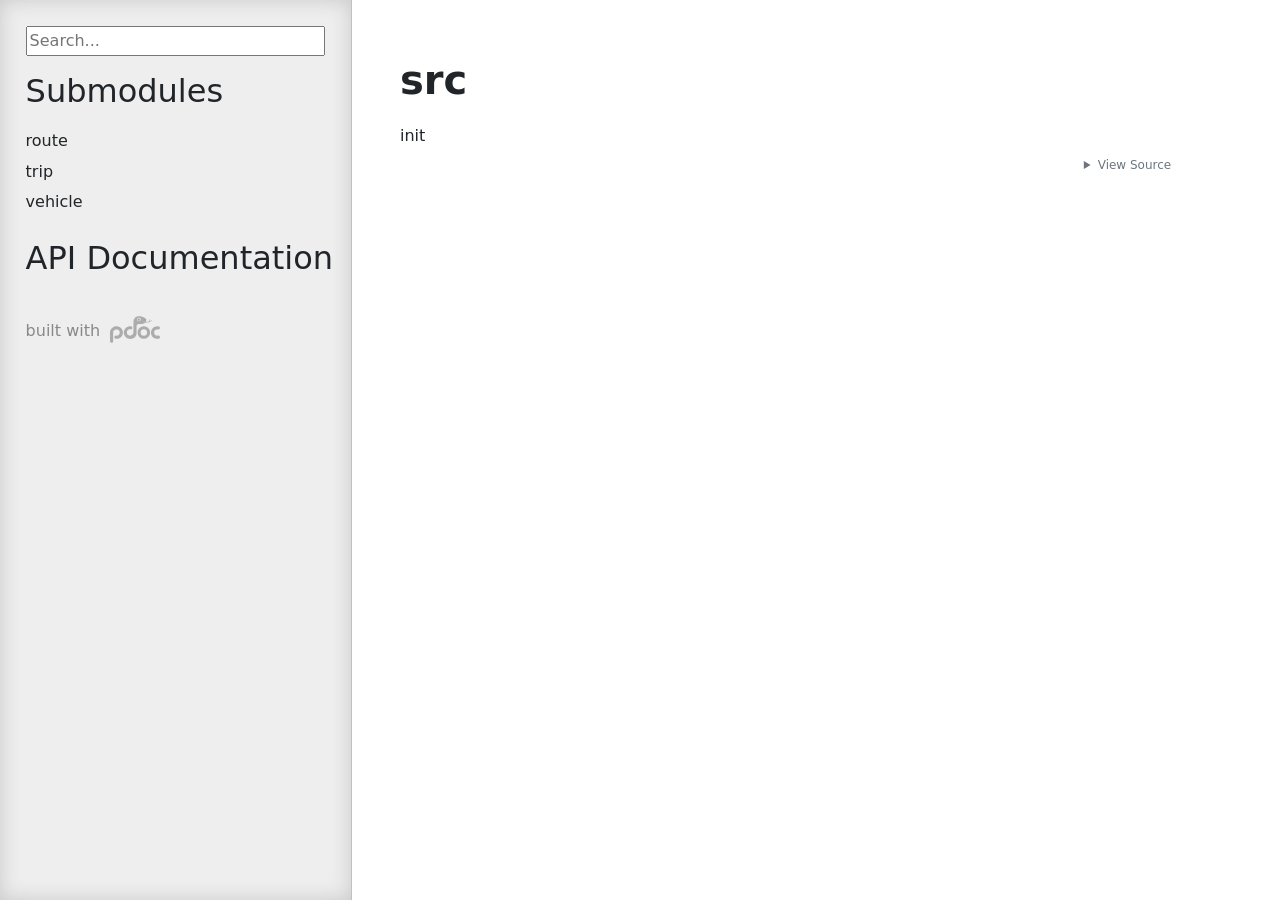
<file: docs/api/src.html>
<!doctype html>
<html lang="en">
<head>
    <meta charset="utf-8">
    <meta name="viewport" content="width=device-width, initial-scale=1">
    <meta name="generator" content="pdoc 16.0.0"/>
    <title>src API documentation</title>

    <style>/*! * Bootstrap Reboot v5.0.0 (https://getbootstrap.com/) * Copyright 2011-2021 The Bootstrap Authors * Copyright 2011-2021 Twitter, Inc. * Licensed under MIT (https://github.com/twbs/bootstrap/blob/main/LICENSE) * Forked from Normalize.css, licensed MIT (https://github.com/necolas/normalize.css/blob/master/LICENSE.md) */*,::after,::before{box-sizing:border-box}@media (prefers-reduced-motion:no-preference){:root{scroll-behavior:smooth}}body{margin:0;font-family:system-ui,-apple-system,"Segoe UI",Roboto,"Helvetica Neue",Arial,"Noto Sans","Liberation Sans",sans-serif,"Apple Color Emoji","Segoe UI Emoji","Segoe UI Symbol","Noto Color Emoji";font-size:1rem;font-weight:400;line-height:1.5;color:#212529;background-color:#fff;-webkit-text-size-adjust:100%;-webkit-tap-highlight-color:transparent}hr{margin:1rem 0;color:inherit;background-color:currentColor;border:0;opacity:.25}hr:not([size]){height:1px}h1,h2,h3,h4,h5,h6{margin-top:0;margin-bottom:.5rem;font-weight:500;line-height:1.2}h1{font-size:calc(1.375rem + 1.5vw)}@media (min-width:1200px){h1{font-size:2.5rem}}h2{font-size:calc(1.325rem + .9vw)}@media (min-width:1200px){h2{font-size:2rem}}h3{font-size:calc(1.3rem + .6vw)}@media (min-width:1200px){h3{font-size:1.75rem}}h4{font-size:calc(1.275rem + .3vw)}@media (min-width:1200px){h4{font-size:1.5rem}}h5{font-size:1.25rem}h6{font-size:1rem}p{margin-top:0;margin-bottom:1rem}abbr[data-bs-original-title],abbr[title]{-webkit-text-decoration:underline dotted;text-decoration:underline dotted;cursor:help;-webkit-text-decoration-skip-ink:none;text-decoration-skip-ink:none}address{margin-bottom:1rem;font-style:normal;line-height:inherit}ol,ul{padding-left:2rem}dl,ol,ul{margin-top:0;margin-bottom:1rem}ol ol,ol ul,ul ol,ul ul{margin-bottom:0}dt{font-weight:700}dd{margin-bottom:.5rem;margin-left:0}blockquote{margin:0 0 1rem}b,strong{font-weight:bolder}small{font-size:.875em}mark{padding:.2em;background-color:#fcf8e3}sub,sup{position:relative;font-size:.75em;line-height:0;vertical-align:baseline}sub{bottom:-.25em}sup{top:-.5em}a{color:#0d6efd;text-decoration:underline}a:hover{color:#0a58ca}a:not([href]):not([class]),a:not([href]):not([class]):hover{color:inherit;text-decoration:none}code,kbd,pre,samp{font-family:SFMono-Regular,Menlo,Monaco,Consolas,"Liberation Mono","Courier New",monospace;font-size:1em;direction:ltr;unicode-bidi:bidi-override}pre{display:block;margin-top:0;margin-bottom:1rem;overflow:auto;font-size:.875em}pre code{font-size:inherit;color:inherit;word-break:normal}code{font-size:.875em;color:#d63384;word-wrap:break-word}a>code{color:inherit}kbd{padding:.2rem .4rem;font-size:.875em;color:#fff;background-color:#212529;border-radius:.2rem}kbd kbd{padding:0;font-size:1em;font-weight:700}figure{margin:0 0 1rem}img,svg{vertical-align:middle}table{caption-side:bottom;border-collapse:collapse}caption{padding-top:.5rem;padding-bottom:.5rem;color:#6c757d;text-align:left}th{text-align:inherit;text-align:-webkit-match-parent}tbody,td,tfoot,th,thead,tr{border-color:inherit;border-style:solid;border-width:0}label{display:inline-block}button{border-radius:0}button:focus:not(:focus-visible){outline:0}button,input,optgroup,select,textarea{margin:0;font-family:inherit;font-size:inherit;line-height:inherit}button,select{text-transform:none}[role=button]{cursor:pointer}select{word-wrap:normal}select:disabled{opacity:1}[list]::-webkit-calendar-picker-indicator{display:none}[type=button],[type=reset],[type=submit],button{-webkit-appearance:button}[type=button]:not(:disabled),[type=reset]:not(:disabled),[type=submit]:not(:disabled),button:not(:disabled){cursor:pointer}::-moz-focus-inner{padding:0;border-style:none}textarea{resize:vertical}fieldset{min-width:0;padding:0;margin:0;border:0}legend{float:left;width:100%;padding:0;margin-bottom:.5rem;font-size:calc(1.275rem + .3vw);line-height:inherit}@media (min-width:1200px){legend{font-size:1.5rem}}legend+*{clear:left}::-webkit-datetime-edit-day-field,::-webkit-datetime-edit-fields-wrapper,::-webkit-datetime-edit-hour-field,::-webkit-datetime-edit-minute,::-webkit-datetime-edit-month-field,::-webkit-datetime-edit-text,::-webkit-datetime-edit-year-field{padding:0}::-webkit-inner-spin-button{height:auto}[type=search]{outline-offset:-2px;-webkit-appearance:textfield}::-webkit-search-decoration{-webkit-appearance:none}::-webkit-color-swatch-wrapper{padding:0}::file-selector-button{font:inherit}::-webkit-file-upload-button{font:inherit;-webkit-appearance:button}output{display:inline-block}iframe{border:0}summary{display:list-item;cursor:pointer}progress{vertical-align:baseline}[hidden]{display:none!important}</style>
    <style>/*! syntax-highlighting.css */pre{line-height:125%;}span.linenos{color:inherit; background-color:transparent; padding-left:5px; padding-right:20px;}.pdoc-code .hll{background-color:#ffffcc}.pdoc-code{background:#f8f8f8;}.pdoc-code .c{color:#3D7B7B; font-style:italic}.pdoc-code .err{border:1px solid #FF0000}.pdoc-code .k{color:#008000; font-weight:bold}.pdoc-code .o{color:#666666}.pdoc-code .ch{color:#3D7B7B; font-style:italic}.pdoc-code .cm{color:#3D7B7B; font-style:italic}.pdoc-code .cp{color:#9C6500}.pdoc-code .cpf{color:#3D7B7B; font-style:italic}.pdoc-code .c1{color:#3D7B7B; font-style:italic}.pdoc-code .cs{color:#3D7B7B; font-style:italic}.pdoc-code .gd{color:#A00000}.pdoc-code .ge{font-style:italic}.pdoc-code .gr{color:#E40000}.pdoc-code .gh{color:#000080; font-weight:bold}.pdoc-code .gi{color:#008400}.pdoc-code .go{color:#717171}.pdoc-code .gp{color:#000080; font-weight:bold}.pdoc-code .gs{font-weight:bold}.pdoc-code .gu{color:#800080; font-weight:bold}.pdoc-code .gt{color:#0044DD}.pdoc-code .kc{color:#008000; font-weight:bold}.pdoc-code .kd{color:#008000; font-weight:bold}.pdoc-code .kn{color:#008000; font-weight:bold}.pdoc-code .kp{color:#008000}.pdoc-code .kr{color:#008000; font-weight:bold}.pdoc-code .kt{color:#B00040}.pdoc-code .m{color:#666666}.pdoc-code .s{color:#BA2121}.pdoc-code .na{color:#687822}.pdoc-code .nb{color:#008000}.pdoc-code .nc{color:#0000FF; font-weight:bold}.pdoc-code .no{color:#880000}.pdoc-code .nd{color:#AA22FF}.pdoc-code .ni{color:#717171; font-weight:bold}.pdoc-code .ne{color:#CB3F38; font-weight:bold}.pdoc-code .nf{color:#0000FF}.pdoc-code .nl{color:#767600}.pdoc-code .nn{color:#0000FF; font-weight:bold}.pdoc-code .nt{color:#008000; font-weight:bold}.pdoc-code .nv{color:#19177C}.pdoc-code .ow{color:#AA22FF; font-weight:bold}.pdoc-code .w{color:#bbbbbb}.pdoc-code .mb{color:#666666}.pdoc-code .mf{color:#666666}.pdoc-code .mh{color:#666666}.pdoc-code .mi{color:#666666}.pdoc-code .mo{color:#666666}.pdoc-code .sa{color:#BA2121}.pdoc-code .sb{color:#BA2121}.pdoc-code .sc{color:#BA2121}.pdoc-code .dl{color:#BA2121}.pdoc-code .sd{color:#BA2121; font-style:italic}.pdoc-code .s2{color:#BA2121}.pdoc-code .se{color:#AA5D1F; font-weight:bold}.pdoc-code .sh{color:#BA2121}.pdoc-code .si{color:#A45A77; font-weight:bold}.pdoc-code .sx{color:#008000}.pdoc-code .sr{color:#A45A77}.pdoc-code .s1{color:#BA2121}.pdoc-code .ss{color:#19177C}.pdoc-code .bp{color:#008000}.pdoc-code .fm{color:#0000FF}.pdoc-code .vc{color:#19177C}.pdoc-code .vg{color:#19177C}.pdoc-code .vi{color:#19177C}.pdoc-code .vm{color:#19177C}.pdoc-code .il{color:#666666}</style>
    <style>/*! theme.css */:root{--pdoc-background:#fff;}.pdoc{--text:#212529;--muted:#6c757d;--link:#3660a5;--link-hover:#1659c5;--code:#f8f8f8;--active:#fff598;--accent:#eee;--accent2:#c1c1c1;--nav-hover:rgba(255, 255, 255, 0.5);--name:#0066BB;--def:#008800;--annotation:#007020;}</style>
    <style>/*! layout.css */html, body{width:100%;height:100%;}html, main{scroll-behavior:smooth;}body{background-color:var(--pdoc-background);}@media (max-width:769px){#navtoggle{cursor:pointer;position:absolute;width:50px;height:40px;top:1rem;right:1rem;border-color:var(--text);color:var(--text);display:flex;opacity:0.8;z-index:999;}#navtoggle:hover{opacity:1;}#togglestate + div{display:none;}#togglestate:checked + div{display:inherit;}main, header{padding:2rem 3vw;}header + main{margin-top:-3rem;}.git-button{display:none !important;}nav input[type="search"]{max-width:77%;}nav input[type="search"]:first-child{margin-top:-6px;}nav input[type="search"]:valid ~ *{display:none !important;}}@media (min-width:770px){:root{--sidebar-width:clamp(12.5rem, 28vw, 22rem);}nav{position:fixed;overflow:auto;height:100vh;width:var(--sidebar-width);}main, header{padding:3rem 2rem 3rem calc(var(--sidebar-width) + 3rem);width:calc(54rem + var(--sidebar-width));max-width:100%;}header + main{margin-top:-4rem;}#navtoggle{display:none;}}#togglestate{position:absolute;height:0;opacity:0;}nav.pdoc{--pad:clamp(0.5rem, 2vw, 1.75rem);--indent:1.5rem;background-color:var(--accent);border-right:1px solid var(--accent2);box-shadow:0 0 20px rgba(50, 50, 50, .2) inset;padding:0 0 0 var(--pad);overflow-wrap:anywhere;scrollbar-width:thin; scrollbar-color:var(--accent2) transparent; z-index:1}nav.pdoc::-webkit-scrollbar{width:.4rem; }nav.pdoc::-webkit-scrollbar-thumb{background-color:var(--accent2); }nav.pdoc > div{padding:var(--pad) 0;}nav.pdoc .module-list-button{display:inline-flex;align-items:center;color:var(--text);border-color:var(--muted);margin-bottom:1rem;}nav.pdoc .module-list-button:hover{border-color:var(--text);}nav.pdoc input[type=search]{display:block;outline-offset:0;width:calc(100% - var(--pad));}nav.pdoc .logo{max-width:calc(100% - var(--pad));max-height:35vh;display:block;margin:0 auto 1rem;transform:translate(calc(-.5 * var(--pad)), 0);}nav.pdoc ul{list-style:none;padding-left:0;}nav.pdoc > div > ul{margin-left:calc(0px - var(--pad));}nav.pdoc li a{padding:.2rem 0 .2rem calc(var(--pad) + var(--indent));}nav.pdoc > div > ul > li > a{padding-left:var(--pad);}nav.pdoc li{transition:all 100ms;}nav.pdoc li:hover{background-color:var(--nav-hover);}nav.pdoc a, nav.pdoc a:hover{color:var(--text);}nav.pdoc a{display:block;}nav.pdoc > h2:first-of-type{margin-top:1.5rem;}nav.pdoc .class:before{content:"class ";color:var(--muted);}nav.pdoc .function:after{content:"()";color:var(--muted);}nav.pdoc footer:before{content:"";display:block;width:calc(100% - var(--pad));border-top:solid var(--accent2) 1px;margin-top:1.5rem;padding-top:.5rem;}nav.pdoc footer{font-size:small;}</style>
    <style>/*! content.css */.pdoc{color:var(--text);box-sizing:border-box;line-height:1.5;background:none;}.pdoc .pdoc-button{cursor:pointer;display:inline-block;border:solid black 1px;border-radius:2px;font-size:.75rem;padding:calc(0.5em - 1px) 1em;transition:100ms all;}.pdoc .alert{padding:1rem 1rem 1rem calc(1.5rem + 24px);border:1px solid transparent;border-radius:.25rem;background-repeat:no-repeat;background-position:.75rem center;margin-bottom:1rem;}.pdoc .alert > em{display:none;}.pdoc .alert > *:last-child{margin-bottom:0;}.pdoc .alert.note{color:#084298;background-color:#cfe2ff;border-color:#b6d4fe;background-image:url("data:image/svg+xml,%3Csvg%20xmlns%3D%22http%3A//www.w3.org/2000/svg%22%20width%3D%2224%22%20height%3D%2224%22%20fill%3D%22%23084298%22%20viewBox%3D%220%200%2016%2016%22%3E%3Cpath%20d%3D%22M8%2016A8%208%200%201%200%208%200a8%208%200%200%200%200%2016zm.93-9.412-1%204.705c-.07.34.029.533.304.533.194%200%20.487-.07.686-.246l-.088.416c-.287.346-.92.598-1.465.598-.703%200-1.002-.422-.808-1.319l.738-3.468c.064-.293.006-.399-.287-.47l-.451-.081.082-.381%202.29-.287zM8%205.5a1%201%200%201%201%200-2%201%201%200%200%201%200%202z%22/%3E%3C/svg%3E");}.pdoc .alert.tip{color:#0a3622;background-color:#d1e7dd;border-color:#a3cfbb;background-image:url("data:image/svg+xml,%3Csvg%20xmlns%3D%22http%3A//www.w3.org/2000/svg%22%20width%3D%2224%22%20height%3D%2224%22%20fill%3D%22%230a3622%22%20viewBox%3D%220%200%2016%2016%22%3E%3Cpath%20d%3D%22M2%206a6%206%200%201%201%2010.174%204.31c-.203.196-.359.4-.453.619l-.762%201.769A.5.5%200%200%201%2010.5%2013a.5.5%200%200%201%200%201%20.5.5%200%200%201%200%201l-.224.447a1%201%200%200%201-.894.553H6.618a1%201%200%200%201-.894-.553L5.5%2015a.5.5%200%200%201%200-1%20.5.5%200%200%201%200-1%20.5.5%200%200%201-.46-.302l-.761-1.77a2%202%200%200%200-.453-.618A5.98%205.98%200%200%201%202%206m6-5a5%205%200%200%200-3.479%208.592c.263.254.514.564.676.941L5.83%2012h4.342l.632-1.467c.162-.377.413-.687.676-.941A5%205%200%200%200%208%201%22/%3E%3C/svg%3E");}.pdoc .alert.important{color:#055160;background-color:#cff4fc;border-color:#9eeaf9;background-image:url("data:image/svg+xml,%3Csvg%20xmlns%3D%22http%3A//www.w3.org/2000/svg%22%20width%3D%2224%22%20height%3D%2224%22%20fill%3D%22%23055160%22%20viewBox%3D%220%200%2016%2016%22%3E%3Cpath%20d%3D%22M2%200a2%202%200%200%200-2%202v12a2%202%200%200%200%202%202h12a2%202%200%200%200%202-2V2a2%202%200%200%200-2-2zm6%204c.535%200%20.954.462.9.995l-.35%203.507a.552.552%200%200%201-1.1%200L7.1%204.995A.905.905%200%200%201%208%204m.002%206a1%201%200%201%201%200%202%201%201%200%200%201%200-2%22/%3E%3C/svg%3E");}.pdoc .alert.warning{color:#664d03;background-color:#fff3cd;border-color:#ffecb5;background-image:url("data:image/svg+xml,%3Csvg%20xmlns%3D%22http%3A//www.w3.org/2000/svg%22%20width%3D%2224%22%20height%3D%2224%22%20fill%3D%22%23664d03%22%20viewBox%3D%220%200%2016%2016%22%3E%3Cpath%20d%3D%22M8.982%201.566a1.13%201.13%200%200%200-1.96%200L.165%2013.233c-.457.778.091%201.767.98%201.767h13.713c.889%200%201.438-.99.98-1.767L8.982%201.566zM8%205c.535%200%20.954.462.9.995l-.35%203.507a.552.552%200%200%201-1.1%200L7.1%205.995A.905.905%200%200%201%208%205zm.002%206a1%201%200%201%201%200%202%201%201%200%200%201%200-2z%22/%3E%3C/svg%3E");}.pdoc .alert.caution{color:#842029;background-color:#f8d7da;border-color:#f5c2c7;background-image:url("data:image/svg+xml,%3Csvg%20xmlns%3D%22http%3A//www.w3.org/2000/svg%22%20width%3D%2224%22%20height%3D%2224%22%20fill%3D%22%23842029%22%20viewBox%3D%220%200%2016%2016%22%3E%3Cpath%20d%3D%22M11.46.146A.5.5%200%200%200%2011.107%200H4.893a.5.5%200%200%200-.353.146L.146%204.54A.5.5%200%200%200%200%204.893v6.214a.5.5%200%200%200%20.146.353l4.394%204.394a.5.5%200%200%200%20.353.146h6.214a.5.5%200%200%200%20.353-.146l4.394-4.394a.5.5%200%200%200%20.146-.353V4.893a.5.5%200%200%200-.146-.353zM8%204c.535%200%20.954.462.9.995l-.35%203.507a.552.552%200%200%201-1.1%200L7.1%204.995A.905.905%200%200%201%208%204m.002%206a1%201%200%201%201%200%202%201%201%200%200%201%200-2%22/%3E%3C/svg%3E");}.pdoc .alert.danger{color:#842029;background-color:#f8d7da;border-color:#f5c2c7;background-image:url("data:image/svg+xml,%3Csvg%20xmlns%3D%22http%3A//www.w3.org/2000/svg%22%20width%3D%2224%22%20height%3D%2224%22%20fill%3D%22%23842029%22%20viewBox%3D%220%200%2016%2016%22%3E%3Cpath%20d%3D%22M5.52.359A.5.5%200%200%201%206%200h4a.5.5%200%200%201%20.474.658L8.694%206H12.5a.5.5%200%200%201%20.395.807l-7%209a.5.5%200%200%201-.873-.454L6.823%209.5H3.5a.5.5%200%200%201-.48-.641l2.5-8.5z%22/%3E%3C/svg%3E");}.pdoc .visually-hidden{position:absolute !important;width:1px !important;height:1px !important;padding:0 !important;margin:-1px !important;overflow:hidden !important;clip:rect(0, 0, 0, 0) !important;white-space:nowrap !important;border:0 !important;}.pdoc h1, .pdoc h2, .pdoc h3{font-weight:300;margin:.3em 0;padding:.2em 0;}.pdoc > section:not(.module-info) h1{font-size:1.5rem;font-weight:500;}.pdoc > section:not(.module-info) h2{font-size:1.4rem;font-weight:500;}.pdoc > section:not(.module-info) h3{font-size:1.3rem;font-weight:500;}.pdoc > section:not(.module-info) h4{font-size:1.2rem;}.pdoc > section:not(.module-info) h5{font-size:1.1rem;}.pdoc a{text-decoration:none;color:var(--link);}.pdoc a:hover{color:var(--link-hover);}.pdoc blockquote{margin-left:2rem;}.pdoc pre{border-top:1px solid var(--accent2);border-bottom:1px solid var(--accent2);margin-top:0;margin-bottom:1em;padding:.5rem 0 .5rem .5rem;overflow-x:auto;background-color:var(--code);}.pdoc code{color:var(--text);padding:.2em .4em;margin:0;font-size:85%;background-color:var(--accent);border-radius:6px;}.pdoc a > code{color:inherit;}.pdoc pre > code{display:inline-block;font-size:inherit;background:none;border:none;padding:0;}.pdoc > section:not(.module-info){margin-bottom:1.5rem;}.pdoc .modulename{margin-top:0;font-weight:bold;}.pdoc .modulename a{color:var(--link);transition:100ms all;}.pdoc .git-button{float:right;border:solid var(--link) 1px;}.pdoc .git-button:hover{background-color:var(--link);color:var(--pdoc-background);}.view-source-toggle-state,.view-source-toggle-state ~ .pdoc-code{display:none;}.view-source-toggle-state:checked ~ .pdoc-code{display:block;}.view-source-button{display:inline-block;float:right;font-size:.75rem;line-height:1.5rem;color:var(--muted);padding:0 .4rem 0 1.3rem;cursor:pointer;text-indent:-2px;}.view-source-button > span{visibility:hidden;}.module-info .view-source-button{float:none;display:flex;justify-content:flex-end;margin:-1.2rem .4rem -.2rem 0;}.view-source-button::before{position:absolute;content:"View Source";display:list-item;list-style-type:disclosure-closed;}.view-source-toggle-state:checked ~ .attr .view-source-button::before,.view-source-toggle-state:checked ~ .view-source-button::before{list-style-type:disclosure-open;}.pdoc .docstring{margin-bottom:1.5rem;}.pdoc section:not(.module-info) .docstring{margin-left:clamp(0rem, 5vw - 2rem, 1rem);}.pdoc .docstring .pdoc-code{margin-left:1em;margin-right:1em;}.pdoc h1:target,.pdoc h2:target,.pdoc h3:target,.pdoc h4:target,.pdoc h5:target,.pdoc h6:target,.pdoc .pdoc-code > pre > span:target{background-color:var(--active);box-shadow:-1rem 0 0 0 var(--active);}.pdoc .pdoc-code > pre > span:target{display:block;}.pdoc div:target > .attr,.pdoc section:target > .attr,.pdoc dd:target > a{background-color:var(--active);}.pdoc *{scroll-margin:2rem;}.pdoc .pdoc-code .linenos{user-select:none;}.pdoc .attr:hover{filter:contrast(0.95);}.pdoc section, .pdoc .classattr{position:relative;}.pdoc .headerlink{--width:clamp(1rem, 3vw, 2rem);position:absolute;top:0;left:calc(0rem - var(--width));transition:all 100ms ease-in-out;opacity:0;}.pdoc .headerlink::before{content:"#";display:block;text-align:center;width:var(--width);height:2.3rem;line-height:2.3rem;font-size:1.5rem;}.pdoc .attr:hover ~ .headerlink,.pdoc *:target > .headerlink,.pdoc .headerlink:hover{opacity:1;}.pdoc .attr{display:block;margin:.5rem 0 .5rem;padding:.4rem .4rem .4rem 1rem;background-color:var(--accent);overflow-x:auto;}.pdoc .classattr{margin-left:2rem;}.pdoc .decorator-deprecated{color:#842029;}.pdoc .decorator-deprecated ~ span{filter:grayscale(1) opacity(0.8);}.pdoc .name{color:var(--name);font-weight:bold;}.pdoc .def{color:var(--def);font-weight:bold;}.pdoc .signature{background-color:transparent;}.pdoc .param, .pdoc .return-annotation{white-space:pre;}.pdoc .signature.multiline .param{display:block;}.pdoc .signature.condensed .param{display:inline-block;}.pdoc .annotation{color:var(--annotation);}.pdoc .view-value-toggle-state,.pdoc .view-value-toggle-state ~ .default_value{display:none;}.pdoc .view-value-toggle-state:checked ~ .default_value{display:inherit;}.pdoc .view-value-button{font-size:.5rem;vertical-align:middle;border-style:dashed;margin-top:-0.1rem;}.pdoc .view-value-button:hover{background:white;}.pdoc .view-value-button::before{content:"show";text-align:center;width:2.2em;display:inline-block;}.pdoc .view-value-toggle-state:checked ~ .view-value-button::before{content:"hide";}.pdoc .inherited{margin-left:2rem;}.pdoc .inherited dt{font-weight:700;}.pdoc .inherited dt, .pdoc .inherited dd{display:inline;margin-left:0;margin-bottom:.5rem;}.pdoc .inherited dd:not(:last-child):after{content:", ";}.pdoc .inherited .class:before{content:"class ";}.pdoc .inherited .function a:after{content:"()";}.pdoc .search-result .docstring{overflow:auto;max-height:25vh;}.pdoc .search-result.focused > .attr{background-color:var(--active);}.pdoc .attribution{margin-top:2rem;display:block;opacity:0.5;transition:all 200ms;filter:grayscale(100%);}.pdoc .attribution:hover{opacity:1;filter:grayscale(0%);}.pdoc .attribution img{margin-left:5px;height:27px;vertical-align:bottom;width:50px;transition:all 200ms;}.pdoc table{display:block;width:max-content;max-width:100%;overflow:auto;margin-bottom:1rem;}.pdoc table th{font-weight:600;}.pdoc table th, .pdoc table td{padding:6px 13px;border:1px solid var(--accent2);}</style>
    <style>/*! custom.css */</style></head>
<body>
    <nav class="pdoc">
        <label id="navtoggle" for="togglestate" class="pdoc-button"><svg xmlns='http://www.w3.org/2000/svg' viewBox='0 0 30 30'><path stroke-linecap='round' stroke="currentColor" stroke-miterlimit='10' stroke-width='2' d='M4 7h22M4 15h22M4 23h22'/></svg></label>
        <input id="togglestate" type="checkbox" aria-hidden="true" tabindex="-1">
        <div>

            <input type="search" placeholder="Search..." role="searchbox" aria-label="search"
                   pattern=".+" required>


            <h2>Submodules</h2>
            <ul>
                    <li><a href="src/route.html">route</a></li>
                    <li><a href="src/trip.html">trip</a></li>
                    <li><a href="src/vehicle.html">vehicle</a></li>
            </ul>

            <h2>API Documentation</h2>
                <ul class="memberlist">
    </ul>



        <a class="attribution" title="pdoc: Python API documentation generator" href="https://pdoc.dev" target="_blank">
            built with <span class="visually-hidden">pdoc</span><img
                alt="pdoc logo"
                src="data:image/svg+xml,%3Csvg%20xmlns%3D%22http%3A//www.w3.org/2000/svg%22%20role%3D%22img%22%20aria-label%3D%22pdoc%20logo%22%20width%3D%22300%22%20height%3D%22160%22%20viewBox%3D%220%200%20150%2080%22%3E%3Ctitle%3Epdoc%3C/title%3E%3Cpath%20d%3D%22M132.316%2048.886c.276-4.679%202.342-6.698%204.409-7.982s4.27-1.165%206.751-1.055c1.586.07%203.044.156%204.222-.482%201.142-.619%202.026-1.932%202.162-3.739.268-3.576-1.929-5.368-5.006-5.551s-7.599.524-10.517%201.606c-4.455%201.652-8.588%206.606-9.552%208.992s-2.342%206.193-1.745%2010.873%202.664%209.221%205.878%2011.79%205.878%203.808%2010.103%204.312%203.444.229%206.062.229%205.006-2.202%204.914-4.909-2.296-5.001-4.501-4.863-3.077.505-5.281.229-7.715-2.064-7.899-9.451z%22%20fill%3D%22%23198754%22/%3E%3Ccircle%20cx%3D%22101.504%22%20cy%3D%2248.943%22%20r%3D%2214.208%22%20fill%3D%22none%22%20stroke%3D%22%23198754%22%20stroke-width%3D%229.354%22/%3E%3Cpath%20d%3D%22M87.81.002c-3.637.065-5.001.454-7.014%201.232s-3.443%201.363-6.3%204.282c-1.723%201.76-3.148%205.019-3.776%207.329-.413%201.521-.316%202.63-.316%202.63l-.195%2034.612c.065%205.774-6.755%208.305-9.612%208.37s-9.678-1.038-9.743-9.408%207.128-9.521%208.362-9.521c1.413-.13%202.526-.021%203.718-.016%202.071.009%204.157-.778%204.092-4.671s-4.157-4.736-4.157-4.736c-6.3-.843-11.43%202.206-11.43%202.206S40.917%2038.15%2041.372%2049.634%2051.568%2068.19%2061.311%2068.125s18.316-7.007%2018.445-17.193l.13-22.772c.046-2.291%202.683-3.644%204.476-4.203.745-.232%201.694-.274%201.694-.274l10.457-.13s4.871-.324%207.729-3.114%204.352-6.294%204.352-6.294.974-3.049.13-4.606-.195-1.233-2.792-3.309-8.573-4.477-8.573-4.477S91.447-.063%2087.81.002zM0%2047.169l.065%2028.417S0%2080.127%204.481%2079.997s5.072-3.866%205.049-4.152l-.113-28.482s1.624-7.656%209.937-7.721%2010.002%206.942%2010.002%208.499-.909%2010.51-9.093%2010.51c-.948%200-2.99-.567-4.145-.272-3.919%201-3.194%204.554-3.194%204.554s.065%205.061%207.404%204.996%2018.575-6.034%2018.575-19.074S26.953%2030.04%2019.549%2029.91%201.234%2035.296%200%2047.169z%22%20fill%3D%22%23198754%22/%3E%3Cg%20transform%3D%22matrix%28.325601%200%200%20.325256%20-10.32669%20-45.802786%29%22%3E%3Ccircle%20cx%3D%22297.554%22%20cy%3D%22172.286%22%20r%3D%2216.5%22%20fill%3D%22%23fff%22/%3E%3Cellipse%20cx%3D%22297.709%22%20cy%3D%22172.642%22%20rx%3D%2211.071%22%20ry%3D%2210.871%22%20fill%3D%22%23105a48%22/%3E%3Ccircle%20cx%3D%22304.104%22%20cy%3D%22167.667%22%20r%3D%224.5%22%20fill%3D%22%23fff%22/%3E%3C/g%3E%3Cpath%20d%3D%22M94.661%2017.032l.893-1.476s.99.714%201.916.925%201.575.114%202.955.114l14.565-.162c1.283-.032%203.085-.762%203.02-3.293s-.373-3.503-.373-3.503l1.283-.487s.52.503.877%201.573.309%201.995.292%202.66-.227%201.541-.227%201.541%201.564-.308%202.359-1.038.823-.779%201.489-1.508.812-.86.812-.86.552-.13.877.26.341.957.065%201.46-1.672%202.206-3.247%203.066-2.76%201.427-3.929%201.768-3.848.73-7.063.714l-10.944-.114s-2.143-.081-3.02-.373-2.241-.973-2.598-1.265z%22%20fill%3D%22%23d36d49%22/%3E%3Cg%20fill%3D%22%23105a48%22%3E%3Cellipse%20cx%3D%2293.052%22%20cy%3D%2243.567%22%20rx%3D%22.869%22%20ry%3D%221.014%22%20transform%3D%22rotate%28341.022%29%22/%3E%3Cellipse%20cx%3D%22104.3%22%20cy%3D%22-16.184%22%20rx%3D%22.865%22%20ry%3D%221.009%22%20transform%3D%22rotate%2814.786%29%22/%3E%3C/g%3E%3C/svg%3E"/>
        </a>
</div>
    </nav>
    <main class="pdoc">
            <section class="module-info">
                    <h1 class="modulename">
src    </h1>

                        <div class="docstring"><p>init</p>
</div>

                        <input id="mod-src-view-source" class="view-source-toggle-state" type="checkbox" aria-hidden="true" tabindex="-1">

                        <label class="view-source-button" for="mod-src-view-source"><span>View Source</span></label>

                        <div class="pdoc-code codehilite"><pre><span></span><span id="L-1"><a href="#L-1"><span class="linenos">1</span></a><span class="sd">&quot;&quot;&quot;init&quot;&quot;&quot;</span>
</span><span id="L-2"><a href="#L-2"><span class="linenos">2</span></a><span class="n">__docformat__</span> <span class="o">=</span> <span class="s2">&quot;numpy&quot;</span>
</span></pre></div>


            </section>
    </main>
<script>
    function escapeHTML(html) {
        return document.createElement('div').appendChild(document.createTextNode(html)).parentNode.innerHTML;
    }

    const originalContent = document.querySelector("main.pdoc");
    let currentContent = originalContent;

    function setContent(innerHTML) {
        let elem;
        if (innerHTML) {
            elem = document.createElement("main");
            elem.classList.add("pdoc");
            elem.innerHTML = innerHTML;
        } else {
            elem = originalContent;
        }
        if (currentContent !== elem) {
            currentContent.replaceWith(elem);
            currentContent = elem;
        }
    }

    function getSearchTerm() {
        return (new URL(window.location)).searchParams.get("search");
    }

    const searchBox = document.querySelector(".pdoc input[type=search]");
    searchBox.addEventListener("input", function () {
        let url = new URL(window.location);
        if (searchBox.value.trim()) {
            url.hash = "";
            url.searchParams.set("search", searchBox.value);
        } else {
            url.searchParams.delete("search");
        }
        history.replaceState("", "", url.toString());
        onInput();
    });
    window.addEventListener("popstate", onInput);


    let search, searchErr;

    async function initialize() {
        try {
            search = await new Promise((resolve, reject) => {
                const script = document.createElement("script");
                script.type = "text/javascript";
                script.async = true;
                script.onload = () => resolve(window.pdocSearch);
                script.onerror = (e) => reject(e);
                script.src = "search.js";
                document.getElementsByTagName("head")[0].appendChild(script);
            });
        } catch (e) {
            console.error("Cannot fetch pdoc search index");
            searchErr = "Cannot fetch search index.";
        }
        onInput();

        document.querySelector("nav.pdoc").addEventListener("click", e => {
            if (e.target.hash) {
                searchBox.value = "";
                searchBox.dispatchEvent(new Event("input"));
            }
        });
    }

    function onInput() {
        setContent((() => {
            const term = getSearchTerm();
            if (!term) {
                return null
            }
            if (searchErr) {
                return `<h3>Error: ${searchErr}</h3>`
            }
            if (!search) {
                return "<h3>Searching...</h3>"
            }

            window.scrollTo({top: 0, left: 0, behavior: 'auto'});

            const results = search(term);

            let html;
            if (results.length === 0) {
                html = `No search results for '${escapeHTML(term)}'.`
            } else {
                html = `<h4>${results.length} search result${results.length > 1 ? "s" : ""} for '${escapeHTML(term)}'.</h4>`;
            }
            for (let result of results.slice(0, 10)) {
                let doc = result.doc;
                let url = `${doc.modulename.replaceAll(".", "/")}.html`;
                if (doc.qualname) {
                    url += `#${doc.qualname}`;
                }

                let heading;
                switch (result.doc.kind) {
                    case "function":
                        if (doc.fullname.endsWith(".__init__")) {
                            heading = `<span class="name">${doc.fullname.replace(/\.__init__$/, "")}</span>${doc.signature}`;
                        } else {
                            heading = `<span class="def">${doc.funcdef}</span> <span class="name">${doc.fullname}</span>${doc.signature}`;
                        }
                        break;
                    case "class":
                        heading = `<span class="def">class</span> <span class="name">${doc.fullname}</span>`;
                        if (doc.bases)
                            heading += `<wbr>(<span class="base">${doc.bases}</span>)`;
                        heading += `:`;
                        break;
                    case "variable":
                        heading = `<span class="name">${doc.fullname}</span>`;
                        if (doc.annotation)
                            heading += `<span class="annotation">${doc.annotation}</span>`;
                        if (doc.default_value)
                            heading += `<span class="default_value"> = ${doc.default_value}</span>`;
                        break;
                    default:
                        heading = `<span class="name">${doc.fullname}</span>`;
                        break;
                }
                html += `
                        <section class="search-result">
                        <a href="${url}" class="attr ${doc.kind}">${heading}</a>
                        <div class="docstring">${doc.doc}</div>
                        </section>
                    `;

            }
            return html;
        })());
    }

    if (getSearchTerm()) {
        initialize();
        searchBox.value = getSearchTerm();
        onInput();
    } else {
        searchBox.addEventListener("focus", initialize, {once: true});
    }

    searchBox.addEventListener("keydown", e => {
        if (["ArrowDown", "ArrowUp", "Enter"].includes(e.key)) {
            let focused = currentContent.querySelector(".search-result.focused");
            if (!focused) {
                currentContent.querySelector(".search-result").classList.add("focused");
            } else if (
                e.key === "ArrowDown"
                && focused.nextElementSibling
                && focused.nextElementSibling.classList.contains("search-result")
            ) {
                focused.classList.remove("focused");
                focused.nextElementSibling.classList.add("focused");
                focused.nextElementSibling.scrollIntoView({
                    behavior: "smooth",
                    block: "nearest",
                    inline: "nearest"
                });
            } else if (
                e.key === "ArrowUp"
                && focused.previousElementSibling
                && focused.previousElementSibling.classList.contains("search-result")
            ) {
                focused.classList.remove("focused");
                focused.previousElementSibling.classList.add("focused");
                focused.previousElementSibling.scrollIntoView({
                    behavior: "smooth",
                    block: "nearest",
                    inline: "nearest"
                });
            } else if (
                e.key === "Enter"
            ) {
                focused.querySelector("a").click();
            }
        }
    });
</script></body>
</html>
</file>
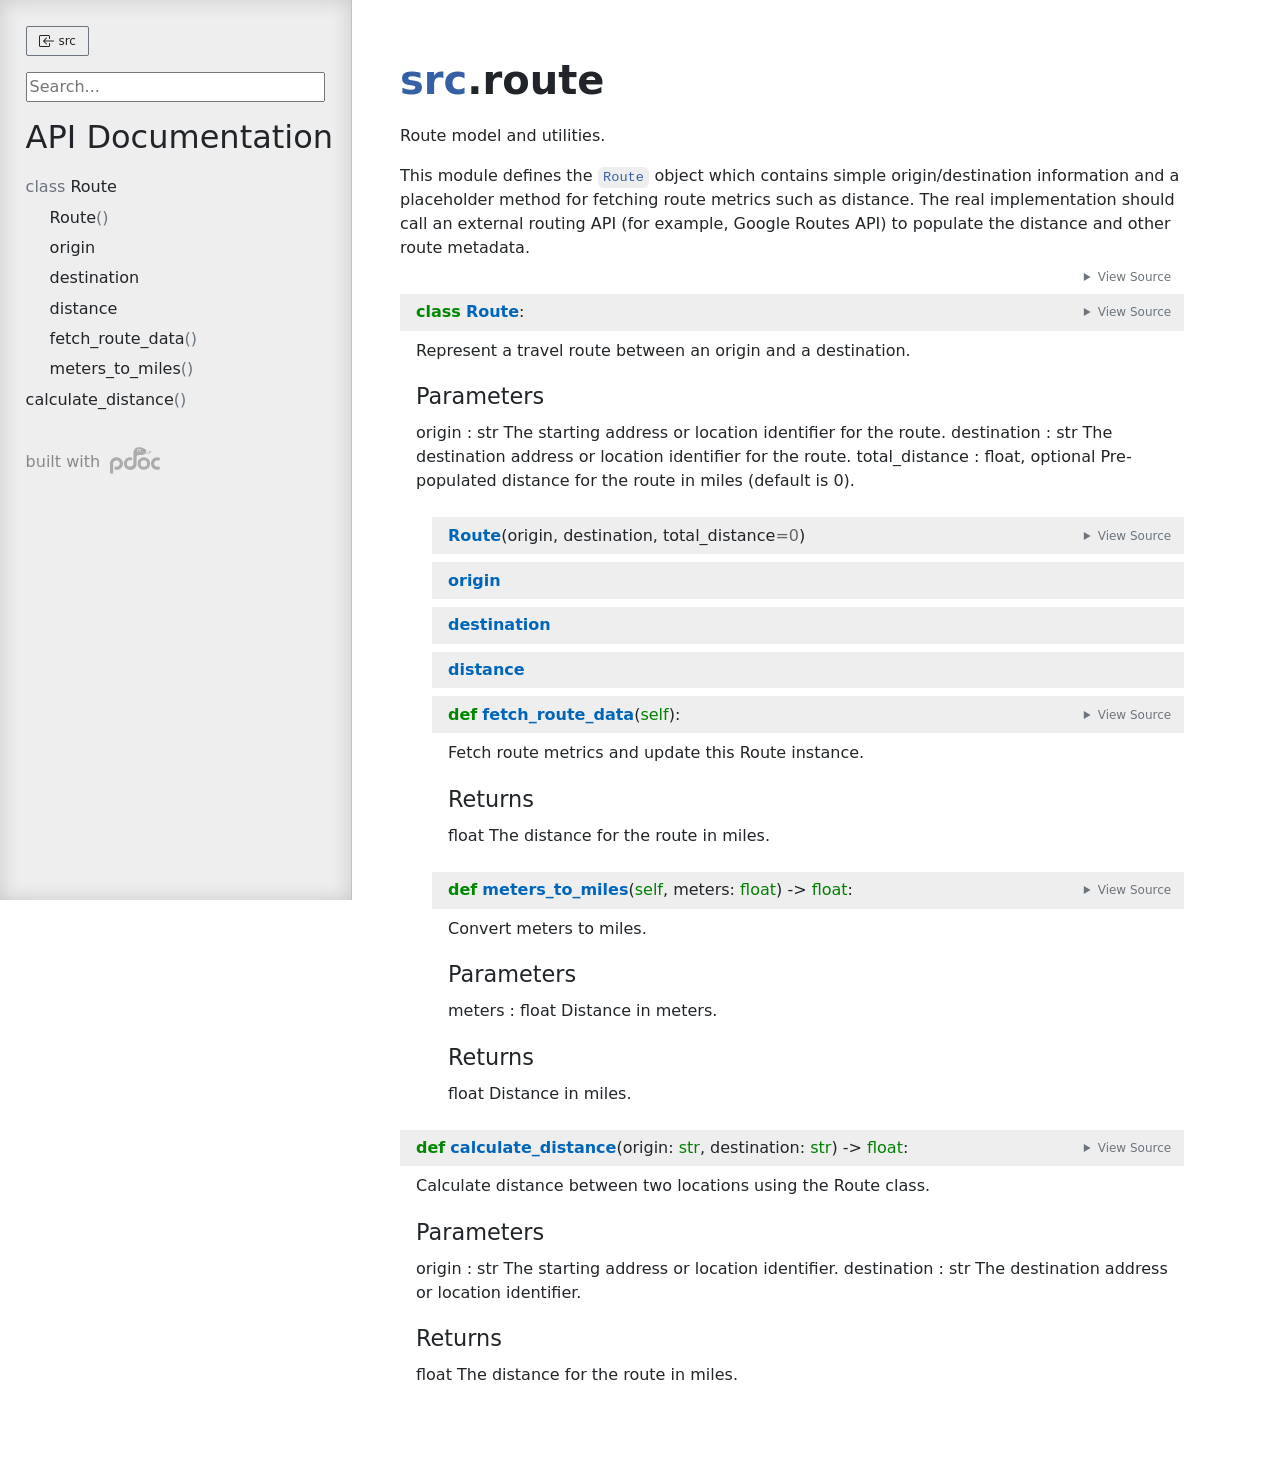
<file: docs/api/src/route.html>
<!doctype html>
<html lang="en">
<head>
    <meta charset="utf-8">
    <meta name="viewport" content="width=device-width, initial-scale=1">
    <meta name="generator" content="pdoc 16.0.0"/>
    <title>src.route API documentation</title>

    <style>/*! * Bootstrap Reboot v5.0.0 (https://getbootstrap.com/) * Copyright 2011-2021 The Bootstrap Authors * Copyright 2011-2021 Twitter, Inc. * Licensed under MIT (https://github.com/twbs/bootstrap/blob/main/LICENSE) * Forked from Normalize.css, licensed MIT (https://github.com/necolas/normalize.css/blob/master/LICENSE.md) */*,::after,::before{box-sizing:border-box}@media (prefers-reduced-motion:no-preference){:root{scroll-behavior:smooth}}body{margin:0;font-family:system-ui,-apple-system,"Segoe UI",Roboto,"Helvetica Neue",Arial,"Noto Sans","Liberation Sans",sans-serif,"Apple Color Emoji","Segoe UI Emoji","Segoe UI Symbol","Noto Color Emoji";font-size:1rem;font-weight:400;line-height:1.5;color:#212529;background-color:#fff;-webkit-text-size-adjust:100%;-webkit-tap-highlight-color:transparent}hr{margin:1rem 0;color:inherit;background-color:currentColor;border:0;opacity:.25}hr:not([size]){height:1px}h1,h2,h3,h4,h5,h6{margin-top:0;margin-bottom:.5rem;font-weight:500;line-height:1.2}h1{font-size:calc(1.375rem + 1.5vw)}@media (min-width:1200px){h1{font-size:2.5rem}}h2{font-size:calc(1.325rem + .9vw)}@media (min-width:1200px){h2{font-size:2rem}}h3{font-size:calc(1.3rem + .6vw)}@media (min-width:1200px){h3{font-size:1.75rem}}h4{font-size:calc(1.275rem + .3vw)}@media (min-width:1200px){h4{font-size:1.5rem}}h5{font-size:1.25rem}h6{font-size:1rem}p{margin-top:0;margin-bottom:1rem}abbr[data-bs-original-title],abbr[title]{-webkit-text-decoration:underline dotted;text-decoration:underline dotted;cursor:help;-webkit-text-decoration-skip-ink:none;text-decoration-skip-ink:none}address{margin-bottom:1rem;font-style:normal;line-height:inherit}ol,ul{padding-left:2rem}dl,ol,ul{margin-top:0;margin-bottom:1rem}ol ol,ol ul,ul ol,ul ul{margin-bottom:0}dt{font-weight:700}dd{margin-bottom:.5rem;margin-left:0}blockquote{margin:0 0 1rem}b,strong{font-weight:bolder}small{font-size:.875em}mark{padding:.2em;background-color:#fcf8e3}sub,sup{position:relative;font-size:.75em;line-height:0;vertical-align:baseline}sub{bottom:-.25em}sup{top:-.5em}a{color:#0d6efd;text-decoration:underline}a:hover{color:#0a58ca}a:not([href]):not([class]),a:not([href]):not([class]):hover{color:inherit;text-decoration:none}code,kbd,pre,samp{font-family:SFMono-Regular,Menlo,Monaco,Consolas,"Liberation Mono","Courier New",monospace;font-size:1em;direction:ltr;unicode-bidi:bidi-override}pre{display:block;margin-top:0;margin-bottom:1rem;overflow:auto;font-size:.875em}pre code{font-size:inherit;color:inherit;word-break:normal}code{font-size:.875em;color:#d63384;word-wrap:break-word}a>code{color:inherit}kbd{padding:.2rem .4rem;font-size:.875em;color:#fff;background-color:#212529;border-radius:.2rem}kbd kbd{padding:0;font-size:1em;font-weight:700}figure{margin:0 0 1rem}img,svg{vertical-align:middle}table{caption-side:bottom;border-collapse:collapse}caption{padding-top:.5rem;padding-bottom:.5rem;color:#6c757d;text-align:left}th{text-align:inherit;text-align:-webkit-match-parent}tbody,td,tfoot,th,thead,tr{border-color:inherit;border-style:solid;border-width:0}label{display:inline-block}button{border-radius:0}button:focus:not(:focus-visible){outline:0}button,input,optgroup,select,textarea{margin:0;font-family:inherit;font-size:inherit;line-height:inherit}button,select{text-transform:none}[role=button]{cursor:pointer}select{word-wrap:normal}select:disabled{opacity:1}[list]::-webkit-calendar-picker-indicator{display:none}[type=button],[type=reset],[type=submit],button{-webkit-appearance:button}[type=button]:not(:disabled),[type=reset]:not(:disabled),[type=submit]:not(:disabled),button:not(:disabled){cursor:pointer}::-moz-focus-inner{padding:0;border-style:none}textarea{resize:vertical}fieldset{min-width:0;padding:0;margin:0;border:0}legend{float:left;width:100%;padding:0;margin-bottom:.5rem;font-size:calc(1.275rem + .3vw);line-height:inherit}@media (min-width:1200px){legend{font-size:1.5rem}}legend+*{clear:left}::-webkit-datetime-edit-day-field,::-webkit-datetime-edit-fields-wrapper,::-webkit-datetime-edit-hour-field,::-webkit-datetime-edit-minute,::-webkit-datetime-edit-month-field,::-webkit-datetime-edit-text,::-webkit-datetime-edit-year-field{padding:0}::-webkit-inner-spin-button{height:auto}[type=search]{outline-offset:-2px;-webkit-appearance:textfield}::-webkit-search-decoration{-webkit-appearance:none}::-webkit-color-swatch-wrapper{padding:0}::file-selector-button{font:inherit}::-webkit-file-upload-button{font:inherit;-webkit-appearance:button}output{display:inline-block}iframe{border:0}summary{display:list-item;cursor:pointer}progress{vertical-align:baseline}[hidden]{display:none!important}</style>
    <style>/*! syntax-highlighting.css */pre{line-height:125%;}span.linenos{color:inherit; background-color:transparent; padding-left:5px; padding-right:20px;}.pdoc-code .hll{background-color:#ffffcc}.pdoc-code{background:#f8f8f8;}.pdoc-code .c{color:#3D7B7B; font-style:italic}.pdoc-code .err{border:1px solid #FF0000}.pdoc-code .k{color:#008000; font-weight:bold}.pdoc-code .o{color:#666666}.pdoc-code .ch{color:#3D7B7B; font-style:italic}.pdoc-code .cm{color:#3D7B7B; font-style:italic}.pdoc-code .cp{color:#9C6500}.pdoc-code .cpf{color:#3D7B7B; font-style:italic}.pdoc-code .c1{color:#3D7B7B; font-style:italic}.pdoc-code .cs{color:#3D7B7B; font-style:italic}.pdoc-code .gd{color:#A00000}.pdoc-code .ge{font-style:italic}.pdoc-code .gr{color:#E40000}.pdoc-code .gh{color:#000080; font-weight:bold}.pdoc-code .gi{color:#008400}.pdoc-code .go{color:#717171}.pdoc-code .gp{color:#000080; font-weight:bold}.pdoc-code .gs{font-weight:bold}.pdoc-code .gu{color:#800080; font-weight:bold}.pdoc-code .gt{color:#0044DD}.pdoc-code .kc{color:#008000; font-weight:bold}.pdoc-code .kd{color:#008000; font-weight:bold}.pdoc-code .kn{color:#008000; font-weight:bold}.pdoc-code .kp{color:#008000}.pdoc-code .kr{color:#008000; font-weight:bold}.pdoc-code .kt{color:#B00040}.pdoc-code .m{color:#666666}.pdoc-code .s{color:#BA2121}.pdoc-code .na{color:#687822}.pdoc-code .nb{color:#008000}.pdoc-code .nc{color:#0000FF; font-weight:bold}.pdoc-code .no{color:#880000}.pdoc-code .nd{color:#AA22FF}.pdoc-code .ni{color:#717171; font-weight:bold}.pdoc-code .ne{color:#CB3F38; font-weight:bold}.pdoc-code .nf{color:#0000FF}.pdoc-code .nl{color:#767600}.pdoc-code .nn{color:#0000FF; font-weight:bold}.pdoc-code .nt{color:#008000; font-weight:bold}.pdoc-code .nv{color:#19177C}.pdoc-code .ow{color:#AA22FF; font-weight:bold}.pdoc-code .w{color:#bbbbbb}.pdoc-code .mb{color:#666666}.pdoc-code .mf{color:#666666}.pdoc-code .mh{color:#666666}.pdoc-code .mi{color:#666666}.pdoc-code .mo{color:#666666}.pdoc-code .sa{color:#BA2121}.pdoc-code .sb{color:#BA2121}.pdoc-code .sc{color:#BA2121}.pdoc-code .dl{color:#BA2121}.pdoc-code .sd{color:#BA2121; font-style:italic}.pdoc-code .s2{color:#BA2121}.pdoc-code .se{color:#AA5D1F; font-weight:bold}.pdoc-code .sh{color:#BA2121}.pdoc-code .si{color:#A45A77; font-weight:bold}.pdoc-code .sx{color:#008000}.pdoc-code .sr{color:#A45A77}.pdoc-code .s1{color:#BA2121}.pdoc-code .ss{color:#19177C}.pdoc-code .bp{color:#008000}.pdoc-code .fm{color:#0000FF}.pdoc-code .vc{color:#19177C}.pdoc-code .vg{color:#19177C}.pdoc-code .vi{color:#19177C}.pdoc-code .vm{color:#19177C}.pdoc-code .il{color:#666666}</style>
    <style>/*! theme.css */:root{--pdoc-background:#fff;}.pdoc{--text:#212529;--muted:#6c757d;--link:#3660a5;--link-hover:#1659c5;--code:#f8f8f8;--active:#fff598;--accent:#eee;--accent2:#c1c1c1;--nav-hover:rgba(255, 255, 255, 0.5);--name:#0066BB;--def:#008800;--annotation:#007020;}</style>
    <style>/*! layout.css */html, body{width:100%;height:100%;}html, main{scroll-behavior:smooth;}body{background-color:var(--pdoc-background);}@media (max-width:769px){#navtoggle{cursor:pointer;position:absolute;width:50px;height:40px;top:1rem;right:1rem;border-color:var(--text);color:var(--text);display:flex;opacity:0.8;z-index:999;}#navtoggle:hover{opacity:1;}#togglestate + div{display:none;}#togglestate:checked + div{display:inherit;}main, header{padding:2rem 3vw;}header + main{margin-top:-3rem;}.git-button{display:none !important;}nav input[type="search"]{max-width:77%;}nav input[type="search"]:first-child{margin-top:-6px;}nav input[type="search"]:valid ~ *{display:none !important;}}@media (min-width:770px){:root{--sidebar-width:clamp(12.5rem, 28vw, 22rem);}nav{position:fixed;overflow:auto;height:100vh;width:var(--sidebar-width);}main, header{padding:3rem 2rem 3rem calc(var(--sidebar-width) + 3rem);width:calc(54rem + var(--sidebar-width));max-width:100%;}header + main{margin-top:-4rem;}#navtoggle{display:none;}}#togglestate{position:absolute;height:0;opacity:0;}nav.pdoc{--pad:clamp(0.5rem, 2vw, 1.75rem);--indent:1.5rem;background-color:var(--accent);border-right:1px solid var(--accent2);box-shadow:0 0 20px rgba(50, 50, 50, .2) inset;padding:0 0 0 var(--pad);overflow-wrap:anywhere;scrollbar-width:thin; scrollbar-color:var(--accent2) transparent; z-index:1}nav.pdoc::-webkit-scrollbar{width:.4rem; }nav.pdoc::-webkit-scrollbar-thumb{background-color:var(--accent2); }nav.pdoc > div{padding:var(--pad) 0;}nav.pdoc .module-list-button{display:inline-flex;align-items:center;color:var(--text);border-color:var(--muted);margin-bottom:1rem;}nav.pdoc .module-list-button:hover{border-color:var(--text);}nav.pdoc input[type=search]{display:block;outline-offset:0;width:calc(100% - var(--pad));}nav.pdoc .logo{max-width:calc(100% - var(--pad));max-height:35vh;display:block;margin:0 auto 1rem;transform:translate(calc(-.5 * var(--pad)), 0);}nav.pdoc ul{list-style:none;padding-left:0;}nav.pdoc > div > ul{margin-left:calc(0px - var(--pad));}nav.pdoc li a{padding:.2rem 0 .2rem calc(var(--pad) + var(--indent));}nav.pdoc > div > ul > li > a{padding-left:var(--pad);}nav.pdoc li{transition:all 100ms;}nav.pdoc li:hover{background-color:var(--nav-hover);}nav.pdoc a, nav.pdoc a:hover{color:var(--text);}nav.pdoc a{display:block;}nav.pdoc > h2:first-of-type{margin-top:1.5rem;}nav.pdoc .class:before{content:"class ";color:var(--muted);}nav.pdoc .function:after{content:"()";color:var(--muted);}nav.pdoc footer:before{content:"";display:block;width:calc(100% - var(--pad));border-top:solid var(--accent2) 1px;margin-top:1.5rem;padding-top:.5rem;}nav.pdoc footer{font-size:small;}</style>
    <style>/*! content.css */.pdoc{color:var(--text);box-sizing:border-box;line-height:1.5;background:none;}.pdoc .pdoc-button{cursor:pointer;display:inline-block;border:solid black 1px;border-radius:2px;font-size:.75rem;padding:calc(0.5em - 1px) 1em;transition:100ms all;}.pdoc .alert{padding:1rem 1rem 1rem calc(1.5rem + 24px);border:1px solid transparent;border-radius:.25rem;background-repeat:no-repeat;background-position:.75rem center;margin-bottom:1rem;}.pdoc .alert > em{display:none;}.pdoc .alert > *:last-child{margin-bottom:0;}.pdoc .alert.note{color:#084298;background-color:#cfe2ff;border-color:#b6d4fe;background-image:url("data:image/svg+xml,%3Csvg%20xmlns%3D%22http%3A//www.w3.org/2000/svg%22%20width%3D%2224%22%20height%3D%2224%22%20fill%3D%22%23084298%22%20viewBox%3D%220%200%2016%2016%22%3E%3Cpath%20d%3D%22M8%2016A8%208%200%201%200%208%200a8%208%200%200%200%200%2016zm.93-9.412-1%204.705c-.07.34.029.533.304.533.194%200%20.487-.07.686-.246l-.088.416c-.287.346-.92.598-1.465.598-.703%200-1.002-.422-.808-1.319l.738-3.468c.064-.293.006-.399-.287-.47l-.451-.081.082-.381%202.29-.287zM8%205.5a1%201%200%201%201%200-2%201%201%200%200%201%200%202z%22/%3E%3C/svg%3E");}.pdoc .alert.tip{color:#0a3622;background-color:#d1e7dd;border-color:#a3cfbb;background-image:url("data:image/svg+xml,%3Csvg%20xmlns%3D%22http%3A//www.w3.org/2000/svg%22%20width%3D%2224%22%20height%3D%2224%22%20fill%3D%22%230a3622%22%20viewBox%3D%220%200%2016%2016%22%3E%3Cpath%20d%3D%22M2%206a6%206%200%201%201%2010.174%204.31c-.203.196-.359.4-.453.619l-.762%201.769A.5.5%200%200%201%2010.5%2013a.5.5%200%200%201%200%201%20.5.5%200%200%201%200%201l-.224.447a1%201%200%200%201-.894.553H6.618a1%201%200%200%201-.894-.553L5.5%2015a.5.5%200%200%201%200-1%20.5.5%200%200%201%200-1%20.5.5%200%200%201-.46-.302l-.761-1.77a2%202%200%200%200-.453-.618A5.98%205.98%200%200%201%202%206m6-5a5%205%200%200%200-3.479%208.592c.263.254.514.564.676.941L5.83%2012h4.342l.632-1.467c.162-.377.413-.687.676-.941A5%205%200%200%200%208%201%22/%3E%3C/svg%3E");}.pdoc .alert.important{color:#055160;background-color:#cff4fc;border-color:#9eeaf9;background-image:url("data:image/svg+xml,%3Csvg%20xmlns%3D%22http%3A//www.w3.org/2000/svg%22%20width%3D%2224%22%20height%3D%2224%22%20fill%3D%22%23055160%22%20viewBox%3D%220%200%2016%2016%22%3E%3Cpath%20d%3D%22M2%200a2%202%200%200%200-2%202v12a2%202%200%200%200%202%202h12a2%202%200%200%200%202-2V2a2%202%200%200%200-2-2zm6%204c.535%200%20.954.462.9.995l-.35%203.507a.552.552%200%200%201-1.1%200L7.1%204.995A.905.905%200%200%201%208%204m.002%206a1%201%200%201%201%200%202%201%201%200%200%201%200-2%22/%3E%3C/svg%3E");}.pdoc .alert.warning{color:#664d03;background-color:#fff3cd;border-color:#ffecb5;background-image:url("data:image/svg+xml,%3Csvg%20xmlns%3D%22http%3A//www.w3.org/2000/svg%22%20width%3D%2224%22%20height%3D%2224%22%20fill%3D%22%23664d03%22%20viewBox%3D%220%200%2016%2016%22%3E%3Cpath%20d%3D%22M8.982%201.566a1.13%201.13%200%200%200-1.96%200L.165%2013.233c-.457.778.091%201.767.98%201.767h13.713c.889%200%201.438-.99.98-1.767L8.982%201.566zM8%205c.535%200%20.954.462.9.995l-.35%203.507a.552.552%200%200%201-1.1%200L7.1%205.995A.905.905%200%200%201%208%205zm.002%206a1%201%200%201%201%200%202%201%201%200%200%201%200-2z%22/%3E%3C/svg%3E");}.pdoc .alert.caution{color:#842029;background-color:#f8d7da;border-color:#f5c2c7;background-image:url("data:image/svg+xml,%3Csvg%20xmlns%3D%22http%3A//www.w3.org/2000/svg%22%20width%3D%2224%22%20height%3D%2224%22%20fill%3D%22%23842029%22%20viewBox%3D%220%200%2016%2016%22%3E%3Cpath%20d%3D%22M11.46.146A.5.5%200%200%200%2011.107%200H4.893a.5.5%200%200%200-.353.146L.146%204.54A.5.5%200%200%200%200%204.893v6.214a.5.5%200%200%200%20.146.353l4.394%204.394a.5.5%200%200%200%20.353.146h6.214a.5.5%200%200%200%20.353-.146l4.394-4.394a.5.5%200%200%200%20.146-.353V4.893a.5.5%200%200%200-.146-.353zM8%204c.535%200%20.954.462.9.995l-.35%203.507a.552.552%200%200%201-1.1%200L7.1%204.995A.905.905%200%200%201%208%204m.002%206a1%201%200%201%201%200%202%201%201%200%200%201%200-2%22/%3E%3C/svg%3E");}.pdoc .alert.danger{color:#842029;background-color:#f8d7da;border-color:#f5c2c7;background-image:url("data:image/svg+xml,%3Csvg%20xmlns%3D%22http%3A//www.w3.org/2000/svg%22%20width%3D%2224%22%20height%3D%2224%22%20fill%3D%22%23842029%22%20viewBox%3D%220%200%2016%2016%22%3E%3Cpath%20d%3D%22M5.52.359A.5.5%200%200%201%206%200h4a.5.5%200%200%201%20.474.658L8.694%206H12.5a.5.5%200%200%201%20.395.807l-7%209a.5.5%200%200%201-.873-.454L6.823%209.5H3.5a.5.5%200%200%201-.48-.641l2.5-8.5z%22/%3E%3C/svg%3E");}.pdoc .visually-hidden{position:absolute !important;width:1px !important;height:1px !important;padding:0 !important;margin:-1px !important;overflow:hidden !important;clip:rect(0, 0, 0, 0) !important;white-space:nowrap !important;border:0 !important;}.pdoc h1, .pdoc h2, .pdoc h3{font-weight:300;margin:.3em 0;padding:.2em 0;}.pdoc > section:not(.module-info) h1{font-size:1.5rem;font-weight:500;}.pdoc > section:not(.module-info) h2{font-size:1.4rem;font-weight:500;}.pdoc > section:not(.module-info) h3{font-size:1.3rem;font-weight:500;}.pdoc > section:not(.module-info) h4{font-size:1.2rem;}.pdoc > section:not(.module-info) h5{font-size:1.1rem;}.pdoc a{text-decoration:none;color:var(--link);}.pdoc a:hover{color:var(--link-hover);}.pdoc blockquote{margin-left:2rem;}.pdoc pre{border-top:1px solid var(--accent2);border-bottom:1px solid var(--accent2);margin-top:0;margin-bottom:1em;padding:.5rem 0 .5rem .5rem;overflow-x:auto;background-color:var(--code);}.pdoc code{color:var(--text);padding:.2em .4em;margin:0;font-size:85%;background-color:var(--accent);border-radius:6px;}.pdoc a > code{color:inherit;}.pdoc pre > code{display:inline-block;font-size:inherit;background:none;border:none;padding:0;}.pdoc > section:not(.module-info){margin-bottom:1.5rem;}.pdoc .modulename{margin-top:0;font-weight:bold;}.pdoc .modulename a{color:var(--link);transition:100ms all;}.pdoc .git-button{float:right;border:solid var(--link) 1px;}.pdoc .git-button:hover{background-color:var(--link);color:var(--pdoc-background);}.view-source-toggle-state,.view-source-toggle-state ~ .pdoc-code{display:none;}.view-source-toggle-state:checked ~ .pdoc-code{display:block;}.view-source-button{display:inline-block;float:right;font-size:.75rem;line-height:1.5rem;color:var(--muted);padding:0 .4rem 0 1.3rem;cursor:pointer;text-indent:-2px;}.view-source-button > span{visibility:hidden;}.module-info .view-source-button{float:none;display:flex;justify-content:flex-end;margin:-1.2rem .4rem -.2rem 0;}.view-source-button::before{position:absolute;content:"View Source";display:list-item;list-style-type:disclosure-closed;}.view-source-toggle-state:checked ~ .attr .view-source-button::before,.view-source-toggle-state:checked ~ .view-source-button::before{list-style-type:disclosure-open;}.pdoc .docstring{margin-bottom:1.5rem;}.pdoc section:not(.module-info) .docstring{margin-left:clamp(0rem, 5vw - 2rem, 1rem);}.pdoc .docstring .pdoc-code{margin-left:1em;margin-right:1em;}.pdoc h1:target,.pdoc h2:target,.pdoc h3:target,.pdoc h4:target,.pdoc h5:target,.pdoc h6:target,.pdoc .pdoc-code > pre > span:target{background-color:var(--active);box-shadow:-1rem 0 0 0 var(--active);}.pdoc .pdoc-code > pre > span:target{display:block;}.pdoc div:target > .attr,.pdoc section:target > .attr,.pdoc dd:target > a{background-color:var(--active);}.pdoc *{scroll-margin:2rem;}.pdoc .pdoc-code .linenos{user-select:none;}.pdoc .attr:hover{filter:contrast(0.95);}.pdoc section, .pdoc .classattr{position:relative;}.pdoc .headerlink{--width:clamp(1rem, 3vw, 2rem);position:absolute;top:0;left:calc(0rem - var(--width));transition:all 100ms ease-in-out;opacity:0;}.pdoc .headerlink::before{content:"#";display:block;text-align:center;width:var(--width);height:2.3rem;line-height:2.3rem;font-size:1.5rem;}.pdoc .attr:hover ~ .headerlink,.pdoc *:target > .headerlink,.pdoc .headerlink:hover{opacity:1;}.pdoc .attr{display:block;margin:.5rem 0 .5rem;padding:.4rem .4rem .4rem 1rem;background-color:var(--accent);overflow-x:auto;}.pdoc .classattr{margin-left:2rem;}.pdoc .decorator-deprecated{color:#842029;}.pdoc .decorator-deprecated ~ span{filter:grayscale(1) opacity(0.8);}.pdoc .name{color:var(--name);font-weight:bold;}.pdoc .def{color:var(--def);font-weight:bold;}.pdoc .signature{background-color:transparent;}.pdoc .param, .pdoc .return-annotation{white-space:pre;}.pdoc .signature.multiline .param{display:block;}.pdoc .signature.condensed .param{display:inline-block;}.pdoc .annotation{color:var(--annotation);}.pdoc .view-value-toggle-state,.pdoc .view-value-toggle-state ~ .default_value{display:none;}.pdoc .view-value-toggle-state:checked ~ .default_value{display:inherit;}.pdoc .view-value-button{font-size:.5rem;vertical-align:middle;border-style:dashed;margin-top:-0.1rem;}.pdoc .view-value-button:hover{background:white;}.pdoc .view-value-button::before{content:"show";text-align:center;width:2.2em;display:inline-block;}.pdoc .view-value-toggle-state:checked ~ .view-value-button::before{content:"hide";}.pdoc .inherited{margin-left:2rem;}.pdoc .inherited dt{font-weight:700;}.pdoc .inherited dt, .pdoc .inherited dd{display:inline;margin-left:0;margin-bottom:.5rem;}.pdoc .inherited dd:not(:last-child):after{content:", ";}.pdoc .inherited .class:before{content:"class ";}.pdoc .inherited .function a:after{content:"()";}.pdoc .search-result .docstring{overflow:auto;max-height:25vh;}.pdoc .search-result.focused > .attr{background-color:var(--active);}.pdoc .attribution{margin-top:2rem;display:block;opacity:0.5;transition:all 200ms;filter:grayscale(100%);}.pdoc .attribution:hover{opacity:1;filter:grayscale(0%);}.pdoc .attribution img{margin-left:5px;height:27px;vertical-align:bottom;width:50px;transition:all 200ms;}.pdoc table{display:block;width:max-content;max-width:100%;overflow:auto;margin-bottom:1rem;}.pdoc table th{font-weight:600;}.pdoc table th, .pdoc table td{padding:6px 13px;border:1px solid var(--accent2);}</style>
    <style>/*! custom.css */</style></head>
<body>
    <nav class="pdoc">
        <label id="navtoggle" for="togglestate" class="pdoc-button"><svg xmlns='http://www.w3.org/2000/svg' viewBox='0 0 30 30'><path stroke-linecap='round' stroke="currentColor" stroke-miterlimit='10' stroke-width='2' d='M4 7h22M4 15h22M4 23h22'/></svg></label>
        <input id="togglestate" type="checkbox" aria-hidden="true" tabindex="-1">
        <div>            <a class="pdoc-button module-list-button" href="../src.html">
<svg xmlns="http://www.w3.org/2000/svg" width="16" height="16" fill="currentColor" class="bi bi-box-arrow-in-left" viewBox="0 0 16 16">
  <path fill-rule="evenodd" d="M10 3.5a.5.5 0 0 0-.5-.5h-8a.5.5 0 0 0-.5.5v9a.5.5 0 0 0 .5.5h8a.5.5 0 0 0 .5-.5v-2a.5.5 0 0 1 1 0v2A1.5 1.5 0 0 1 9.5 14h-8A1.5 1.5 0 0 1 0 12.5v-9A1.5 1.5 0 0 1 1.5 2h8A1.5 1.5 0 0 1 11 3.5v2a.5.5 0 0 1-1 0v-2z"/>
  <path fill-rule="evenodd" d="M4.146 8.354a.5.5 0 0 1 0-.708l3-3a.5.5 0 1 1 .708.708L5.707 7.5H14.5a.5.5 0 0 1 0 1H5.707l2.147 2.146a.5.5 0 0 1-.708.708l-3-3z"/>
</svg>                &nbsp;src</a>


            <input type="search" placeholder="Search..." role="searchbox" aria-label="search"
                   pattern=".+" required>



            <h2>API Documentation</h2>
                <ul class="memberlist">
            <li>
                    <a class="class" href="#Route">Route</a>
                            <ul class="memberlist">
                        <li>
                                <a class="function" href="#Route.__init__">Route</a>
                        </li>
                        <li>
                                <a class="variable" href="#Route.origin">origin</a>
                        </li>
                        <li>
                                <a class="variable" href="#Route.destination">destination</a>
                        </li>
                        <li>
                                <a class="variable" href="#Route.distance">distance</a>
                        </li>
                        <li>
                                <a class="function" href="#Route.fetch_route_data">fetch_route_data</a>
                        </li>
                        <li>
                                <a class="function" href="#Route.meters_to_miles">meters_to_miles</a>
                        </li>
                </ul>

            </li>
            <li>
                    <a class="function" href="#calculate_distance">calculate_distance</a>
            </li>
    </ul>



        <a class="attribution" title="pdoc: Python API documentation generator" href="https://pdoc.dev" target="_blank">
            built with <span class="visually-hidden">pdoc</span><img
                alt="pdoc logo"
                src="data:image/svg+xml,%3Csvg%20xmlns%3D%22http%3A//www.w3.org/2000/svg%22%20role%3D%22img%22%20aria-label%3D%22pdoc%20logo%22%20width%3D%22300%22%20height%3D%22160%22%20viewBox%3D%220%200%20150%2080%22%3E%3Ctitle%3Epdoc%3C/title%3E%3Cpath%20d%3D%22M132.316%2048.886c.276-4.679%202.342-6.698%204.409-7.982s4.27-1.165%206.751-1.055c1.586.07%203.044.156%204.222-.482%201.142-.619%202.026-1.932%202.162-3.739.268-3.576-1.929-5.368-5.006-5.551s-7.599.524-10.517%201.606c-4.455%201.652-8.588%206.606-9.552%208.992s-2.342%206.193-1.745%2010.873%202.664%209.221%205.878%2011.79%205.878%203.808%2010.103%204.312%203.444.229%206.062.229%205.006-2.202%204.914-4.909-2.296-5.001-4.501-4.863-3.077.505-5.281.229-7.715-2.064-7.899-9.451z%22%20fill%3D%22%23198754%22/%3E%3Ccircle%20cx%3D%22101.504%22%20cy%3D%2248.943%22%20r%3D%2214.208%22%20fill%3D%22none%22%20stroke%3D%22%23198754%22%20stroke-width%3D%229.354%22/%3E%3Cpath%20d%3D%22M87.81.002c-3.637.065-5.001.454-7.014%201.232s-3.443%201.363-6.3%204.282c-1.723%201.76-3.148%205.019-3.776%207.329-.413%201.521-.316%202.63-.316%202.63l-.195%2034.612c.065%205.774-6.755%208.305-9.612%208.37s-9.678-1.038-9.743-9.408%207.128-9.521%208.362-9.521c1.413-.13%202.526-.021%203.718-.016%202.071.009%204.157-.778%204.092-4.671s-4.157-4.736-4.157-4.736c-6.3-.843-11.43%202.206-11.43%202.206S40.917%2038.15%2041.372%2049.634%2051.568%2068.19%2061.311%2068.125s18.316-7.007%2018.445-17.193l.13-22.772c.046-2.291%202.683-3.644%204.476-4.203.745-.232%201.694-.274%201.694-.274l10.457-.13s4.871-.324%207.729-3.114%204.352-6.294%204.352-6.294.974-3.049.13-4.606-.195-1.233-2.792-3.309-8.573-4.477-8.573-4.477S91.447-.063%2087.81.002zM0%2047.169l.065%2028.417S0%2080.127%204.481%2079.997s5.072-3.866%205.049-4.152l-.113-28.482s1.624-7.656%209.937-7.721%2010.002%206.942%2010.002%208.499-.909%2010.51-9.093%2010.51c-.948%200-2.99-.567-4.145-.272-3.919%201-3.194%204.554-3.194%204.554s.065%205.061%207.404%204.996%2018.575-6.034%2018.575-19.074S26.953%2030.04%2019.549%2029.91%201.234%2035.296%200%2047.169z%22%20fill%3D%22%23198754%22/%3E%3Cg%20transform%3D%22matrix%28.325601%200%200%20.325256%20-10.32669%20-45.802786%29%22%3E%3Ccircle%20cx%3D%22297.554%22%20cy%3D%22172.286%22%20r%3D%2216.5%22%20fill%3D%22%23fff%22/%3E%3Cellipse%20cx%3D%22297.709%22%20cy%3D%22172.642%22%20rx%3D%2211.071%22%20ry%3D%2210.871%22%20fill%3D%22%23105a48%22/%3E%3Ccircle%20cx%3D%22304.104%22%20cy%3D%22167.667%22%20r%3D%224.5%22%20fill%3D%22%23fff%22/%3E%3C/g%3E%3Cpath%20d%3D%22M94.661%2017.032l.893-1.476s.99.714%201.916.925%201.575.114%202.955.114l14.565-.162c1.283-.032%203.085-.762%203.02-3.293s-.373-3.503-.373-3.503l1.283-.487s.52.503.877%201.573.309%201.995.292%202.66-.227%201.541-.227%201.541%201.564-.308%202.359-1.038.823-.779%201.489-1.508.812-.86.812-.86.552-.13.877.26.341.957.065%201.46-1.672%202.206-3.247%203.066-2.76%201.427-3.929%201.768-3.848.73-7.063.714l-10.944-.114s-2.143-.081-3.02-.373-2.241-.973-2.598-1.265z%22%20fill%3D%22%23d36d49%22/%3E%3Cg%20fill%3D%22%23105a48%22%3E%3Cellipse%20cx%3D%2293.052%22%20cy%3D%2243.567%22%20rx%3D%22.869%22%20ry%3D%221.014%22%20transform%3D%22rotate%28341.022%29%22/%3E%3Cellipse%20cx%3D%22104.3%22%20cy%3D%22-16.184%22%20rx%3D%22.865%22%20ry%3D%221.009%22%20transform%3D%22rotate%2814.786%29%22/%3E%3C/g%3E%3C/svg%3E"/>
        </a>
</div>
    </nav>
    <main class="pdoc">
            <section class="module-info">
                    <h1 class="modulename">
<a href="./../src.html">src</a><wbr>.route    </h1>

                        <div class="docstring"><p>Route model and utilities.</p>

<p>This module defines the <code><a href="#Route">Route</a></code> object which contains simple
origin/destination information and a placeholder method for fetching
route metrics such as distance. The real implementation should call
an external routing API (for example, Google Routes API) to populate
the distance and other route metadata.</p>
</div>

                        <input id="mod-route-view-source" class="view-source-toggle-state" type="checkbox" aria-hidden="true" tabindex="-1">

                        <label class="view-source-button" for="mod-route-view-source"><span>View Source</span></label>

                        <div class="pdoc-code codehilite"><pre><span></span><span id="L-1"><a href="#L-1"><span class="linenos">  1</span></a><span class="sd">&quot;&quot;&quot;Route model and utilities.</span>
</span><span id="L-2"><a href="#L-2"><span class="linenos">  2</span></a>
</span><span id="L-3"><a href="#L-3"><span class="linenos">  3</span></a><span class="sd">This module defines the :class:`Route` object which contains simple</span>
</span><span id="L-4"><a href="#L-4"><span class="linenos">  4</span></a><span class="sd">origin/destination information and a placeholder method for fetching</span>
</span><span id="L-5"><a href="#L-5"><span class="linenos">  5</span></a><span class="sd">route metrics such as distance. The real implementation should call</span>
</span><span id="L-6"><a href="#L-6"><span class="linenos">  6</span></a><span class="sd">an external routing API (for example, Google Routes API) to populate</span>
</span><span id="L-7"><a href="#L-7"><span class="linenos">  7</span></a><span class="sd">the distance and other route metadata.</span>
</span><span id="L-8"><a href="#L-8"><span class="linenos">  8</span></a><span class="sd">&quot;&quot;&quot;</span>
</span><span id="L-9"><a href="#L-9"><span class="linenos">  9</span></a>
</span><span id="L-10"><a href="#L-10"><span class="linenos"> 10</span></a><span class="k">try</span><span class="p">:</span>
</span><span id="L-11"><a href="#L-11"><span class="linenos"> 11</span></a>    <span class="kn">from</span><span class="w"> </span><span class="nn">dotenv</span><span class="w"> </span><span class="kn">import</span> <span class="n">load_dotenv</span>
</span><span id="L-12"><a href="#L-12"><span class="linenos"> 12</span></a><span class="k">except</span> <span class="ne">ImportError</span><span class="p">:</span>
</span><span id="L-13"><a href="#L-13"><span class="linenos"> 13</span></a>    <span class="k">def</span><span class="w"> </span><span class="nf">load_dotenv</span><span class="p">():</span>
</span><span id="L-14"><a href="#L-14"><span class="linenos"> 14</span></a><span class="w">        </span><span class="sd">&quot;&quot;&quot;Handling exception in loading env file&quot;&quot;&quot;</span>
</span><span id="L-15"><a href="#L-15"><span class="linenos"> 15</span></a>        <span class="k">return</span> <span class="kc">None</span>
</span><span id="L-16"><a href="#L-16"><span class="linenos"> 16</span></a>
</span><span id="L-17"><a href="#L-17"><span class="linenos"> 17</span></a>
</span><span id="L-18"><a href="#L-18"><span class="linenos"> 18</span></a><span class="kn">import</span><span class="w"> </span><span class="nn">os</span>
</span><span id="L-19"><a href="#L-19"><span class="linenos"> 19</span></a><span class="kn">import</span><span class="w"> </span><span class="nn">json</span>
</span><span id="L-20"><a href="#L-20"><span class="linenos"> 20</span></a><span class="kn">import</span><span class="w"> </span><span class="nn">requests</span>
</span><span id="L-21"><a href="#L-21"><span class="linenos"> 21</span></a>
</span><span id="L-22"><a href="#L-22"><span class="linenos"> 22</span></a>
</span><span id="L-23"><a href="#L-23"><span class="linenos"> 23</span></a><span class="k">class</span><span class="w"> </span><span class="nc">Route</span><span class="p">:</span>
</span><span id="L-24"><a href="#L-24"><span class="linenos"> 24</span></a><span class="w">    </span><span class="sd">&quot;&quot;&quot;Represent a travel route between an origin and a destination.</span>
</span><span id="L-25"><a href="#L-25"><span class="linenos"> 25</span></a>
</span><span id="L-26"><a href="#L-26"><span class="linenos"> 26</span></a><span class="sd">    Parameters</span>
</span><span id="L-27"><a href="#L-27"><span class="linenos"> 27</span></a><span class="sd">    ----------</span>
</span><span id="L-28"><a href="#L-28"><span class="linenos"> 28</span></a><span class="sd">    origin : str</span>
</span><span id="L-29"><a href="#L-29"><span class="linenos"> 29</span></a><span class="sd">        The starting address or location identifier for the route.</span>
</span><span id="L-30"><a href="#L-30"><span class="linenos"> 30</span></a><span class="sd">    destination : str</span>
</span><span id="L-31"><a href="#L-31"><span class="linenos"> 31</span></a><span class="sd">        The destination address or location identifier for the route.</span>
</span><span id="L-32"><a href="#L-32"><span class="linenos"> 32</span></a><span class="sd">    total_distance : float, optional</span>
</span><span id="L-33"><a href="#L-33"><span class="linenos"> 33</span></a><span class="sd">        Pre-populated distance for the route in miles (default is 0).</span>
</span><span id="L-34"><a href="#L-34"><span class="linenos"> 34</span></a><span class="sd">    &quot;&quot;&quot;</span>
</span><span id="L-35"><a href="#L-35"><span class="linenos"> 35</span></a>
</span><span id="L-36"><a href="#L-36"><span class="linenos"> 36</span></a>    <span class="k">def</span><span class="w"> </span><span class="fm">__init__</span><span class="p">(</span><span class="bp">self</span><span class="p">,</span> <span class="n">origin</span><span class="p">,</span> <span class="n">destination</span><span class="p">,</span> <span class="n">total_distance</span><span class="o">=</span><span class="mi">0</span><span class="p">):</span>
</span><span id="L-37"><a href="#L-37"><span class="linenos"> 37</span></a>        <span class="bp">self</span><span class="o">.</span><span class="n">origin</span> <span class="o">=</span> <span class="n">origin</span>
</span><span id="L-38"><a href="#L-38"><span class="linenos"> 38</span></a>        <span class="bp">self</span><span class="o">.</span><span class="n">destination</span> <span class="o">=</span> <span class="n">destination</span>
</span><span id="L-39"><a href="#L-39"><span class="linenos"> 39</span></a>        <span class="bp">self</span><span class="o">.</span><span class="n">distance</span> <span class="o">=</span> <span class="n">total_distance</span>
</span><span id="L-40"><a href="#L-40"><span class="linenos"> 40</span></a>
</span><span id="L-41"><a href="#L-41"><span class="linenos"> 41</span></a>    <span class="k">def</span><span class="w"> </span><span class="nf">fetch_route_data</span><span class="p">(</span><span class="bp">self</span><span class="p">):</span>
</span><span id="L-42"><a href="#L-42"><span class="linenos"> 42</span></a><span class="w">        </span><span class="sd">&quot;&quot;&quot;Fetch route metrics and update this Route instance.</span>
</span><span id="L-43"><a href="#L-43"><span class="linenos"> 43</span></a>
</span><span id="L-44"><a href="#L-44"><span class="linenos"> 44</span></a><span class="sd">        Returns</span>
</span><span id="L-45"><a href="#L-45"><span class="linenos"> 45</span></a><span class="sd">        -------</span>
</span><span id="L-46"><a href="#L-46"><span class="linenos"> 46</span></a><span class="sd">        float</span>
</span><span id="L-47"><a href="#L-47"><span class="linenos"> 47</span></a><span class="sd">            The distance for the route in miles.</span>
</span><span id="L-48"><a href="#L-48"><span class="linenos"> 48</span></a><span class="sd">        &quot;&quot;&quot;</span>
</span><span id="L-49"><a href="#L-49"><span class="linenos"> 49</span></a>        <span class="c1"># Placeholder for HTTP request to Google Route Matrix API</span>
</span><span id="L-50"><a href="#L-50"><span class="linenos"> 50</span></a>        <span class="c1"># if self.distance == 0:</span>
</span><span id="L-51"><a href="#L-51"><span class="linenos"> 51</span></a>        <span class="c1">#    self.distance = 100  # Placeholder distance in miles to prevent</span>
</span><span id="L-52"><a href="#L-52"><span class="linenos"> 52</span></a>        <span class="c1">#  failure, replace this with API</span>
</span><span id="L-53"><a href="#L-53"><span class="linenos"> 53</span></a>        <span class="c1"># return self.distance</span>
</span><span id="L-54"><a href="#L-54"><span class="linenos"> 54</span></a>        <span class="n">load_dotenv</span><span class="p">()</span>
</span><span id="L-55"><a href="#L-55"><span class="linenos"> 55</span></a>
</span><span id="L-56"><a href="#L-56"><span class="linenos"> 56</span></a>        <span class="n">api_key</span> <span class="o">=</span> <span class="n">os</span><span class="o">.</span><span class="n">getenv</span><span class="p">(</span><span class="s2">&quot;GOOGLE_API_KEY&quot;</span><span class="p">)</span>  <span class="c1"># DO NOT PUSH THIS TO PUBLIC REPO</span>
</span><span id="L-57"><a href="#L-57"><span class="linenos"> 57</span></a>        <span class="n">url</span> <span class="o">=</span> <span class="s2">&quot;https://routes.googleapis.com/directions/v2:computeRoutes&quot;</span>
</span><span id="L-58"><a href="#L-58"><span class="linenos"> 58</span></a>
</span><span id="L-59"><a href="#L-59"><span class="linenos"> 59</span></a>        <span class="n">headers</span> <span class="o">=</span> <span class="p">{</span>
</span><span id="L-60"><a href="#L-60"><span class="linenos"> 60</span></a>            <span class="s2">&quot;Content-Type&quot;</span><span class="p">:</span> <span class="s2">&quot;application/json&quot;</span><span class="p">,</span>
</span><span id="L-61"><a href="#L-61"><span class="linenos"> 61</span></a>            <span class="s2">&quot;X-Goog-Api-Key&quot;</span><span class="p">:</span> <span class="n">api_key</span><span class="p">,</span>
</span><span id="L-62"><a href="#L-62"><span class="linenos"> 62</span></a>            <span class="s2">&quot;X-Goog-FieldMask&quot;</span><span class="p">:</span>
</span><span id="L-63"><a href="#L-63"><span class="linenos"> 63</span></a>            <span class="s2">&quot;routes.duration,routes.distanceMeters,routes.polyline.encodedPolyline&quot;</span><span class="p">,</span>
</span><span id="L-64"><a href="#L-64"><span class="linenos"> 64</span></a>        <span class="p">}</span>
</span><span id="L-65"><a href="#L-65"><span class="linenos"> 65</span></a>
</span><span id="L-66"><a href="#L-66"><span class="linenos"> 66</span></a>        <span class="n">body</span> <span class="o">=</span> <span class="p">{</span>
</span><span id="L-67"><a href="#L-67"><span class="linenos"> 67</span></a>            <span class="s2">&quot;origin&quot;</span><span class="p">:</span> <span class="p">{</span><span class="s2">&quot;address&quot;</span><span class="p">:</span> <span class="bp">self</span><span class="o">.</span><span class="n">origin</span><span class="p">},</span>
</span><span id="L-68"><a href="#L-68"><span class="linenos"> 68</span></a>            <span class="s2">&quot;destination&quot;</span><span class="p">:</span> <span class="p">{</span><span class="s2">&quot;address&quot;</span><span class="p">:</span> <span class="bp">self</span><span class="o">.</span><span class="n">destination</span><span class="p">},</span>
</span><span id="L-69"><a href="#L-69"><span class="linenos"> 69</span></a>            <span class="s2">&quot;travelMode&quot;</span><span class="p">:</span> <span class="s2">&quot;DRIVE&quot;</span><span class="p">,</span>
</span><span id="L-70"><a href="#L-70"><span class="linenos"> 70</span></a>            <span class="s2">&quot;routingPreference&quot;</span><span class="p">:</span> <span class="s2">&quot;TRAFFIC_AWARE&quot;</span><span class="p">,</span>
</span><span id="L-71"><a href="#L-71"><span class="linenos"> 71</span></a>            <span class="s2">&quot;computeAlternativeRoutes&quot;</span><span class="p">:</span> <span class="kc">False</span><span class="p">,</span>
</span><span id="L-72"><a href="#L-72"><span class="linenos"> 72</span></a>            <span class="s2">&quot;routeModifiers&quot;</span><span class="p">:</span> <span class="p">{</span>
</span><span id="L-73"><a href="#L-73"><span class="linenos"> 73</span></a>                <span class="s2">&quot;avoidTolls&quot;</span><span class="p">:</span> <span class="kc">False</span><span class="p">,</span>
</span><span id="L-74"><a href="#L-74"><span class="linenos"> 74</span></a>                <span class="s2">&quot;avoidHighways&quot;</span><span class="p">:</span> <span class="kc">False</span><span class="p">,</span>
</span><span id="L-75"><a href="#L-75"><span class="linenos"> 75</span></a>                <span class="s2">&quot;avoidFerries&quot;</span><span class="p">:</span> <span class="kc">False</span><span class="p">,</span>
</span><span id="L-76"><a href="#L-76"><span class="linenos"> 76</span></a>            <span class="p">},</span>
</span><span id="L-77"><a href="#L-77"><span class="linenos"> 77</span></a>            <span class="s2">&quot;languageCode&quot;</span><span class="p">:</span> <span class="s2">&quot;en-US&quot;</span><span class="p">,</span>
</span><span id="L-78"><a href="#L-78"><span class="linenos"> 78</span></a>            <span class="s2">&quot;units&quot;</span><span class="p">:</span> <span class="s2">&quot;METRIC&quot;</span><span class="p">,</span>
</span><span id="L-79"><a href="#L-79"><span class="linenos"> 79</span></a>        <span class="p">}</span>
</span><span id="L-80"><a href="#L-80"><span class="linenos"> 80</span></a>
</span><span id="L-81"><a href="#L-81"><span class="linenos"> 81</span></a>        <span class="n">response</span> <span class="o">=</span> <span class="n">requests</span><span class="o">.</span><span class="n">post</span><span class="p">(</span><span class="n">url</span><span class="p">,</span> <span class="n">headers</span><span class="o">=</span><span class="n">headers</span><span class="p">,</span> <span class="n">data</span><span class="o">=</span><span class="n">json</span><span class="o">.</span><span class="n">dumps</span><span class="p">(</span><span class="n">body</span><span class="p">),</span>
</span><span id="L-82"><a href="#L-82"><span class="linenos"> 82</span></a>                                 <span class="n">timeout</span><span class="o">=</span><span class="mi">20</span><span class="p">)</span>
</span><span id="L-83"><a href="#L-83"><span class="linenos"> 83</span></a>        <span class="n">data</span> <span class="o">=</span> <span class="n">response</span><span class="o">.</span><span class="n">json</span><span class="p">()</span>
</span><span id="L-84"><a href="#L-84"><span class="linenos"> 84</span></a>        <span class="k">if</span> <span class="s2">&quot;routes&quot;</span> <span class="ow">in</span> <span class="n">data</span> <span class="ow">and</span> <span class="nb">len</span><span class="p">(</span><span class="n">data</span><span class="p">[</span><span class="s2">&quot;routes&quot;</span><span class="p">])</span> <span class="o">&gt;</span> <span class="mi">0</span><span class="p">:</span>
</span><span id="L-85"><a href="#L-85"><span class="linenos"> 85</span></a>            <span class="n">distance_meters</span> <span class="o">=</span> <span class="n">data</span><span class="p">[</span><span class="s2">&quot;routes&quot;</span><span class="p">][</span><span class="mi">0</span><span class="p">][</span><span class="s2">&quot;distanceMeters&quot;</span><span class="p">]</span>
</span><span id="L-86"><a href="#L-86"><span class="linenos"> 86</span></a>            <span class="bp">self</span><span class="o">.</span><span class="n">distance</span> <span class="o">=</span> <span class="bp">self</span><span class="o">.</span><span class="n">meters_to_miles</span><span class="p">(</span><span class="n">distance_meters</span><span class="p">)</span>
</span><span id="L-87"><a href="#L-87"><span class="linenos"> 87</span></a>            <span class="k">return</span> <span class="bp">self</span><span class="o">.</span><span class="n">distance</span>
</span><span id="L-88"><a href="#L-88"><span class="linenos"> 88</span></a>        <span class="k">return</span> <span class="kc">None</span>
</span><span id="L-89"><a href="#L-89"><span class="linenos"> 89</span></a>
</span><span id="L-90"><a href="#L-90"><span class="linenos"> 90</span></a>    <span class="k">def</span><span class="w"> </span><span class="nf">meters_to_miles</span><span class="p">(</span><span class="bp">self</span><span class="p">,</span> <span class="n">meters</span><span class="p">:</span> <span class="nb">float</span><span class="p">)</span> <span class="o">-&gt;</span> <span class="nb">float</span><span class="p">:</span>
</span><span id="L-91"><a href="#L-91"><span class="linenos"> 91</span></a><span class="w">        </span><span class="sd">&quot;&quot;&quot;Convert meters to miles.</span>
</span><span id="L-92"><a href="#L-92"><span class="linenos"> 92</span></a>
</span><span id="L-93"><a href="#L-93"><span class="linenos"> 93</span></a><span class="sd">        Parameters</span>
</span><span id="L-94"><a href="#L-94"><span class="linenos"> 94</span></a><span class="sd">        ----------</span>
</span><span id="L-95"><a href="#L-95"><span class="linenos"> 95</span></a><span class="sd">        meters : float</span>
</span><span id="L-96"><a href="#L-96"><span class="linenos"> 96</span></a><span class="sd">            Distance in meters.</span>
</span><span id="L-97"><a href="#L-97"><span class="linenos"> 97</span></a>
</span><span id="L-98"><a href="#L-98"><span class="linenos"> 98</span></a><span class="sd">        Returns</span>
</span><span id="L-99"><a href="#L-99"><span class="linenos"> 99</span></a><span class="sd">        -------</span>
</span><span id="L-100"><a href="#L-100"><span class="linenos">100</span></a><span class="sd">        float</span>
</span><span id="L-101"><a href="#L-101"><span class="linenos">101</span></a><span class="sd">            Distance in miles.</span>
</span><span id="L-102"><a href="#L-102"><span class="linenos">102</span></a><span class="sd">        &quot;&quot;&quot;</span>
</span><span id="L-103"><a href="#L-103"><span class="linenos">103</span></a>        <span class="k">return</span> <span class="n">meters</span> <span class="o">*</span> <span class="mf">0.000621371</span>
</span><span id="L-104"><a href="#L-104"><span class="linenos">104</span></a>
</span><span id="L-105"><a href="#L-105"><span class="linenos">105</span></a>
</span><span id="L-106"><a href="#L-106"><span class="linenos">106</span></a><span class="k">def</span><span class="w"> </span><span class="nf">calculate_distance</span><span class="p">(</span><span class="n">origin</span><span class="p">:</span> <span class="nb">str</span><span class="p">,</span> <span class="n">destination</span><span class="p">:</span> <span class="nb">str</span><span class="p">)</span> <span class="o">-&gt;</span> <span class="nb">float</span><span class="p">:</span>
</span><span id="L-107"><a href="#L-107"><span class="linenos">107</span></a><span class="w">    </span><span class="sd">&quot;&quot;&quot;Calculate distance between two locations using the Route class.</span>
</span><span id="L-108"><a href="#L-108"><span class="linenos">108</span></a>
</span><span id="L-109"><a href="#L-109"><span class="linenos">109</span></a><span class="sd">    Parameters</span>
</span><span id="L-110"><a href="#L-110"><span class="linenos">110</span></a><span class="sd">    ----------</span>
</span><span id="L-111"><a href="#L-111"><span class="linenos">111</span></a><span class="sd">    origin : str</span>
</span><span id="L-112"><a href="#L-112"><span class="linenos">112</span></a><span class="sd">        The starting address or location identifier.</span>
</span><span id="L-113"><a href="#L-113"><span class="linenos">113</span></a><span class="sd">    destination : str</span>
</span><span id="L-114"><a href="#L-114"><span class="linenos">114</span></a><span class="sd">        The destination address or location identifier.</span>
</span><span id="L-115"><a href="#L-115"><span class="linenos">115</span></a>
</span><span id="L-116"><a href="#L-116"><span class="linenos">116</span></a><span class="sd">    Returns</span>
</span><span id="L-117"><a href="#L-117"><span class="linenos">117</span></a><span class="sd">    -------</span>
</span><span id="L-118"><a href="#L-118"><span class="linenos">118</span></a><span class="sd">    float</span>
</span><span id="L-119"><a href="#L-119"><span class="linenos">119</span></a><span class="sd">        The distance for the route in miles.</span>
</span><span id="L-120"><a href="#L-120"><span class="linenos">120</span></a><span class="sd">    &quot;&quot;&quot;</span>
</span><span id="L-121"><a href="#L-121"><span class="linenos">121</span></a>    <span class="n">route</span> <span class="o">=</span> <span class="n">Route</span><span class="p">(</span><span class="n">origin</span><span class="p">,</span> <span class="n">destination</span><span class="p">)</span>
</span><span id="L-122"><a href="#L-122"><span class="linenos">122</span></a>    <span class="k">return</span> <span class="n">route</span><span class="o">.</span><span class="n">fetch_route_data</span><span class="p">()</span>
</span></pre></div>


            </section>
                <section id="Route">
                            <input id="Route-view-source" class="view-source-toggle-state" type="checkbox" aria-hidden="true" tabindex="-1">
<div class="attr class">
            
    <span class="def">class</span>
    <span class="name">Route</span>:

                <label class="view-source-button" for="Route-view-source"><span>View Source</span></label>

    </div>
    <a class="headerlink" href="#Route"></a>
            <div class="pdoc-code codehilite"><pre><span></span><span id="Route-24"><a href="#Route-24"><span class="linenos"> 24</span></a><span class="k">class</span><span class="w"> </span><span class="nc">Route</span><span class="p">:</span>
</span><span id="Route-25"><a href="#Route-25"><span class="linenos"> 25</span></a><span class="w">    </span><span class="sd">&quot;&quot;&quot;Represent a travel route between an origin and a destination.</span>
</span><span id="Route-26"><a href="#Route-26"><span class="linenos"> 26</span></a>
</span><span id="Route-27"><a href="#Route-27"><span class="linenos"> 27</span></a><span class="sd">    Parameters</span>
</span><span id="Route-28"><a href="#Route-28"><span class="linenos"> 28</span></a><span class="sd">    ----------</span>
</span><span id="Route-29"><a href="#Route-29"><span class="linenos"> 29</span></a><span class="sd">    origin : str</span>
</span><span id="Route-30"><a href="#Route-30"><span class="linenos"> 30</span></a><span class="sd">        The starting address or location identifier for the route.</span>
</span><span id="Route-31"><a href="#Route-31"><span class="linenos"> 31</span></a><span class="sd">    destination : str</span>
</span><span id="Route-32"><a href="#Route-32"><span class="linenos"> 32</span></a><span class="sd">        The destination address or location identifier for the route.</span>
</span><span id="Route-33"><a href="#Route-33"><span class="linenos"> 33</span></a><span class="sd">    total_distance : float, optional</span>
</span><span id="Route-34"><a href="#Route-34"><span class="linenos"> 34</span></a><span class="sd">        Pre-populated distance for the route in miles (default is 0).</span>
</span><span id="Route-35"><a href="#Route-35"><span class="linenos"> 35</span></a><span class="sd">    &quot;&quot;&quot;</span>
</span><span id="Route-36"><a href="#Route-36"><span class="linenos"> 36</span></a>
</span><span id="Route-37"><a href="#Route-37"><span class="linenos"> 37</span></a>    <span class="k">def</span><span class="w"> </span><span class="fm">__init__</span><span class="p">(</span><span class="bp">self</span><span class="p">,</span> <span class="n">origin</span><span class="p">,</span> <span class="n">destination</span><span class="p">,</span> <span class="n">total_distance</span><span class="o">=</span><span class="mi">0</span><span class="p">):</span>
</span><span id="Route-38"><a href="#Route-38"><span class="linenos"> 38</span></a>        <span class="bp">self</span><span class="o">.</span><span class="n">origin</span> <span class="o">=</span> <span class="n">origin</span>
</span><span id="Route-39"><a href="#Route-39"><span class="linenos"> 39</span></a>        <span class="bp">self</span><span class="o">.</span><span class="n">destination</span> <span class="o">=</span> <span class="n">destination</span>
</span><span id="Route-40"><a href="#Route-40"><span class="linenos"> 40</span></a>        <span class="bp">self</span><span class="o">.</span><span class="n">distance</span> <span class="o">=</span> <span class="n">total_distance</span>
</span><span id="Route-41"><a href="#Route-41"><span class="linenos"> 41</span></a>
</span><span id="Route-42"><a href="#Route-42"><span class="linenos"> 42</span></a>    <span class="k">def</span><span class="w"> </span><span class="nf">fetch_route_data</span><span class="p">(</span><span class="bp">self</span><span class="p">):</span>
</span><span id="Route-43"><a href="#Route-43"><span class="linenos"> 43</span></a><span class="w">        </span><span class="sd">&quot;&quot;&quot;Fetch route metrics and update this Route instance.</span>
</span><span id="Route-44"><a href="#Route-44"><span class="linenos"> 44</span></a>
</span><span id="Route-45"><a href="#Route-45"><span class="linenos"> 45</span></a><span class="sd">        Returns</span>
</span><span id="Route-46"><a href="#Route-46"><span class="linenos"> 46</span></a><span class="sd">        -------</span>
</span><span id="Route-47"><a href="#Route-47"><span class="linenos"> 47</span></a><span class="sd">        float</span>
</span><span id="Route-48"><a href="#Route-48"><span class="linenos"> 48</span></a><span class="sd">            The distance for the route in miles.</span>
</span><span id="Route-49"><a href="#Route-49"><span class="linenos"> 49</span></a><span class="sd">        &quot;&quot;&quot;</span>
</span><span id="Route-50"><a href="#Route-50"><span class="linenos"> 50</span></a>        <span class="c1"># Placeholder for HTTP request to Google Route Matrix API</span>
</span><span id="Route-51"><a href="#Route-51"><span class="linenos"> 51</span></a>        <span class="c1"># if self.distance == 0:</span>
</span><span id="Route-52"><a href="#Route-52"><span class="linenos"> 52</span></a>        <span class="c1">#    self.distance = 100  # Placeholder distance in miles to prevent</span>
</span><span id="Route-53"><a href="#Route-53"><span class="linenos"> 53</span></a>        <span class="c1">#  failure, replace this with API</span>
</span><span id="Route-54"><a href="#Route-54"><span class="linenos"> 54</span></a>        <span class="c1"># return self.distance</span>
</span><span id="Route-55"><a href="#Route-55"><span class="linenos"> 55</span></a>        <span class="n">load_dotenv</span><span class="p">()</span>
</span><span id="Route-56"><a href="#Route-56"><span class="linenos"> 56</span></a>
</span><span id="Route-57"><a href="#Route-57"><span class="linenos"> 57</span></a>        <span class="n">api_key</span> <span class="o">=</span> <span class="n">os</span><span class="o">.</span><span class="n">getenv</span><span class="p">(</span><span class="s2">&quot;GOOGLE_API_KEY&quot;</span><span class="p">)</span>  <span class="c1"># DO NOT PUSH THIS TO PUBLIC REPO</span>
</span><span id="Route-58"><a href="#Route-58"><span class="linenos"> 58</span></a>        <span class="n">url</span> <span class="o">=</span> <span class="s2">&quot;https://routes.googleapis.com/directions/v2:computeRoutes&quot;</span>
</span><span id="Route-59"><a href="#Route-59"><span class="linenos"> 59</span></a>
</span><span id="Route-60"><a href="#Route-60"><span class="linenos"> 60</span></a>        <span class="n">headers</span> <span class="o">=</span> <span class="p">{</span>
</span><span id="Route-61"><a href="#Route-61"><span class="linenos"> 61</span></a>            <span class="s2">&quot;Content-Type&quot;</span><span class="p">:</span> <span class="s2">&quot;application/json&quot;</span><span class="p">,</span>
</span><span id="Route-62"><a href="#Route-62"><span class="linenos"> 62</span></a>            <span class="s2">&quot;X-Goog-Api-Key&quot;</span><span class="p">:</span> <span class="n">api_key</span><span class="p">,</span>
</span><span id="Route-63"><a href="#Route-63"><span class="linenos"> 63</span></a>            <span class="s2">&quot;X-Goog-FieldMask&quot;</span><span class="p">:</span>
</span><span id="Route-64"><a href="#Route-64"><span class="linenos"> 64</span></a>            <span class="s2">&quot;routes.duration,routes.distanceMeters,routes.polyline.encodedPolyline&quot;</span><span class="p">,</span>
</span><span id="Route-65"><a href="#Route-65"><span class="linenos"> 65</span></a>        <span class="p">}</span>
</span><span id="Route-66"><a href="#Route-66"><span class="linenos"> 66</span></a>
</span><span id="Route-67"><a href="#Route-67"><span class="linenos"> 67</span></a>        <span class="n">body</span> <span class="o">=</span> <span class="p">{</span>
</span><span id="Route-68"><a href="#Route-68"><span class="linenos"> 68</span></a>            <span class="s2">&quot;origin&quot;</span><span class="p">:</span> <span class="p">{</span><span class="s2">&quot;address&quot;</span><span class="p">:</span> <span class="bp">self</span><span class="o">.</span><span class="n">origin</span><span class="p">},</span>
</span><span id="Route-69"><a href="#Route-69"><span class="linenos"> 69</span></a>            <span class="s2">&quot;destination&quot;</span><span class="p">:</span> <span class="p">{</span><span class="s2">&quot;address&quot;</span><span class="p">:</span> <span class="bp">self</span><span class="o">.</span><span class="n">destination</span><span class="p">},</span>
</span><span id="Route-70"><a href="#Route-70"><span class="linenos"> 70</span></a>            <span class="s2">&quot;travelMode&quot;</span><span class="p">:</span> <span class="s2">&quot;DRIVE&quot;</span><span class="p">,</span>
</span><span id="Route-71"><a href="#Route-71"><span class="linenos"> 71</span></a>            <span class="s2">&quot;routingPreference&quot;</span><span class="p">:</span> <span class="s2">&quot;TRAFFIC_AWARE&quot;</span><span class="p">,</span>
</span><span id="Route-72"><a href="#Route-72"><span class="linenos"> 72</span></a>            <span class="s2">&quot;computeAlternativeRoutes&quot;</span><span class="p">:</span> <span class="kc">False</span><span class="p">,</span>
</span><span id="Route-73"><a href="#Route-73"><span class="linenos"> 73</span></a>            <span class="s2">&quot;routeModifiers&quot;</span><span class="p">:</span> <span class="p">{</span>
</span><span id="Route-74"><a href="#Route-74"><span class="linenos"> 74</span></a>                <span class="s2">&quot;avoidTolls&quot;</span><span class="p">:</span> <span class="kc">False</span><span class="p">,</span>
</span><span id="Route-75"><a href="#Route-75"><span class="linenos"> 75</span></a>                <span class="s2">&quot;avoidHighways&quot;</span><span class="p">:</span> <span class="kc">False</span><span class="p">,</span>
</span><span id="Route-76"><a href="#Route-76"><span class="linenos"> 76</span></a>                <span class="s2">&quot;avoidFerries&quot;</span><span class="p">:</span> <span class="kc">False</span><span class="p">,</span>
</span><span id="Route-77"><a href="#Route-77"><span class="linenos"> 77</span></a>            <span class="p">},</span>
</span><span id="Route-78"><a href="#Route-78"><span class="linenos"> 78</span></a>            <span class="s2">&quot;languageCode&quot;</span><span class="p">:</span> <span class="s2">&quot;en-US&quot;</span><span class="p">,</span>
</span><span id="Route-79"><a href="#Route-79"><span class="linenos"> 79</span></a>            <span class="s2">&quot;units&quot;</span><span class="p">:</span> <span class="s2">&quot;METRIC&quot;</span><span class="p">,</span>
</span><span id="Route-80"><a href="#Route-80"><span class="linenos"> 80</span></a>        <span class="p">}</span>
</span><span id="Route-81"><a href="#Route-81"><span class="linenos"> 81</span></a>
</span><span id="Route-82"><a href="#Route-82"><span class="linenos"> 82</span></a>        <span class="n">response</span> <span class="o">=</span> <span class="n">requests</span><span class="o">.</span><span class="n">post</span><span class="p">(</span><span class="n">url</span><span class="p">,</span> <span class="n">headers</span><span class="o">=</span><span class="n">headers</span><span class="p">,</span> <span class="n">data</span><span class="o">=</span><span class="n">json</span><span class="o">.</span><span class="n">dumps</span><span class="p">(</span><span class="n">body</span><span class="p">),</span>
</span><span id="Route-83"><a href="#Route-83"><span class="linenos"> 83</span></a>                                 <span class="n">timeout</span><span class="o">=</span><span class="mi">20</span><span class="p">)</span>
</span><span id="Route-84"><a href="#Route-84"><span class="linenos"> 84</span></a>        <span class="n">data</span> <span class="o">=</span> <span class="n">response</span><span class="o">.</span><span class="n">json</span><span class="p">()</span>
</span><span id="Route-85"><a href="#Route-85"><span class="linenos"> 85</span></a>        <span class="k">if</span> <span class="s2">&quot;routes&quot;</span> <span class="ow">in</span> <span class="n">data</span> <span class="ow">and</span> <span class="nb">len</span><span class="p">(</span><span class="n">data</span><span class="p">[</span><span class="s2">&quot;routes&quot;</span><span class="p">])</span> <span class="o">&gt;</span> <span class="mi">0</span><span class="p">:</span>
</span><span id="Route-86"><a href="#Route-86"><span class="linenos"> 86</span></a>            <span class="n">distance_meters</span> <span class="o">=</span> <span class="n">data</span><span class="p">[</span><span class="s2">&quot;routes&quot;</span><span class="p">][</span><span class="mi">0</span><span class="p">][</span><span class="s2">&quot;distanceMeters&quot;</span><span class="p">]</span>
</span><span id="Route-87"><a href="#Route-87"><span class="linenos"> 87</span></a>            <span class="bp">self</span><span class="o">.</span><span class="n">distance</span> <span class="o">=</span> <span class="bp">self</span><span class="o">.</span><span class="n">meters_to_miles</span><span class="p">(</span><span class="n">distance_meters</span><span class="p">)</span>
</span><span id="Route-88"><a href="#Route-88"><span class="linenos"> 88</span></a>            <span class="k">return</span> <span class="bp">self</span><span class="o">.</span><span class="n">distance</span>
</span><span id="Route-89"><a href="#Route-89"><span class="linenos"> 89</span></a>        <span class="k">return</span> <span class="kc">None</span>
</span><span id="Route-90"><a href="#Route-90"><span class="linenos"> 90</span></a>
</span><span id="Route-91"><a href="#Route-91"><span class="linenos"> 91</span></a>    <span class="k">def</span><span class="w"> </span><span class="nf">meters_to_miles</span><span class="p">(</span><span class="bp">self</span><span class="p">,</span> <span class="n">meters</span><span class="p">:</span> <span class="nb">float</span><span class="p">)</span> <span class="o">-&gt;</span> <span class="nb">float</span><span class="p">:</span>
</span><span id="Route-92"><a href="#Route-92"><span class="linenos"> 92</span></a><span class="w">        </span><span class="sd">&quot;&quot;&quot;Convert meters to miles.</span>
</span><span id="Route-93"><a href="#Route-93"><span class="linenos"> 93</span></a>
</span><span id="Route-94"><a href="#Route-94"><span class="linenos"> 94</span></a><span class="sd">        Parameters</span>
</span><span id="Route-95"><a href="#Route-95"><span class="linenos"> 95</span></a><span class="sd">        ----------</span>
</span><span id="Route-96"><a href="#Route-96"><span class="linenos"> 96</span></a><span class="sd">        meters : float</span>
</span><span id="Route-97"><a href="#Route-97"><span class="linenos"> 97</span></a><span class="sd">            Distance in meters.</span>
</span><span id="Route-98"><a href="#Route-98"><span class="linenos"> 98</span></a>
</span><span id="Route-99"><a href="#Route-99"><span class="linenos"> 99</span></a><span class="sd">        Returns</span>
</span><span id="Route-100"><a href="#Route-100"><span class="linenos">100</span></a><span class="sd">        -------</span>
</span><span id="Route-101"><a href="#Route-101"><span class="linenos">101</span></a><span class="sd">        float</span>
</span><span id="Route-102"><a href="#Route-102"><span class="linenos">102</span></a><span class="sd">            Distance in miles.</span>
</span><span id="Route-103"><a href="#Route-103"><span class="linenos">103</span></a><span class="sd">        &quot;&quot;&quot;</span>
</span><span id="Route-104"><a href="#Route-104"><span class="linenos">104</span></a>        <span class="k">return</span> <span class="n">meters</span> <span class="o">*</span> <span class="mf">0.000621371</span>
</span></pre></div>


            <div class="docstring"><p>Represent a travel route between an origin and a destination.</p>

<h2 id="parameters">Parameters</h2>

<p>origin : str
    The starting address or location identifier for the route.
destination : str
    The destination address or location identifier for the route.
total_distance : float, optional
    Pre-populated distance for the route in miles (default is 0).</p>
</div>


                            <div id="Route.__init__" class="classattr">
                                        <input id="Route.__init__-view-source" class="view-source-toggle-state" type="checkbox" aria-hidden="true" tabindex="-1">
<div class="attr function">
            
        <span class="name">Route</span><span class="signature pdoc-code condensed">(<span class="param"><span class="n">origin</span>, </span><span class="param"><span class="n">destination</span>, </span><span class="param"><span class="n">total_distance</span><span class="o">=</span><span class="mi">0</span></span>)</span>

                <label class="view-source-button" for="Route.__init__-view-source"><span>View Source</span></label>

    </div>
    <a class="headerlink" href="#Route.__init__"></a>
            <div class="pdoc-code codehilite"><pre><span></span><span id="Route.__init__-37"><a href="#Route.__init__-37"><span class="linenos">37</span></a>    <span class="k">def</span><span class="w"> </span><span class="fm">__init__</span><span class="p">(</span><span class="bp">self</span><span class="p">,</span> <span class="n">origin</span><span class="p">,</span> <span class="n">destination</span><span class="p">,</span> <span class="n">total_distance</span><span class="o">=</span><span class="mi">0</span><span class="p">):</span>
</span><span id="Route.__init__-38"><a href="#Route.__init__-38"><span class="linenos">38</span></a>        <span class="bp">self</span><span class="o">.</span><span class="n">origin</span> <span class="o">=</span> <span class="n">origin</span>
</span><span id="Route.__init__-39"><a href="#Route.__init__-39"><span class="linenos">39</span></a>        <span class="bp">self</span><span class="o">.</span><span class="n">destination</span> <span class="o">=</span> <span class="n">destination</span>
</span><span id="Route.__init__-40"><a href="#Route.__init__-40"><span class="linenos">40</span></a>        <span class="bp">self</span><span class="o">.</span><span class="n">distance</span> <span class="o">=</span> <span class="n">total_distance</span>
</span></pre></div>


    

                            </div>
                            <div id="Route.origin" class="classattr">
                                <div class="attr variable">
            <span class="name">origin</span>

        
    </div>
    <a class="headerlink" href="#Route.origin"></a>
    
    

                            </div>
                            <div id="Route.destination" class="classattr">
                                <div class="attr variable">
            <span class="name">destination</span>

        
    </div>
    <a class="headerlink" href="#Route.destination"></a>
    
    

                            </div>
                            <div id="Route.distance" class="classattr">
                                <div class="attr variable">
            <span class="name">distance</span>

        
    </div>
    <a class="headerlink" href="#Route.distance"></a>
    
    

                            </div>
                            <div id="Route.fetch_route_data" class="classattr">
                                        <input id="Route.fetch_route_data-view-source" class="view-source-toggle-state" type="checkbox" aria-hidden="true" tabindex="-1">
<div class="attr function">
            
        <span class="def">def</span>
        <span class="name">fetch_route_data</span><span class="signature pdoc-code condensed">(<span class="param"><span class="bp">self</span></span><span class="return-annotation">):</span></span>

                <label class="view-source-button" for="Route.fetch_route_data-view-source"><span>View Source</span></label>

    </div>
    <a class="headerlink" href="#Route.fetch_route_data"></a>
            <div class="pdoc-code codehilite"><pre><span></span><span id="Route.fetch_route_data-42"><a href="#Route.fetch_route_data-42"><span class="linenos">42</span></a>    <span class="k">def</span><span class="w"> </span><span class="nf">fetch_route_data</span><span class="p">(</span><span class="bp">self</span><span class="p">):</span>
</span><span id="Route.fetch_route_data-43"><a href="#Route.fetch_route_data-43"><span class="linenos">43</span></a><span class="w">        </span><span class="sd">&quot;&quot;&quot;Fetch route metrics and update this Route instance.</span>
</span><span id="Route.fetch_route_data-44"><a href="#Route.fetch_route_data-44"><span class="linenos">44</span></a>
</span><span id="Route.fetch_route_data-45"><a href="#Route.fetch_route_data-45"><span class="linenos">45</span></a><span class="sd">        Returns</span>
</span><span id="Route.fetch_route_data-46"><a href="#Route.fetch_route_data-46"><span class="linenos">46</span></a><span class="sd">        -------</span>
</span><span id="Route.fetch_route_data-47"><a href="#Route.fetch_route_data-47"><span class="linenos">47</span></a><span class="sd">        float</span>
</span><span id="Route.fetch_route_data-48"><a href="#Route.fetch_route_data-48"><span class="linenos">48</span></a><span class="sd">            The distance for the route in miles.</span>
</span><span id="Route.fetch_route_data-49"><a href="#Route.fetch_route_data-49"><span class="linenos">49</span></a><span class="sd">        &quot;&quot;&quot;</span>
</span><span id="Route.fetch_route_data-50"><a href="#Route.fetch_route_data-50"><span class="linenos">50</span></a>        <span class="c1"># Placeholder for HTTP request to Google Route Matrix API</span>
</span><span id="Route.fetch_route_data-51"><a href="#Route.fetch_route_data-51"><span class="linenos">51</span></a>        <span class="c1"># if self.distance == 0:</span>
</span><span id="Route.fetch_route_data-52"><a href="#Route.fetch_route_data-52"><span class="linenos">52</span></a>        <span class="c1">#    self.distance = 100  # Placeholder distance in miles to prevent</span>
</span><span id="Route.fetch_route_data-53"><a href="#Route.fetch_route_data-53"><span class="linenos">53</span></a>        <span class="c1">#  failure, replace this with API</span>
</span><span id="Route.fetch_route_data-54"><a href="#Route.fetch_route_data-54"><span class="linenos">54</span></a>        <span class="c1"># return self.distance</span>
</span><span id="Route.fetch_route_data-55"><a href="#Route.fetch_route_data-55"><span class="linenos">55</span></a>        <span class="n">load_dotenv</span><span class="p">()</span>
</span><span id="Route.fetch_route_data-56"><a href="#Route.fetch_route_data-56"><span class="linenos">56</span></a>
</span><span id="Route.fetch_route_data-57"><a href="#Route.fetch_route_data-57"><span class="linenos">57</span></a>        <span class="n">api_key</span> <span class="o">=</span> <span class="n">os</span><span class="o">.</span><span class="n">getenv</span><span class="p">(</span><span class="s2">&quot;GOOGLE_API_KEY&quot;</span><span class="p">)</span>  <span class="c1"># DO NOT PUSH THIS TO PUBLIC REPO</span>
</span><span id="Route.fetch_route_data-58"><a href="#Route.fetch_route_data-58"><span class="linenos">58</span></a>        <span class="n">url</span> <span class="o">=</span> <span class="s2">&quot;https://routes.googleapis.com/directions/v2:computeRoutes&quot;</span>
</span><span id="Route.fetch_route_data-59"><a href="#Route.fetch_route_data-59"><span class="linenos">59</span></a>
</span><span id="Route.fetch_route_data-60"><a href="#Route.fetch_route_data-60"><span class="linenos">60</span></a>        <span class="n">headers</span> <span class="o">=</span> <span class="p">{</span>
</span><span id="Route.fetch_route_data-61"><a href="#Route.fetch_route_data-61"><span class="linenos">61</span></a>            <span class="s2">&quot;Content-Type&quot;</span><span class="p">:</span> <span class="s2">&quot;application/json&quot;</span><span class="p">,</span>
</span><span id="Route.fetch_route_data-62"><a href="#Route.fetch_route_data-62"><span class="linenos">62</span></a>            <span class="s2">&quot;X-Goog-Api-Key&quot;</span><span class="p">:</span> <span class="n">api_key</span><span class="p">,</span>
</span><span id="Route.fetch_route_data-63"><a href="#Route.fetch_route_data-63"><span class="linenos">63</span></a>            <span class="s2">&quot;X-Goog-FieldMask&quot;</span><span class="p">:</span>
</span><span id="Route.fetch_route_data-64"><a href="#Route.fetch_route_data-64"><span class="linenos">64</span></a>            <span class="s2">&quot;routes.duration,routes.distanceMeters,routes.polyline.encodedPolyline&quot;</span><span class="p">,</span>
</span><span id="Route.fetch_route_data-65"><a href="#Route.fetch_route_data-65"><span class="linenos">65</span></a>        <span class="p">}</span>
</span><span id="Route.fetch_route_data-66"><a href="#Route.fetch_route_data-66"><span class="linenos">66</span></a>
</span><span id="Route.fetch_route_data-67"><a href="#Route.fetch_route_data-67"><span class="linenos">67</span></a>        <span class="n">body</span> <span class="o">=</span> <span class="p">{</span>
</span><span id="Route.fetch_route_data-68"><a href="#Route.fetch_route_data-68"><span class="linenos">68</span></a>            <span class="s2">&quot;origin&quot;</span><span class="p">:</span> <span class="p">{</span><span class="s2">&quot;address&quot;</span><span class="p">:</span> <span class="bp">self</span><span class="o">.</span><span class="n">origin</span><span class="p">},</span>
</span><span id="Route.fetch_route_data-69"><a href="#Route.fetch_route_data-69"><span class="linenos">69</span></a>            <span class="s2">&quot;destination&quot;</span><span class="p">:</span> <span class="p">{</span><span class="s2">&quot;address&quot;</span><span class="p">:</span> <span class="bp">self</span><span class="o">.</span><span class="n">destination</span><span class="p">},</span>
</span><span id="Route.fetch_route_data-70"><a href="#Route.fetch_route_data-70"><span class="linenos">70</span></a>            <span class="s2">&quot;travelMode&quot;</span><span class="p">:</span> <span class="s2">&quot;DRIVE&quot;</span><span class="p">,</span>
</span><span id="Route.fetch_route_data-71"><a href="#Route.fetch_route_data-71"><span class="linenos">71</span></a>            <span class="s2">&quot;routingPreference&quot;</span><span class="p">:</span> <span class="s2">&quot;TRAFFIC_AWARE&quot;</span><span class="p">,</span>
</span><span id="Route.fetch_route_data-72"><a href="#Route.fetch_route_data-72"><span class="linenos">72</span></a>            <span class="s2">&quot;computeAlternativeRoutes&quot;</span><span class="p">:</span> <span class="kc">False</span><span class="p">,</span>
</span><span id="Route.fetch_route_data-73"><a href="#Route.fetch_route_data-73"><span class="linenos">73</span></a>            <span class="s2">&quot;routeModifiers&quot;</span><span class="p">:</span> <span class="p">{</span>
</span><span id="Route.fetch_route_data-74"><a href="#Route.fetch_route_data-74"><span class="linenos">74</span></a>                <span class="s2">&quot;avoidTolls&quot;</span><span class="p">:</span> <span class="kc">False</span><span class="p">,</span>
</span><span id="Route.fetch_route_data-75"><a href="#Route.fetch_route_data-75"><span class="linenos">75</span></a>                <span class="s2">&quot;avoidHighways&quot;</span><span class="p">:</span> <span class="kc">False</span><span class="p">,</span>
</span><span id="Route.fetch_route_data-76"><a href="#Route.fetch_route_data-76"><span class="linenos">76</span></a>                <span class="s2">&quot;avoidFerries&quot;</span><span class="p">:</span> <span class="kc">False</span><span class="p">,</span>
</span><span id="Route.fetch_route_data-77"><a href="#Route.fetch_route_data-77"><span class="linenos">77</span></a>            <span class="p">},</span>
</span><span id="Route.fetch_route_data-78"><a href="#Route.fetch_route_data-78"><span class="linenos">78</span></a>            <span class="s2">&quot;languageCode&quot;</span><span class="p">:</span> <span class="s2">&quot;en-US&quot;</span><span class="p">,</span>
</span><span id="Route.fetch_route_data-79"><a href="#Route.fetch_route_data-79"><span class="linenos">79</span></a>            <span class="s2">&quot;units&quot;</span><span class="p">:</span> <span class="s2">&quot;METRIC&quot;</span><span class="p">,</span>
</span><span id="Route.fetch_route_data-80"><a href="#Route.fetch_route_data-80"><span class="linenos">80</span></a>        <span class="p">}</span>
</span><span id="Route.fetch_route_data-81"><a href="#Route.fetch_route_data-81"><span class="linenos">81</span></a>
</span><span id="Route.fetch_route_data-82"><a href="#Route.fetch_route_data-82"><span class="linenos">82</span></a>        <span class="n">response</span> <span class="o">=</span> <span class="n">requests</span><span class="o">.</span><span class="n">post</span><span class="p">(</span><span class="n">url</span><span class="p">,</span> <span class="n">headers</span><span class="o">=</span><span class="n">headers</span><span class="p">,</span> <span class="n">data</span><span class="o">=</span><span class="n">json</span><span class="o">.</span><span class="n">dumps</span><span class="p">(</span><span class="n">body</span><span class="p">),</span>
</span><span id="Route.fetch_route_data-83"><a href="#Route.fetch_route_data-83"><span class="linenos">83</span></a>                                 <span class="n">timeout</span><span class="o">=</span><span class="mi">20</span><span class="p">)</span>
</span><span id="Route.fetch_route_data-84"><a href="#Route.fetch_route_data-84"><span class="linenos">84</span></a>        <span class="n">data</span> <span class="o">=</span> <span class="n">response</span><span class="o">.</span><span class="n">json</span><span class="p">()</span>
</span><span id="Route.fetch_route_data-85"><a href="#Route.fetch_route_data-85"><span class="linenos">85</span></a>        <span class="k">if</span> <span class="s2">&quot;routes&quot;</span> <span class="ow">in</span> <span class="n">data</span> <span class="ow">and</span> <span class="nb">len</span><span class="p">(</span><span class="n">data</span><span class="p">[</span><span class="s2">&quot;routes&quot;</span><span class="p">])</span> <span class="o">&gt;</span> <span class="mi">0</span><span class="p">:</span>
</span><span id="Route.fetch_route_data-86"><a href="#Route.fetch_route_data-86"><span class="linenos">86</span></a>            <span class="n">distance_meters</span> <span class="o">=</span> <span class="n">data</span><span class="p">[</span><span class="s2">&quot;routes&quot;</span><span class="p">][</span><span class="mi">0</span><span class="p">][</span><span class="s2">&quot;distanceMeters&quot;</span><span class="p">]</span>
</span><span id="Route.fetch_route_data-87"><a href="#Route.fetch_route_data-87"><span class="linenos">87</span></a>            <span class="bp">self</span><span class="o">.</span><span class="n">distance</span> <span class="o">=</span> <span class="bp">self</span><span class="o">.</span><span class="n">meters_to_miles</span><span class="p">(</span><span class="n">distance_meters</span><span class="p">)</span>
</span><span id="Route.fetch_route_data-88"><a href="#Route.fetch_route_data-88"><span class="linenos">88</span></a>            <span class="k">return</span> <span class="bp">self</span><span class="o">.</span><span class="n">distance</span>
</span><span id="Route.fetch_route_data-89"><a href="#Route.fetch_route_data-89"><span class="linenos">89</span></a>        <span class="k">return</span> <span class="kc">None</span>
</span></pre></div>


            <div class="docstring"><p>Fetch route metrics and update this Route instance.</p>

<h2 id="returns">Returns</h2>

<p>float
    The distance for the route in miles.</p>
</div>


                            </div>
                            <div id="Route.meters_to_miles" class="classattr">
                                        <input id="Route.meters_to_miles-view-source" class="view-source-toggle-state" type="checkbox" aria-hidden="true" tabindex="-1">
<div class="attr function">
            
        <span class="def">def</span>
        <span class="name">meters_to_miles</span><span class="signature pdoc-code condensed">(<span class="param"><span class="bp">self</span>, </span><span class="param"><span class="n">meters</span><span class="p">:</span> <span class="nb">float</span></span><span class="return-annotation">) -> <span class="nb">float</span>:</span></span>

                <label class="view-source-button" for="Route.meters_to_miles-view-source"><span>View Source</span></label>

    </div>
    <a class="headerlink" href="#Route.meters_to_miles"></a>
            <div class="pdoc-code codehilite"><pre><span></span><span id="Route.meters_to_miles-91"><a href="#Route.meters_to_miles-91"><span class="linenos"> 91</span></a>    <span class="k">def</span><span class="w"> </span><span class="nf">meters_to_miles</span><span class="p">(</span><span class="bp">self</span><span class="p">,</span> <span class="n">meters</span><span class="p">:</span> <span class="nb">float</span><span class="p">)</span> <span class="o">-&gt;</span> <span class="nb">float</span><span class="p">:</span>
</span><span id="Route.meters_to_miles-92"><a href="#Route.meters_to_miles-92"><span class="linenos"> 92</span></a><span class="w">        </span><span class="sd">&quot;&quot;&quot;Convert meters to miles.</span>
</span><span id="Route.meters_to_miles-93"><a href="#Route.meters_to_miles-93"><span class="linenos"> 93</span></a>
</span><span id="Route.meters_to_miles-94"><a href="#Route.meters_to_miles-94"><span class="linenos"> 94</span></a><span class="sd">        Parameters</span>
</span><span id="Route.meters_to_miles-95"><a href="#Route.meters_to_miles-95"><span class="linenos"> 95</span></a><span class="sd">        ----------</span>
</span><span id="Route.meters_to_miles-96"><a href="#Route.meters_to_miles-96"><span class="linenos"> 96</span></a><span class="sd">        meters : float</span>
</span><span id="Route.meters_to_miles-97"><a href="#Route.meters_to_miles-97"><span class="linenos"> 97</span></a><span class="sd">            Distance in meters.</span>
</span><span id="Route.meters_to_miles-98"><a href="#Route.meters_to_miles-98"><span class="linenos"> 98</span></a>
</span><span id="Route.meters_to_miles-99"><a href="#Route.meters_to_miles-99"><span class="linenos"> 99</span></a><span class="sd">        Returns</span>
</span><span id="Route.meters_to_miles-100"><a href="#Route.meters_to_miles-100"><span class="linenos">100</span></a><span class="sd">        -------</span>
</span><span id="Route.meters_to_miles-101"><a href="#Route.meters_to_miles-101"><span class="linenos">101</span></a><span class="sd">        float</span>
</span><span id="Route.meters_to_miles-102"><a href="#Route.meters_to_miles-102"><span class="linenos">102</span></a><span class="sd">            Distance in miles.</span>
</span><span id="Route.meters_to_miles-103"><a href="#Route.meters_to_miles-103"><span class="linenos">103</span></a><span class="sd">        &quot;&quot;&quot;</span>
</span><span id="Route.meters_to_miles-104"><a href="#Route.meters_to_miles-104"><span class="linenos">104</span></a>        <span class="k">return</span> <span class="n">meters</span> <span class="o">*</span> <span class="mf">0.000621371</span>
</span></pre></div>


            <div class="docstring"><p>Convert meters to miles.</p>

<h2 id="parameters">Parameters</h2>

<p>meters : float
    Distance in meters.</p>

<h2 id="returns">Returns</h2>

<p>float
    Distance in miles.</p>
</div>


                            </div>
                </section>
                <section id="calculate_distance">
                            <input id="calculate_distance-view-source" class="view-source-toggle-state" type="checkbox" aria-hidden="true" tabindex="-1">
<div class="attr function">
            
        <span class="def">def</span>
        <span class="name">calculate_distance</span><span class="signature pdoc-code condensed">(<span class="param"><span class="n">origin</span><span class="p">:</span> <span class="nb">str</span>, </span><span class="param"><span class="n">destination</span><span class="p">:</span> <span class="nb">str</span></span><span class="return-annotation">) -> <span class="nb">float</span>:</span></span>

                <label class="view-source-button" for="calculate_distance-view-source"><span>View Source</span></label>

    </div>
    <a class="headerlink" href="#calculate_distance"></a>
            <div class="pdoc-code codehilite"><pre><span></span><span id="calculate_distance-107"><a href="#calculate_distance-107"><span class="linenos">107</span></a><span class="k">def</span><span class="w"> </span><span class="nf">calculate_distance</span><span class="p">(</span><span class="n">origin</span><span class="p">:</span> <span class="nb">str</span><span class="p">,</span> <span class="n">destination</span><span class="p">:</span> <span class="nb">str</span><span class="p">)</span> <span class="o">-&gt;</span> <span class="nb">float</span><span class="p">:</span>
</span><span id="calculate_distance-108"><a href="#calculate_distance-108"><span class="linenos">108</span></a><span class="w">    </span><span class="sd">&quot;&quot;&quot;Calculate distance between two locations using the Route class.</span>
</span><span id="calculate_distance-109"><a href="#calculate_distance-109"><span class="linenos">109</span></a>
</span><span id="calculate_distance-110"><a href="#calculate_distance-110"><span class="linenos">110</span></a><span class="sd">    Parameters</span>
</span><span id="calculate_distance-111"><a href="#calculate_distance-111"><span class="linenos">111</span></a><span class="sd">    ----------</span>
</span><span id="calculate_distance-112"><a href="#calculate_distance-112"><span class="linenos">112</span></a><span class="sd">    origin : str</span>
</span><span id="calculate_distance-113"><a href="#calculate_distance-113"><span class="linenos">113</span></a><span class="sd">        The starting address or location identifier.</span>
</span><span id="calculate_distance-114"><a href="#calculate_distance-114"><span class="linenos">114</span></a><span class="sd">    destination : str</span>
</span><span id="calculate_distance-115"><a href="#calculate_distance-115"><span class="linenos">115</span></a><span class="sd">        The destination address or location identifier.</span>
</span><span id="calculate_distance-116"><a href="#calculate_distance-116"><span class="linenos">116</span></a>
</span><span id="calculate_distance-117"><a href="#calculate_distance-117"><span class="linenos">117</span></a><span class="sd">    Returns</span>
</span><span id="calculate_distance-118"><a href="#calculate_distance-118"><span class="linenos">118</span></a><span class="sd">    -------</span>
</span><span id="calculate_distance-119"><a href="#calculate_distance-119"><span class="linenos">119</span></a><span class="sd">    float</span>
</span><span id="calculate_distance-120"><a href="#calculate_distance-120"><span class="linenos">120</span></a><span class="sd">        The distance for the route in miles.</span>
</span><span id="calculate_distance-121"><a href="#calculate_distance-121"><span class="linenos">121</span></a><span class="sd">    &quot;&quot;&quot;</span>
</span><span id="calculate_distance-122"><a href="#calculate_distance-122"><span class="linenos">122</span></a>    <span class="n">route</span> <span class="o">=</span> <span class="n">Route</span><span class="p">(</span><span class="n">origin</span><span class="p">,</span> <span class="n">destination</span><span class="p">)</span>
</span><span id="calculate_distance-123"><a href="#calculate_distance-123"><span class="linenos">123</span></a>    <span class="k">return</span> <span class="n">route</span><span class="o">.</span><span class="n">fetch_route_data</span><span class="p">()</span>
</span></pre></div>


            <div class="docstring"><p>Calculate distance between two locations using the Route class.</p>

<h2 id="parameters">Parameters</h2>

<p>origin : str
    The starting address or location identifier.
destination : str
    The destination address or location identifier.</p>

<h2 id="returns">Returns</h2>

<p>float
    The distance for the route in miles.</p>
</div>


                </section>
    </main>
<script>
    function escapeHTML(html) {
        return document.createElement('div').appendChild(document.createTextNode(html)).parentNode.innerHTML;
    }

    const originalContent = document.querySelector("main.pdoc");
    let currentContent = originalContent;

    function setContent(innerHTML) {
        let elem;
        if (innerHTML) {
            elem = document.createElement("main");
            elem.classList.add("pdoc");
            elem.innerHTML = innerHTML;
        } else {
            elem = originalContent;
        }
        if (currentContent !== elem) {
            currentContent.replaceWith(elem);
            currentContent = elem;
        }
    }

    function getSearchTerm() {
        return (new URL(window.location)).searchParams.get("search");
    }

    const searchBox = document.querySelector(".pdoc input[type=search]");
    searchBox.addEventListener("input", function () {
        let url = new URL(window.location);
        if (searchBox.value.trim()) {
            url.hash = "";
            url.searchParams.set("search", searchBox.value);
        } else {
            url.searchParams.delete("search");
        }
        history.replaceState("", "", url.toString());
        onInput();
    });
    window.addEventListener("popstate", onInput);


    let search, searchErr;

    async function initialize() {
        try {
            search = await new Promise((resolve, reject) => {
                const script = document.createElement("script");
                script.type = "text/javascript";
                script.async = true;
                script.onload = () => resolve(window.pdocSearch);
                script.onerror = (e) => reject(e);
                script.src = "../search.js";
                document.getElementsByTagName("head")[0].appendChild(script);
            });
        } catch (e) {
            console.error("Cannot fetch pdoc search index");
            searchErr = "Cannot fetch search index.";
        }
        onInput();

        document.querySelector("nav.pdoc").addEventListener("click", e => {
            if (e.target.hash) {
                searchBox.value = "";
                searchBox.dispatchEvent(new Event("input"));
            }
        });
    }

    function onInput() {
        setContent((() => {
            const term = getSearchTerm();
            if (!term) {
                return null
            }
            if (searchErr) {
                return `<h3>Error: ${searchErr}</h3>`
            }
            if (!search) {
                return "<h3>Searching...</h3>"
            }

            window.scrollTo({top: 0, left: 0, behavior: 'auto'});

            const results = search(term);

            let html;
            if (results.length === 0) {
                html = `No search results for '${escapeHTML(term)}'.`
            } else {
                html = `<h4>${results.length} search result${results.length > 1 ? "s" : ""} for '${escapeHTML(term)}'.</h4>`;
            }
            for (let result of results.slice(0, 10)) {
                let doc = result.doc;
                let url = `../${doc.modulename.replaceAll(".", "/")}.html`;
                if (doc.qualname) {
                    url += `#${doc.qualname}`;
                }

                let heading;
                switch (result.doc.kind) {
                    case "function":
                        if (doc.fullname.endsWith(".__init__")) {
                            heading = `<span class="name">${doc.fullname.replace(/\.__init__$/, "")}</span>${doc.signature}`;
                        } else {
                            heading = `<span class="def">${doc.funcdef}</span> <span class="name">${doc.fullname}</span>${doc.signature}`;
                        }
                        break;
                    case "class":
                        heading = `<span class="def">class</span> <span class="name">${doc.fullname}</span>`;
                        if (doc.bases)
                            heading += `<wbr>(<span class="base">${doc.bases}</span>)`;
                        heading += `:`;
                        break;
                    case "variable":
                        heading = `<span class="name">${doc.fullname}</span>`;
                        if (doc.annotation)
                            heading += `<span class="annotation">${doc.annotation}</span>`;
                        if (doc.default_value)
                            heading += `<span class="default_value"> = ${doc.default_value}</span>`;
                        break;
                    default:
                        heading = `<span class="name">${doc.fullname}</span>`;
                        break;
                }
                html += `
                        <section class="search-result">
                        <a href="${url}" class="attr ${doc.kind}">${heading}</a>
                        <div class="docstring">${doc.doc}</div>
                        </section>
                    `;

            }
            return html;
        })());
    }

    if (getSearchTerm()) {
        initialize();
        searchBox.value = getSearchTerm();
        onInput();
    } else {
        searchBox.addEventListener("focus", initialize, {once: true});
    }

    searchBox.addEventListener("keydown", e => {
        if (["ArrowDown", "ArrowUp", "Enter"].includes(e.key)) {
            let focused = currentContent.querySelector(".search-result.focused");
            if (!focused) {
                currentContent.querySelector(".search-result").classList.add("focused");
            } else if (
                e.key === "ArrowDown"
                && focused.nextElementSibling
                && focused.nextElementSibling.classList.contains("search-result")
            ) {
                focused.classList.remove("focused");
                focused.nextElementSibling.classList.add("focused");
                focused.nextElementSibling.scrollIntoView({
                    behavior: "smooth",
                    block: "nearest",
                    inline: "nearest"
                });
            } else if (
                e.key === "ArrowUp"
                && focused.previousElementSibling
                && focused.previousElementSibling.classList.contains("search-result")
            ) {
                focused.classList.remove("focused");
                focused.previousElementSibling.classList.add("focused");
                focused.previousElementSibling.scrollIntoView({
                    behavior: "smooth",
                    block: "nearest",
                    inline: "nearest"
                });
            } else if (
                e.key === "Enter"
            ) {
                focused.querySelector("a").click();
            }
        }
    });
</script></body>
</html>
</file>
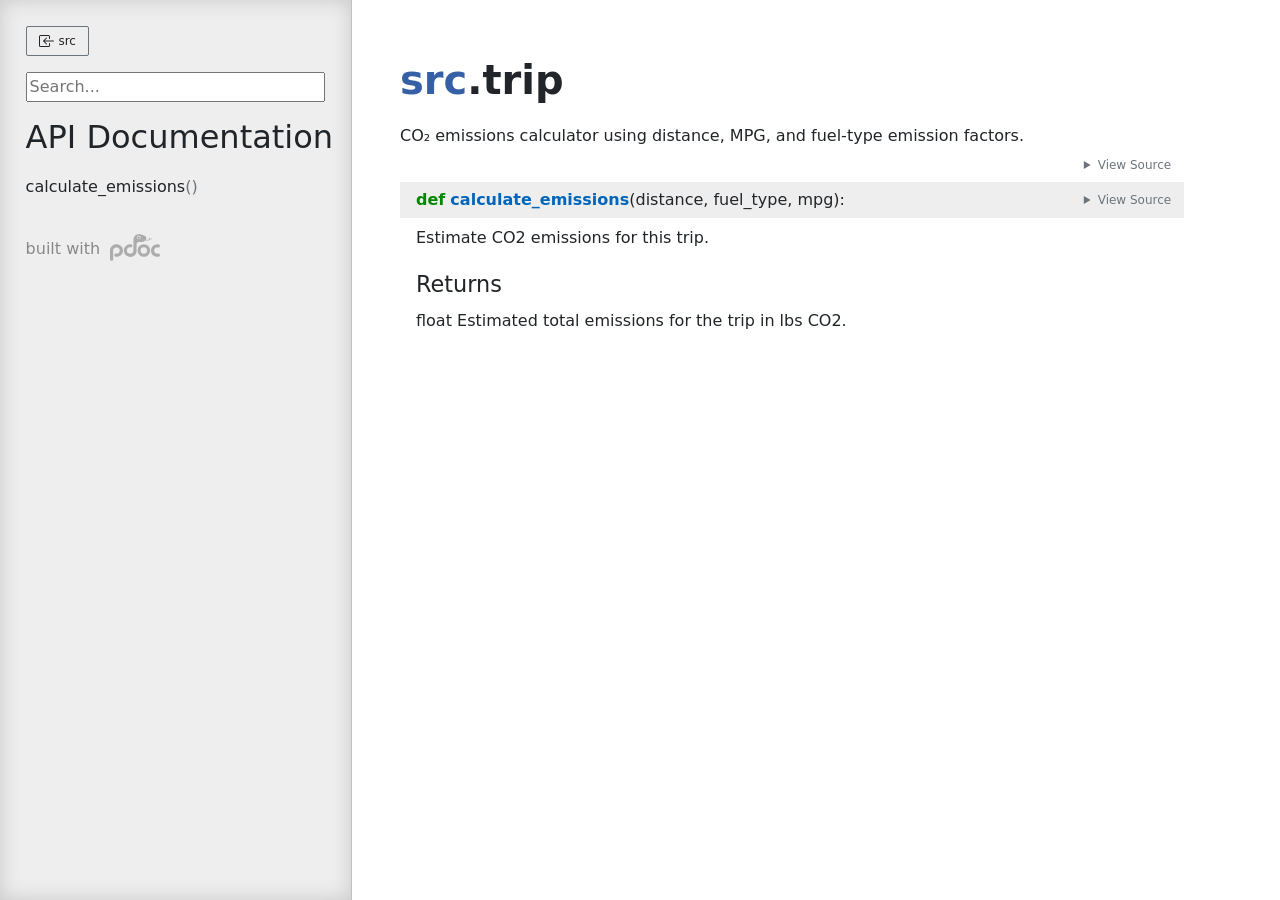
<file: docs/api/src/trip.html>
<!doctype html>
<html lang="en">
<head>
    <meta charset="utf-8">
    <meta name="viewport" content="width=device-width, initial-scale=1">
    <meta name="generator" content="pdoc 16.0.0"/>
    <title>src.trip API documentation</title>

    <style>/*! * Bootstrap Reboot v5.0.0 (https://getbootstrap.com/) * Copyright 2011-2021 The Bootstrap Authors * Copyright 2011-2021 Twitter, Inc. * Licensed under MIT (https://github.com/twbs/bootstrap/blob/main/LICENSE) * Forked from Normalize.css, licensed MIT (https://github.com/necolas/normalize.css/blob/master/LICENSE.md) */*,::after,::before{box-sizing:border-box}@media (prefers-reduced-motion:no-preference){:root{scroll-behavior:smooth}}body{margin:0;font-family:system-ui,-apple-system,"Segoe UI",Roboto,"Helvetica Neue",Arial,"Noto Sans","Liberation Sans",sans-serif,"Apple Color Emoji","Segoe UI Emoji","Segoe UI Symbol","Noto Color Emoji";font-size:1rem;font-weight:400;line-height:1.5;color:#212529;background-color:#fff;-webkit-text-size-adjust:100%;-webkit-tap-highlight-color:transparent}hr{margin:1rem 0;color:inherit;background-color:currentColor;border:0;opacity:.25}hr:not([size]){height:1px}h1,h2,h3,h4,h5,h6{margin-top:0;margin-bottom:.5rem;font-weight:500;line-height:1.2}h1{font-size:calc(1.375rem + 1.5vw)}@media (min-width:1200px){h1{font-size:2.5rem}}h2{font-size:calc(1.325rem + .9vw)}@media (min-width:1200px){h2{font-size:2rem}}h3{font-size:calc(1.3rem + .6vw)}@media (min-width:1200px){h3{font-size:1.75rem}}h4{font-size:calc(1.275rem + .3vw)}@media (min-width:1200px){h4{font-size:1.5rem}}h5{font-size:1.25rem}h6{font-size:1rem}p{margin-top:0;margin-bottom:1rem}abbr[data-bs-original-title],abbr[title]{-webkit-text-decoration:underline dotted;text-decoration:underline dotted;cursor:help;-webkit-text-decoration-skip-ink:none;text-decoration-skip-ink:none}address{margin-bottom:1rem;font-style:normal;line-height:inherit}ol,ul{padding-left:2rem}dl,ol,ul{margin-top:0;margin-bottom:1rem}ol ol,ol ul,ul ol,ul ul{margin-bottom:0}dt{font-weight:700}dd{margin-bottom:.5rem;margin-left:0}blockquote{margin:0 0 1rem}b,strong{font-weight:bolder}small{font-size:.875em}mark{padding:.2em;background-color:#fcf8e3}sub,sup{position:relative;font-size:.75em;line-height:0;vertical-align:baseline}sub{bottom:-.25em}sup{top:-.5em}a{color:#0d6efd;text-decoration:underline}a:hover{color:#0a58ca}a:not([href]):not([class]),a:not([href]):not([class]):hover{color:inherit;text-decoration:none}code,kbd,pre,samp{font-family:SFMono-Regular,Menlo,Monaco,Consolas,"Liberation Mono","Courier New",monospace;font-size:1em;direction:ltr;unicode-bidi:bidi-override}pre{display:block;margin-top:0;margin-bottom:1rem;overflow:auto;font-size:.875em}pre code{font-size:inherit;color:inherit;word-break:normal}code{font-size:.875em;color:#d63384;word-wrap:break-word}a>code{color:inherit}kbd{padding:.2rem .4rem;font-size:.875em;color:#fff;background-color:#212529;border-radius:.2rem}kbd kbd{padding:0;font-size:1em;font-weight:700}figure{margin:0 0 1rem}img,svg{vertical-align:middle}table{caption-side:bottom;border-collapse:collapse}caption{padding-top:.5rem;padding-bottom:.5rem;color:#6c757d;text-align:left}th{text-align:inherit;text-align:-webkit-match-parent}tbody,td,tfoot,th,thead,tr{border-color:inherit;border-style:solid;border-width:0}label{display:inline-block}button{border-radius:0}button:focus:not(:focus-visible){outline:0}button,input,optgroup,select,textarea{margin:0;font-family:inherit;font-size:inherit;line-height:inherit}button,select{text-transform:none}[role=button]{cursor:pointer}select{word-wrap:normal}select:disabled{opacity:1}[list]::-webkit-calendar-picker-indicator{display:none}[type=button],[type=reset],[type=submit],button{-webkit-appearance:button}[type=button]:not(:disabled),[type=reset]:not(:disabled),[type=submit]:not(:disabled),button:not(:disabled){cursor:pointer}::-moz-focus-inner{padding:0;border-style:none}textarea{resize:vertical}fieldset{min-width:0;padding:0;margin:0;border:0}legend{float:left;width:100%;padding:0;margin-bottom:.5rem;font-size:calc(1.275rem + .3vw);line-height:inherit}@media (min-width:1200px){legend{font-size:1.5rem}}legend+*{clear:left}::-webkit-datetime-edit-day-field,::-webkit-datetime-edit-fields-wrapper,::-webkit-datetime-edit-hour-field,::-webkit-datetime-edit-minute,::-webkit-datetime-edit-month-field,::-webkit-datetime-edit-text,::-webkit-datetime-edit-year-field{padding:0}::-webkit-inner-spin-button{height:auto}[type=search]{outline-offset:-2px;-webkit-appearance:textfield}::-webkit-search-decoration{-webkit-appearance:none}::-webkit-color-swatch-wrapper{padding:0}::file-selector-button{font:inherit}::-webkit-file-upload-button{font:inherit;-webkit-appearance:button}output{display:inline-block}iframe{border:0}summary{display:list-item;cursor:pointer}progress{vertical-align:baseline}[hidden]{display:none!important}</style>
    <style>/*! syntax-highlighting.css */pre{line-height:125%;}span.linenos{color:inherit; background-color:transparent; padding-left:5px; padding-right:20px;}.pdoc-code .hll{background-color:#ffffcc}.pdoc-code{background:#f8f8f8;}.pdoc-code .c{color:#3D7B7B; font-style:italic}.pdoc-code .err{border:1px solid #FF0000}.pdoc-code .k{color:#008000; font-weight:bold}.pdoc-code .o{color:#666666}.pdoc-code .ch{color:#3D7B7B; font-style:italic}.pdoc-code .cm{color:#3D7B7B; font-style:italic}.pdoc-code .cp{color:#9C6500}.pdoc-code .cpf{color:#3D7B7B; font-style:italic}.pdoc-code .c1{color:#3D7B7B; font-style:italic}.pdoc-code .cs{color:#3D7B7B; font-style:italic}.pdoc-code .gd{color:#A00000}.pdoc-code .ge{font-style:italic}.pdoc-code .gr{color:#E40000}.pdoc-code .gh{color:#000080; font-weight:bold}.pdoc-code .gi{color:#008400}.pdoc-code .go{color:#717171}.pdoc-code .gp{color:#000080; font-weight:bold}.pdoc-code .gs{font-weight:bold}.pdoc-code .gu{color:#800080; font-weight:bold}.pdoc-code .gt{color:#0044DD}.pdoc-code .kc{color:#008000; font-weight:bold}.pdoc-code .kd{color:#008000; font-weight:bold}.pdoc-code .kn{color:#008000; font-weight:bold}.pdoc-code .kp{color:#008000}.pdoc-code .kr{color:#008000; font-weight:bold}.pdoc-code .kt{color:#B00040}.pdoc-code .m{color:#666666}.pdoc-code .s{color:#BA2121}.pdoc-code .na{color:#687822}.pdoc-code .nb{color:#008000}.pdoc-code .nc{color:#0000FF; font-weight:bold}.pdoc-code .no{color:#880000}.pdoc-code .nd{color:#AA22FF}.pdoc-code .ni{color:#717171; font-weight:bold}.pdoc-code .ne{color:#CB3F38; font-weight:bold}.pdoc-code .nf{color:#0000FF}.pdoc-code .nl{color:#767600}.pdoc-code .nn{color:#0000FF; font-weight:bold}.pdoc-code .nt{color:#008000; font-weight:bold}.pdoc-code .nv{color:#19177C}.pdoc-code .ow{color:#AA22FF; font-weight:bold}.pdoc-code .w{color:#bbbbbb}.pdoc-code .mb{color:#666666}.pdoc-code .mf{color:#666666}.pdoc-code .mh{color:#666666}.pdoc-code .mi{color:#666666}.pdoc-code .mo{color:#666666}.pdoc-code .sa{color:#BA2121}.pdoc-code .sb{color:#BA2121}.pdoc-code .sc{color:#BA2121}.pdoc-code .dl{color:#BA2121}.pdoc-code .sd{color:#BA2121; font-style:italic}.pdoc-code .s2{color:#BA2121}.pdoc-code .se{color:#AA5D1F; font-weight:bold}.pdoc-code .sh{color:#BA2121}.pdoc-code .si{color:#A45A77; font-weight:bold}.pdoc-code .sx{color:#008000}.pdoc-code .sr{color:#A45A77}.pdoc-code .s1{color:#BA2121}.pdoc-code .ss{color:#19177C}.pdoc-code .bp{color:#008000}.pdoc-code .fm{color:#0000FF}.pdoc-code .vc{color:#19177C}.pdoc-code .vg{color:#19177C}.pdoc-code .vi{color:#19177C}.pdoc-code .vm{color:#19177C}.pdoc-code .il{color:#666666}</style>
    <style>/*! theme.css */:root{--pdoc-background:#fff;}.pdoc{--text:#212529;--muted:#6c757d;--link:#3660a5;--link-hover:#1659c5;--code:#f8f8f8;--active:#fff598;--accent:#eee;--accent2:#c1c1c1;--nav-hover:rgba(255, 255, 255, 0.5);--name:#0066BB;--def:#008800;--annotation:#007020;}</style>
    <style>/*! layout.css */html, body{width:100%;height:100%;}html, main{scroll-behavior:smooth;}body{background-color:var(--pdoc-background);}@media (max-width:769px){#navtoggle{cursor:pointer;position:absolute;width:50px;height:40px;top:1rem;right:1rem;border-color:var(--text);color:var(--text);display:flex;opacity:0.8;z-index:999;}#navtoggle:hover{opacity:1;}#togglestate + div{display:none;}#togglestate:checked + div{display:inherit;}main, header{padding:2rem 3vw;}header + main{margin-top:-3rem;}.git-button{display:none !important;}nav input[type="search"]{max-width:77%;}nav input[type="search"]:first-child{margin-top:-6px;}nav input[type="search"]:valid ~ *{display:none !important;}}@media (min-width:770px){:root{--sidebar-width:clamp(12.5rem, 28vw, 22rem);}nav{position:fixed;overflow:auto;height:100vh;width:var(--sidebar-width);}main, header{padding:3rem 2rem 3rem calc(var(--sidebar-width) + 3rem);width:calc(54rem + var(--sidebar-width));max-width:100%;}header + main{margin-top:-4rem;}#navtoggle{display:none;}}#togglestate{position:absolute;height:0;opacity:0;}nav.pdoc{--pad:clamp(0.5rem, 2vw, 1.75rem);--indent:1.5rem;background-color:var(--accent);border-right:1px solid var(--accent2);box-shadow:0 0 20px rgba(50, 50, 50, .2) inset;padding:0 0 0 var(--pad);overflow-wrap:anywhere;scrollbar-width:thin; scrollbar-color:var(--accent2) transparent; z-index:1}nav.pdoc::-webkit-scrollbar{width:.4rem; }nav.pdoc::-webkit-scrollbar-thumb{background-color:var(--accent2); }nav.pdoc > div{padding:var(--pad) 0;}nav.pdoc .module-list-button{display:inline-flex;align-items:center;color:var(--text);border-color:var(--muted);margin-bottom:1rem;}nav.pdoc .module-list-button:hover{border-color:var(--text);}nav.pdoc input[type=search]{display:block;outline-offset:0;width:calc(100% - var(--pad));}nav.pdoc .logo{max-width:calc(100% - var(--pad));max-height:35vh;display:block;margin:0 auto 1rem;transform:translate(calc(-.5 * var(--pad)), 0);}nav.pdoc ul{list-style:none;padding-left:0;}nav.pdoc > div > ul{margin-left:calc(0px - var(--pad));}nav.pdoc li a{padding:.2rem 0 .2rem calc(var(--pad) + var(--indent));}nav.pdoc > div > ul > li > a{padding-left:var(--pad);}nav.pdoc li{transition:all 100ms;}nav.pdoc li:hover{background-color:var(--nav-hover);}nav.pdoc a, nav.pdoc a:hover{color:var(--text);}nav.pdoc a{display:block;}nav.pdoc > h2:first-of-type{margin-top:1.5rem;}nav.pdoc .class:before{content:"class ";color:var(--muted);}nav.pdoc .function:after{content:"()";color:var(--muted);}nav.pdoc footer:before{content:"";display:block;width:calc(100% - var(--pad));border-top:solid var(--accent2) 1px;margin-top:1.5rem;padding-top:.5rem;}nav.pdoc footer{font-size:small;}</style>
    <style>/*! content.css */.pdoc{color:var(--text);box-sizing:border-box;line-height:1.5;background:none;}.pdoc .pdoc-button{cursor:pointer;display:inline-block;border:solid black 1px;border-radius:2px;font-size:.75rem;padding:calc(0.5em - 1px) 1em;transition:100ms all;}.pdoc .alert{padding:1rem 1rem 1rem calc(1.5rem + 24px);border:1px solid transparent;border-radius:.25rem;background-repeat:no-repeat;background-position:.75rem center;margin-bottom:1rem;}.pdoc .alert > em{display:none;}.pdoc .alert > *:last-child{margin-bottom:0;}.pdoc .alert.note{color:#084298;background-color:#cfe2ff;border-color:#b6d4fe;background-image:url("data:image/svg+xml,%3Csvg%20xmlns%3D%22http%3A//www.w3.org/2000/svg%22%20width%3D%2224%22%20height%3D%2224%22%20fill%3D%22%23084298%22%20viewBox%3D%220%200%2016%2016%22%3E%3Cpath%20d%3D%22M8%2016A8%208%200%201%200%208%200a8%208%200%200%200%200%2016zm.93-9.412-1%204.705c-.07.34.029.533.304.533.194%200%20.487-.07.686-.246l-.088.416c-.287.346-.92.598-1.465.598-.703%200-1.002-.422-.808-1.319l.738-3.468c.064-.293.006-.399-.287-.47l-.451-.081.082-.381%202.29-.287zM8%205.5a1%201%200%201%201%200-2%201%201%200%200%201%200%202z%22/%3E%3C/svg%3E");}.pdoc .alert.tip{color:#0a3622;background-color:#d1e7dd;border-color:#a3cfbb;background-image:url("data:image/svg+xml,%3Csvg%20xmlns%3D%22http%3A//www.w3.org/2000/svg%22%20width%3D%2224%22%20height%3D%2224%22%20fill%3D%22%230a3622%22%20viewBox%3D%220%200%2016%2016%22%3E%3Cpath%20d%3D%22M2%206a6%206%200%201%201%2010.174%204.31c-.203.196-.359.4-.453.619l-.762%201.769A.5.5%200%200%201%2010.5%2013a.5.5%200%200%201%200%201%20.5.5%200%200%201%200%201l-.224.447a1%201%200%200%201-.894.553H6.618a1%201%200%200%201-.894-.553L5.5%2015a.5.5%200%200%201%200-1%20.5.5%200%200%201%200-1%20.5.5%200%200%201-.46-.302l-.761-1.77a2%202%200%200%200-.453-.618A5.98%205.98%200%200%201%202%206m6-5a5%205%200%200%200-3.479%208.592c.263.254.514.564.676.941L5.83%2012h4.342l.632-1.467c.162-.377.413-.687.676-.941A5%205%200%200%200%208%201%22/%3E%3C/svg%3E");}.pdoc .alert.important{color:#055160;background-color:#cff4fc;border-color:#9eeaf9;background-image:url("data:image/svg+xml,%3Csvg%20xmlns%3D%22http%3A//www.w3.org/2000/svg%22%20width%3D%2224%22%20height%3D%2224%22%20fill%3D%22%23055160%22%20viewBox%3D%220%200%2016%2016%22%3E%3Cpath%20d%3D%22M2%200a2%202%200%200%200-2%202v12a2%202%200%200%200%202%202h12a2%202%200%200%200%202-2V2a2%202%200%200%200-2-2zm6%204c.535%200%20.954.462.9.995l-.35%203.507a.552.552%200%200%201-1.1%200L7.1%204.995A.905.905%200%200%201%208%204m.002%206a1%201%200%201%201%200%202%201%201%200%200%201%200-2%22/%3E%3C/svg%3E");}.pdoc .alert.warning{color:#664d03;background-color:#fff3cd;border-color:#ffecb5;background-image:url("data:image/svg+xml,%3Csvg%20xmlns%3D%22http%3A//www.w3.org/2000/svg%22%20width%3D%2224%22%20height%3D%2224%22%20fill%3D%22%23664d03%22%20viewBox%3D%220%200%2016%2016%22%3E%3Cpath%20d%3D%22M8.982%201.566a1.13%201.13%200%200%200-1.96%200L.165%2013.233c-.457.778.091%201.767.98%201.767h13.713c.889%200%201.438-.99.98-1.767L8.982%201.566zM8%205c.535%200%20.954.462.9.995l-.35%203.507a.552.552%200%200%201-1.1%200L7.1%205.995A.905.905%200%200%201%208%205zm.002%206a1%201%200%201%201%200%202%201%201%200%200%201%200-2z%22/%3E%3C/svg%3E");}.pdoc .alert.caution{color:#842029;background-color:#f8d7da;border-color:#f5c2c7;background-image:url("data:image/svg+xml,%3Csvg%20xmlns%3D%22http%3A//www.w3.org/2000/svg%22%20width%3D%2224%22%20height%3D%2224%22%20fill%3D%22%23842029%22%20viewBox%3D%220%200%2016%2016%22%3E%3Cpath%20d%3D%22M11.46.146A.5.5%200%200%200%2011.107%200H4.893a.5.5%200%200%200-.353.146L.146%204.54A.5.5%200%200%200%200%204.893v6.214a.5.5%200%200%200%20.146.353l4.394%204.394a.5.5%200%200%200%20.353.146h6.214a.5.5%200%200%200%20.353-.146l4.394-4.394a.5.5%200%200%200%20.146-.353V4.893a.5.5%200%200%200-.146-.353zM8%204c.535%200%20.954.462.9.995l-.35%203.507a.552.552%200%200%201-1.1%200L7.1%204.995A.905.905%200%200%201%208%204m.002%206a1%201%200%201%201%200%202%201%201%200%200%201%200-2%22/%3E%3C/svg%3E");}.pdoc .alert.danger{color:#842029;background-color:#f8d7da;border-color:#f5c2c7;background-image:url("data:image/svg+xml,%3Csvg%20xmlns%3D%22http%3A//www.w3.org/2000/svg%22%20width%3D%2224%22%20height%3D%2224%22%20fill%3D%22%23842029%22%20viewBox%3D%220%200%2016%2016%22%3E%3Cpath%20d%3D%22M5.52.359A.5.5%200%200%201%206%200h4a.5.5%200%200%201%20.474.658L8.694%206H12.5a.5.5%200%200%201%20.395.807l-7%209a.5.5%200%200%201-.873-.454L6.823%209.5H3.5a.5.5%200%200%201-.48-.641l2.5-8.5z%22/%3E%3C/svg%3E");}.pdoc .visually-hidden{position:absolute !important;width:1px !important;height:1px !important;padding:0 !important;margin:-1px !important;overflow:hidden !important;clip:rect(0, 0, 0, 0) !important;white-space:nowrap !important;border:0 !important;}.pdoc h1, .pdoc h2, .pdoc h3{font-weight:300;margin:.3em 0;padding:.2em 0;}.pdoc > section:not(.module-info) h1{font-size:1.5rem;font-weight:500;}.pdoc > section:not(.module-info) h2{font-size:1.4rem;font-weight:500;}.pdoc > section:not(.module-info) h3{font-size:1.3rem;font-weight:500;}.pdoc > section:not(.module-info) h4{font-size:1.2rem;}.pdoc > section:not(.module-info) h5{font-size:1.1rem;}.pdoc a{text-decoration:none;color:var(--link);}.pdoc a:hover{color:var(--link-hover);}.pdoc blockquote{margin-left:2rem;}.pdoc pre{border-top:1px solid var(--accent2);border-bottom:1px solid var(--accent2);margin-top:0;margin-bottom:1em;padding:.5rem 0 .5rem .5rem;overflow-x:auto;background-color:var(--code);}.pdoc code{color:var(--text);padding:.2em .4em;margin:0;font-size:85%;background-color:var(--accent);border-radius:6px;}.pdoc a > code{color:inherit;}.pdoc pre > code{display:inline-block;font-size:inherit;background:none;border:none;padding:0;}.pdoc > section:not(.module-info){margin-bottom:1.5rem;}.pdoc .modulename{margin-top:0;font-weight:bold;}.pdoc .modulename a{color:var(--link);transition:100ms all;}.pdoc .git-button{float:right;border:solid var(--link) 1px;}.pdoc .git-button:hover{background-color:var(--link);color:var(--pdoc-background);}.view-source-toggle-state,.view-source-toggle-state ~ .pdoc-code{display:none;}.view-source-toggle-state:checked ~ .pdoc-code{display:block;}.view-source-button{display:inline-block;float:right;font-size:.75rem;line-height:1.5rem;color:var(--muted);padding:0 .4rem 0 1.3rem;cursor:pointer;text-indent:-2px;}.view-source-button > span{visibility:hidden;}.module-info .view-source-button{float:none;display:flex;justify-content:flex-end;margin:-1.2rem .4rem -.2rem 0;}.view-source-button::before{position:absolute;content:"View Source";display:list-item;list-style-type:disclosure-closed;}.view-source-toggle-state:checked ~ .attr .view-source-button::before,.view-source-toggle-state:checked ~ .view-source-button::before{list-style-type:disclosure-open;}.pdoc .docstring{margin-bottom:1.5rem;}.pdoc section:not(.module-info) .docstring{margin-left:clamp(0rem, 5vw - 2rem, 1rem);}.pdoc .docstring .pdoc-code{margin-left:1em;margin-right:1em;}.pdoc h1:target,.pdoc h2:target,.pdoc h3:target,.pdoc h4:target,.pdoc h5:target,.pdoc h6:target,.pdoc .pdoc-code > pre > span:target{background-color:var(--active);box-shadow:-1rem 0 0 0 var(--active);}.pdoc .pdoc-code > pre > span:target{display:block;}.pdoc div:target > .attr,.pdoc section:target > .attr,.pdoc dd:target > a{background-color:var(--active);}.pdoc *{scroll-margin:2rem;}.pdoc .pdoc-code .linenos{user-select:none;}.pdoc .attr:hover{filter:contrast(0.95);}.pdoc section, .pdoc .classattr{position:relative;}.pdoc .headerlink{--width:clamp(1rem, 3vw, 2rem);position:absolute;top:0;left:calc(0rem - var(--width));transition:all 100ms ease-in-out;opacity:0;}.pdoc .headerlink::before{content:"#";display:block;text-align:center;width:var(--width);height:2.3rem;line-height:2.3rem;font-size:1.5rem;}.pdoc .attr:hover ~ .headerlink,.pdoc *:target > .headerlink,.pdoc .headerlink:hover{opacity:1;}.pdoc .attr{display:block;margin:.5rem 0 .5rem;padding:.4rem .4rem .4rem 1rem;background-color:var(--accent);overflow-x:auto;}.pdoc .classattr{margin-left:2rem;}.pdoc .decorator-deprecated{color:#842029;}.pdoc .decorator-deprecated ~ span{filter:grayscale(1) opacity(0.8);}.pdoc .name{color:var(--name);font-weight:bold;}.pdoc .def{color:var(--def);font-weight:bold;}.pdoc .signature{background-color:transparent;}.pdoc .param, .pdoc .return-annotation{white-space:pre;}.pdoc .signature.multiline .param{display:block;}.pdoc .signature.condensed .param{display:inline-block;}.pdoc .annotation{color:var(--annotation);}.pdoc .view-value-toggle-state,.pdoc .view-value-toggle-state ~ .default_value{display:none;}.pdoc .view-value-toggle-state:checked ~ .default_value{display:inherit;}.pdoc .view-value-button{font-size:.5rem;vertical-align:middle;border-style:dashed;margin-top:-0.1rem;}.pdoc .view-value-button:hover{background:white;}.pdoc .view-value-button::before{content:"show";text-align:center;width:2.2em;display:inline-block;}.pdoc .view-value-toggle-state:checked ~ .view-value-button::before{content:"hide";}.pdoc .inherited{margin-left:2rem;}.pdoc .inherited dt{font-weight:700;}.pdoc .inherited dt, .pdoc .inherited dd{display:inline;margin-left:0;margin-bottom:.5rem;}.pdoc .inherited dd:not(:last-child):after{content:", ";}.pdoc .inherited .class:before{content:"class ";}.pdoc .inherited .function a:after{content:"()";}.pdoc .search-result .docstring{overflow:auto;max-height:25vh;}.pdoc .search-result.focused > .attr{background-color:var(--active);}.pdoc .attribution{margin-top:2rem;display:block;opacity:0.5;transition:all 200ms;filter:grayscale(100%);}.pdoc .attribution:hover{opacity:1;filter:grayscale(0%);}.pdoc .attribution img{margin-left:5px;height:27px;vertical-align:bottom;width:50px;transition:all 200ms;}.pdoc table{display:block;width:max-content;max-width:100%;overflow:auto;margin-bottom:1rem;}.pdoc table th{font-weight:600;}.pdoc table th, .pdoc table td{padding:6px 13px;border:1px solid var(--accent2);}</style>
    <style>/*! custom.css */</style></head>
<body>
    <nav class="pdoc">
        <label id="navtoggle" for="togglestate" class="pdoc-button"><svg xmlns='http://www.w3.org/2000/svg' viewBox='0 0 30 30'><path stroke-linecap='round' stroke="currentColor" stroke-miterlimit='10' stroke-width='2' d='M4 7h22M4 15h22M4 23h22'/></svg></label>
        <input id="togglestate" type="checkbox" aria-hidden="true" tabindex="-1">
        <div>            <a class="pdoc-button module-list-button" href="../src.html">
<svg xmlns="http://www.w3.org/2000/svg" width="16" height="16" fill="currentColor" class="bi bi-box-arrow-in-left" viewBox="0 0 16 16">
  <path fill-rule="evenodd" d="M10 3.5a.5.5 0 0 0-.5-.5h-8a.5.5 0 0 0-.5.5v9a.5.5 0 0 0 .5.5h8a.5.5 0 0 0 .5-.5v-2a.5.5 0 0 1 1 0v2A1.5 1.5 0 0 1 9.5 14h-8A1.5 1.5 0 0 1 0 12.5v-9A1.5 1.5 0 0 1 1.5 2h8A1.5 1.5 0 0 1 11 3.5v2a.5.5 0 0 1-1 0v-2z"/>
  <path fill-rule="evenodd" d="M4.146 8.354a.5.5 0 0 1 0-.708l3-3a.5.5 0 1 1 .708.708L5.707 7.5H14.5a.5.5 0 0 1 0 1H5.707l2.147 2.146a.5.5 0 0 1-.708.708l-3-3z"/>
</svg>                &nbsp;src</a>


            <input type="search" placeholder="Search..." role="searchbox" aria-label="search"
                   pattern=".+" required>



            <h2>API Documentation</h2>
                <ul class="memberlist">
            <li>
                    <a class="function" href="#calculate_emissions">calculate_emissions</a>
            </li>
    </ul>



        <a class="attribution" title="pdoc: Python API documentation generator" href="https://pdoc.dev" target="_blank">
            built with <span class="visually-hidden">pdoc</span><img
                alt="pdoc logo"
                src="data:image/svg+xml,%3Csvg%20xmlns%3D%22http%3A//www.w3.org/2000/svg%22%20role%3D%22img%22%20aria-label%3D%22pdoc%20logo%22%20width%3D%22300%22%20height%3D%22160%22%20viewBox%3D%220%200%20150%2080%22%3E%3Ctitle%3Epdoc%3C/title%3E%3Cpath%20d%3D%22M132.316%2048.886c.276-4.679%202.342-6.698%204.409-7.982s4.27-1.165%206.751-1.055c1.586.07%203.044.156%204.222-.482%201.142-.619%202.026-1.932%202.162-3.739.268-3.576-1.929-5.368-5.006-5.551s-7.599.524-10.517%201.606c-4.455%201.652-8.588%206.606-9.552%208.992s-2.342%206.193-1.745%2010.873%202.664%209.221%205.878%2011.79%205.878%203.808%2010.103%204.312%203.444.229%206.062.229%205.006-2.202%204.914-4.909-2.296-5.001-4.501-4.863-3.077.505-5.281.229-7.715-2.064-7.899-9.451z%22%20fill%3D%22%23198754%22/%3E%3Ccircle%20cx%3D%22101.504%22%20cy%3D%2248.943%22%20r%3D%2214.208%22%20fill%3D%22none%22%20stroke%3D%22%23198754%22%20stroke-width%3D%229.354%22/%3E%3Cpath%20d%3D%22M87.81.002c-3.637.065-5.001.454-7.014%201.232s-3.443%201.363-6.3%204.282c-1.723%201.76-3.148%205.019-3.776%207.329-.413%201.521-.316%202.63-.316%202.63l-.195%2034.612c.065%205.774-6.755%208.305-9.612%208.37s-9.678-1.038-9.743-9.408%207.128-9.521%208.362-9.521c1.413-.13%202.526-.021%203.718-.016%202.071.009%204.157-.778%204.092-4.671s-4.157-4.736-4.157-4.736c-6.3-.843-11.43%202.206-11.43%202.206S40.917%2038.15%2041.372%2049.634%2051.568%2068.19%2061.311%2068.125s18.316-7.007%2018.445-17.193l.13-22.772c.046-2.291%202.683-3.644%204.476-4.203.745-.232%201.694-.274%201.694-.274l10.457-.13s4.871-.324%207.729-3.114%204.352-6.294%204.352-6.294.974-3.049.13-4.606-.195-1.233-2.792-3.309-8.573-4.477-8.573-4.477S91.447-.063%2087.81.002zM0%2047.169l.065%2028.417S0%2080.127%204.481%2079.997s5.072-3.866%205.049-4.152l-.113-28.482s1.624-7.656%209.937-7.721%2010.002%206.942%2010.002%208.499-.909%2010.51-9.093%2010.51c-.948%200-2.99-.567-4.145-.272-3.919%201-3.194%204.554-3.194%204.554s.065%205.061%207.404%204.996%2018.575-6.034%2018.575-19.074S26.953%2030.04%2019.549%2029.91%201.234%2035.296%200%2047.169z%22%20fill%3D%22%23198754%22/%3E%3Cg%20transform%3D%22matrix%28.325601%200%200%20.325256%20-10.32669%20-45.802786%29%22%3E%3Ccircle%20cx%3D%22297.554%22%20cy%3D%22172.286%22%20r%3D%2216.5%22%20fill%3D%22%23fff%22/%3E%3Cellipse%20cx%3D%22297.709%22%20cy%3D%22172.642%22%20rx%3D%2211.071%22%20ry%3D%2210.871%22%20fill%3D%22%23105a48%22/%3E%3Ccircle%20cx%3D%22304.104%22%20cy%3D%22167.667%22%20r%3D%224.5%22%20fill%3D%22%23fff%22/%3E%3C/g%3E%3Cpath%20d%3D%22M94.661%2017.032l.893-1.476s.99.714%201.916.925%201.575.114%202.955.114l14.565-.162c1.283-.032%203.085-.762%203.02-3.293s-.373-3.503-.373-3.503l1.283-.487s.52.503.877%201.573.309%201.995.292%202.66-.227%201.541-.227%201.541%201.564-.308%202.359-1.038.823-.779%201.489-1.508.812-.86.812-.86.552-.13.877.26.341.957.065%201.46-1.672%202.206-3.247%203.066-2.76%201.427-3.929%201.768-3.848.73-7.063.714l-10.944-.114s-2.143-.081-3.02-.373-2.241-.973-2.598-1.265z%22%20fill%3D%22%23d36d49%22/%3E%3Cg%20fill%3D%22%23105a48%22%3E%3Cellipse%20cx%3D%2293.052%22%20cy%3D%2243.567%22%20rx%3D%22.869%22%20ry%3D%221.014%22%20transform%3D%22rotate%28341.022%29%22/%3E%3Cellipse%20cx%3D%22104.3%22%20cy%3D%22-16.184%22%20rx%3D%22.865%22%20ry%3D%221.009%22%20transform%3D%22rotate%2814.786%29%22/%3E%3C/g%3E%3C/svg%3E"/>
        </a>
</div>
    </nav>
    <main class="pdoc">
            <section class="module-info">
                    <h1 class="modulename">
<a href="./../src.html">src</a><wbr>.trip    </h1>

                        <div class="docstring"><p>CO₂ emissions calculator using distance, MPG, and fuel-type emission factors.</p>
</div>

                        <input id="mod-trip-view-source" class="view-source-toggle-state" type="checkbox" aria-hidden="true" tabindex="-1">

                        <label class="view-source-button" for="mod-trip-view-source"><span>View Source</span></label>

                        <div class="pdoc-code codehilite"><pre><span></span><span id="L-1"><a href="#L-1"><span class="linenos"> 1</span></a><span class="sd">&quot;&quot;&quot;CO₂ emissions calculator using distance, MPG, and fuel-type emission factors.&quot;&quot;&quot;</span>
</span><span id="L-2"><a href="#L-2"><span class="linenos"> 2</span></a>
</span><span id="L-3"><a href="#L-3"><span class="linenos"> 3</span></a>
</span><span id="L-4"><a href="#L-4"><span class="linenos"> 4</span></a><span class="k">def</span><span class="w"> </span><span class="nf">calculate_emissions</span><span class="p">(</span><span class="n">distance</span><span class="p">,</span> <span class="n">fuel_type</span><span class="p">,</span> <span class="n">mpg</span><span class="p">):</span>
</span><span id="L-5"><a href="#L-5"><span class="linenos"> 5</span></a><span class="w">    </span><span class="sd">&quot;&quot;&quot;Estimate CO2 emissions for this trip.</span>
</span><span id="L-6"><a href="#L-6"><span class="linenos"> 6</span></a>
</span><span id="L-7"><a href="#L-7"><span class="linenos"> 7</span></a><span class="sd">    Returns</span>
</span><span id="L-8"><a href="#L-8"><span class="linenos"> 8</span></a><span class="sd">    -------</span>
</span><span id="L-9"><a href="#L-9"><span class="linenos"> 9</span></a><span class="sd">    float</span>
</span><span id="L-10"><a href="#L-10"><span class="linenos">10</span></a><span class="sd">        Estimated total emissions for the trip in lbs CO2.</span>
</span><span id="L-11"><a href="#L-11"><span class="linenos">11</span></a><span class="sd">    &quot;&quot;&quot;</span>
</span><span id="L-12"><a href="#L-12"><span class="linenos">12</span></a>    <span class="n">gallons_used</span> <span class="o">=</span> <span class="n">distance</span> <span class="o">/</span> <span class="n">mpg</span>
</span><span id="L-13"><a href="#L-13"><span class="linenos">13</span></a>    <span class="k">if</span> <span class="n">fuel_type</span> <span class="o">==</span> <span class="s2">&quot;Gasoline&quot;</span><span class="p">:</span>
</span><span id="L-14"><a href="#L-14"><span class="linenos">14</span></a>        <span class="n">total_emissions</span> <span class="o">=</span> <span class="p">(</span>
</span><span id="L-15"><a href="#L-15"><span class="linenos">15</span></a>            <span class="n">gallons_used</span> <span class="o">*</span> <span class="mf">19.6</span>
</span><span id="L-16"><a href="#L-16"><span class="linenos">16</span></a>        <span class="p">)</span>  <span class="c1"># Assuming 19.6 lbs CO2 per gallon of gasoline</span>
</span><span id="L-17"><a href="#L-17"><span class="linenos">17</span></a>    <span class="k">elif</span> <span class="n">fuel_type</span> <span class="o">==</span> <span class="s2">&quot;Premium Gasoline&quot;</span><span class="p">:</span>
</span><span id="L-18"><a href="#L-18"><span class="linenos">18</span></a>        <span class="n">total_emissions</span> <span class="o">=</span> <span class="p">(</span>
</span><span id="L-19"><a href="#L-19"><span class="linenos">19</span></a>            <span class="n">gallons_used</span> <span class="o">*</span> <span class="mf">19.4</span>
</span><span id="L-20"><a href="#L-20"><span class="linenos">20</span></a>        <span class="p">)</span>  <span class="c1"># Assuming 19.4 lbs CO2 per gallon of premium gasoline</span>
</span><span id="L-21"><a href="#L-21"><span class="linenos">21</span></a>    <span class="k">elif</span> <span class="n">fuel_type</span> <span class="o">==</span> <span class="s2">&quot;Diesel&quot;</span><span class="p">:</span>
</span><span id="L-22"><a href="#L-22"><span class="linenos">22</span></a>        <span class="n">total_emissions</span> <span class="o">=</span> <span class="p">(</span>
</span><span id="L-23"><a href="#L-23"><span class="linenos">23</span></a>            <span class="n">gallons_used</span> <span class="o">*</span> <span class="mf">22.4</span>
</span><span id="L-24"><a href="#L-24"><span class="linenos">24</span></a>        <span class="p">)</span>  <span class="c1"># Assuming 22.4 lbs CO2 per gallon of diesel</span>
</span><span id="L-25"><a href="#L-25"><span class="linenos">25</span></a>    <span class="k">elif</span> <span class="n">fuel_type</span> <span class="o">==</span> <span class="s2">&quot;Electric&quot;</span><span class="p">:</span>
</span><span id="L-26"><a href="#L-26"><span class="linenos">26</span></a>        <span class="n">total_emissions</span> <span class="o">=</span> <span class="p">(</span>
</span><span id="L-27"><a href="#L-27"><span class="linenos">27</span></a>            <span class="mi">0</span>  <span class="c1"># Electric vehicles assumed to have zero emissions for this placeholder</span>
</span><span id="L-28"><a href="#L-28"><span class="linenos">28</span></a>        <span class="p">)</span>
</span><span id="L-29"><a href="#L-29"><span class="linenos">29</span></a>    <span class="k">else</span><span class="p">:</span>
</span><span id="L-30"><a href="#L-30"><span class="linenos">30</span></a>        <span class="nb">print</span><span class="p">(</span><span class="sa">f</span><span class="s2">&quot;Unknown fuel type </span><span class="si">{</span><span class="n">fuel_type</span><span class="si">}</span><span class="s2">, using default emission factor.&quot;</span><span class="p">)</span>
</span><span id="L-31"><a href="#L-31"><span class="linenos">31</span></a>        <span class="n">total_emissions</span> <span class="o">=</span> <span class="n">gallons_used</span> <span class="o">*</span> <span class="mi">20</span>  <span class="c1"># Default case for unknown fuel types</span>
</span><span id="L-32"><a href="#L-32"><span class="linenos">32</span></a>    <span class="k">return</span> <span class="n">total_emissions</span>
</span></pre></div>


            </section>
                <section id="calculate_emissions">
                            <input id="calculate_emissions-view-source" class="view-source-toggle-state" type="checkbox" aria-hidden="true" tabindex="-1">
<div class="attr function">
            
        <span class="def">def</span>
        <span class="name">calculate_emissions</span><span class="signature pdoc-code condensed">(<span class="param"><span class="n">distance</span>, </span><span class="param"><span class="n">fuel_type</span>, </span><span class="param"><span class="n">mpg</span></span><span class="return-annotation">):</span></span>

                <label class="view-source-button" for="calculate_emissions-view-source"><span>View Source</span></label>

    </div>
    <a class="headerlink" href="#calculate_emissions"></a>
            <div class="pdoc-code codehilite"><pre><span></span><span id="calculate_emissions-5"><a href="#calculate_emissions-5"><span class="linenos"> 5</span></a><span class="k">def</span><span class="w"> </span><span class="nf">calculate_emissions</span><span class="p">(</span><span class="n">distance</span><span class="p">,</span> <span class="n">fuel_type</span><span class="p">,</span> <span class="n">mpg</span><span class="p">):</span>
</span><span id="calculate_emissions-6"><a href="#calculate_emissions-6"><span class="linenos"> 6</span></a><span class="w">    </span><span class="sd">&quot;&quot;&quot;Estimate CO2 emissions for this trip.</span>
</span><span id="calculate_emissions-7"><a href="#calculate_emissions-7"><span class="linenos"> 7</span></a>
</span><span id="calculate_emissions-8"><a href="#calculate_emissions-8"><span class="linenos"> 8</span></a><span class="sd">    Returns</span>
</span><span id="calculate_emissions-9"><a href="#calculate_emissions-9"><span class="linenos"> 9</span></a><span class="sd">    -------</span>
</span><span id="calculate_emissions-10"><a href="#calculate_emissions-10"><span class="linenos">10</span></a><span class="sd">    float</span>
</span><span id="calculate_emissions-11"><a href="#calculate_emissions-11"><span class="linenos">11</span></a><span class="sd">        Estimated total emissions for the trip in lbs CO2.</span>
</span><span id="calculate_emissions-12"><a href="#calculate_emissions-12"><span class="linenos">12</span></a><span class="sd">    &quot;&quot;&quot;</span>
</span><span id="calculate_emissions-13"><a href="#calculate_emissions-13"><span class="linenos">13</span></a>    <span class="n">gallons_used</span> <span class="o">=</span> <span class="n">distance</span> <span class="o">/</span> <span class="n">mpg</span>
</span><span id="calculate_emissions-14"><a href="#calculate_emissions-14"><span class="linenos">14</span></a>    <span class="k">if</span> <span class="n">fuel_type</span> <span class="o">==</span> <span class="s2">&quot;Gasoline&quot;</span><span class="p">:</span>
</span><span id="calculate_emissions-15"><a href="#calculate_emissions-15"><span class="linenos">15</span></a>        <span class="n">total_emissions</span> <span class="o">=</span> <span class="p">(</span>
</span><span id="calculate_emissions-16"><a href="#calculate_emissions-16"><span class="linenos">16</span></a>            <span class="n">gallons_used</span> <span class="o">*</span> <span class="mf">19.6</span>
</span><span id="calculate_emissions-17"><a href="#calculate_emissions-17"><span class="linenos">17</span></a>        <span class="p">)</span>  <span class="c1"># Assuming 19.6 lbs CO2 per gallon of gasoline</span>
</span><span id="calculate_emissions-18"><a href="#calculate_emissions-18"><span class="linenos">18</span></a>    <span class="k">elif</span> <span class="n">fuel_type</span> <span class="o">==</span> <span class="s2">&quot;Premium Gasoline&quot;</span><span class="p">:</span>
</span><span id="calculate_emissions-19"><a href="#calculate_emissions-19"><span class="linenos">19</span></a>        <span class="n">total_emissions</span> <span class="o">=</span> <span class="p">(</span>
</span><span id="calculate_emissions-20"><a href="#calculate_emissions-20"><span class="linenos">20</span></a>            <span class="n">gallons_used</span> <span class="o">*</span> <span class="mf">19.4</span>
</span><span id="calculate_emissions-21"><a href="#calculate_emissions-21"><span class="linenos">21</span></a>        <span class="p">)</span>  <span class="c1"># Assuming 19.4 lbs CO2 per gallon of premium gasoline</span>
</span><span id="calculate_emissions-22"><a href="#calculate_emissions-22"><span class="linenos">22</span></a>    <span class="k">elif</span> <span class="n">fuel_type</span> <span class="o">==</span> <span class="s2">&quot;Diesel&quot;</span><span class="p">:</span>
</span><span id="calculate_emissions-23"><a href="#calculate_emissions-23"><span class="linenos">23</span></a>        <span class="n">total_emissions</span> <span class="o">=</span> <span class="p">(</span>
</span><span id="calculate_emissions-24"><a href="#calculate_emissions-24"><span class="linenos">24</span></a>            <span class="n">gallons_used</span> <span class="o">*</span> <span class="mf">22.4</span>
</span><span id="calculate_emissions-25"><a href="#calculate_emissions-25"><span class="linenos">25</span></a>        <span class="p">)</span>  <span class="c1"># Assuming 22.4 lbs CO2 per gallon of diesel</span>
</span><span id="calculate_emissions-26"><a href="#calculate_emissions-26"><span class="linenos">26</span></a>    <span class="k">elif</span> <span class="n">fuel_type</span> <span class="o">==</span> <span class="s2">&quot;Electric&quot;</span><span class="p">:</span>
</span><span id="calculate_emissions-27"><a href="#calculate_emissions-27"><span class="linenos">27</span></a>        <span class="n">total_emissions</span> <span class="o">=</span> <span class="p">(</span>
</span><span id="calculate_emissions-28"><a href="#calculate_emissions-28"><span class="linenos">28</span></a>            <span class="mi">0</span>  <span class="c1"># Electric vehicles assumed to have zero emissions for this placeholder</span>
</span><span id="calculate_emissions-29"><a href="#calculate_emissions-29"><span class="linenos">29</span></a>        <span class="p">)</span>
</span><span id="calculate_emissions-30"><a href="#calculate_emissions-30"><span class="linenos">30</span></a>    <span class="k">else</span><span class="p">:</span>
</span><span id="calculate_emissions-31"><a href="#calculate_emissions-31"><span class="linenos">31</span></a>        <span class="nb">print</span><span class="p">(</span><span class="sa">f</span><span class="s2">&quot;Unknown fuel type </span><span class="si">{</span><span class="n">fuel_type</span><span class="si">}</span><span class="s2">, using default emission factor.&quot;</span><span class="p">)</span>
</span><span id="calculate_emissions-32"><a href="#calculate_emissions-32"><span class="linenos">32</span></a>        <span class="n">total_emissions</span> <span class="o">=</span> <span class="n">gallons_used</span> <span class="o">*</span> <span class="mi">20</span>  <span class="c1"># Default case for unknown fuel types</span>
</span><span id="calculate_emissions-33"><a href="#calculate_emissions-33"><span class="linenos">33</span></a>    <span class="k">return</span> <span class="n">total_emissions</span>
</span></pre></div>


            <div class="docstring"><p>Estimate CO2 emissions for this trip.</p>

<h2 id="returns">Returns</h2>

<p>float
    Estimated total emissions for the trip in lbs CO2.</p>
</div>


                </section>
    </main>
<script>
    function escapeHTML(html) {
        return document.createElement('div').appendChild(document.createTextNode(html)).parentNode.innerHTML;
    }

    const originalContent = document.querySelector("main.pdoc");
    let currentContent = originalContent;

    function setContent(innerHTML) {
        let elem;
        if (innerHTML) {
            elem = document.createElement("main");
            elem.classList.add("pdoc");
            elem.innerHTML = innerHTML;
        } else {
            elem = originalContent;
        }
        if (currentContent !== elem) {
            currentContent.replaceWith(elem);
            currentContent = elem;
        }
    }

    function getSearchTerm() {
        return (new URL(window.location)).searchParams.get("search");
    }

    const searchBox = document.querySelector(".pdoc input[type=search]");
    searchBox.addEventListener("input", function () {
        let url = new URL(window.location);
        if (searchBox.value.trim()) {
            url.hash = "";
            url.searchParams.set("search", searchBox.value);
        } else {
            url.searchParams.delete("search");
        }
        history.replaceState("", "", url.toString());
        onInput();
    });
    window.addEventListener("popstate", onInput);


    let search, searchErr;

    async function initialize() {
        try {
            search = await new Promise((resolve, reject) => {
                const script = document.createElement("script");
                script.type = "text/javascript";
                script.async = true;
                script.onload = () => resolve(window.pdocSearch);
                script.onerror = (e) => reject(e);
                script.src = "../search.js";
                document.getElementsByTagName("head")[0].appendChild(script);
            });
        } catch (e) {
            console.error("Cannot fetch pdoc search index");
            searchErr = "Cannot fetch search index.";
        }
        onInput();

        document.querySelector("nav.pdoc").addEventListener("click", e => {
            if (e.target.hash) {
                searchBox.value = "";
                searchBox.dispatchEvent(new Event("input"));
            }
        });
    }

    function onInput() {
        setContent((() => {
            const term = getSearchTerm();
            if (!term) {
                return null
            }
            if (searchErr) {
                return `<h3>Error: ${searchErr}</h3>`
            }
            if (!search) {
                return "<h3>Searching...</h3>"
            }

            window.scrollTo({top: 0, left: 0, behavior: 'auto'});

            const results = search(term);

            let html;
            if (results.length === 0) {
                html = `No search results for '${escapeHTML(term)}'.`
            } else {
                html = `<h4>${results.length} search result${results.length > 1 ? "s" : ""} for '${escapeHTML(term)}'.</h4>`;
            }
            for (let result of results.slice(0, 10)) {
                let doc = result.doc;
                let url = `../${doc.modulename.replaceAll(".", "/")}.html`;
                if (doc.qualname) {
                    url += `#${doc.qualname}`;
                }

                let heading;
                switch (result.doc.kind) {
                    case "function":
                        if (doc.fullname.endsWith(".__init__")) {
                            heading = `<span class="name">${doc.fullname.replace(/\.__init__$/, "")}</span>${doc.signature}`;
                        } else {
                            heading = `<span class="def">${doc.funcdef}</span> <span class="name">${doc.fullname}</span>${doc.signature}`;
                        }
                        break;
                    case "class":
                        heading = `<span class="def">class</span> <span class="name">${doc.fullname}</span>`;
                        if (doc.bases)
                            heading += `<wbr>(<span class="base">${doc.bases}</span>)`;
                        heading += `:`;
                        break;
                    case "variable":
                        heading = `<span class="name">${doc.fullname}</span>`;
                        if (doc.annotation)
                            heading += `<span class="annotation">${doc.annotation}</span>`;
                        if (doc.default_value)
                            heading += `<span class="default_value"> = ${doc.default_value}</span>`;
                        break;
                    default:
                        heading = `<span class="name">${doc.fullname}</span>`;
                        break;
                }
                html += `
                        <section class="search-result">
                        <a href="${url}" class="attr ${doc.kind}">${heading}</a>
                        <div class="docstring">${doc.doc}</div>
                        </section>
                    `;

            }
            return html;
        })());
    }

    if (getSearchTerm()) {
        initialize();
        searchBox.value = getSearchTerm();
        onInput();
    } else {
        searchBox.addEventListener("focus", initialize, {once: true});
    }

    searchBox.addEventListener("keydown", e => {
        if (["ArrowDown", "ArrowUp", "Enter"].includes(e.key)) {
            let focused = currentContent.querySelector(".search-result.focused");
            if (!focused) {
                currentContent.querySelector(".search-result").classList.add("focused");
            } else if (
                e.key === "ArrowDown"
                && focused.nextElementSibling
                && focused.nextElementSibling.classList.contains("search-result")
            ) {
                focused.classList.remove("focused");
                focused.nextElementSibling.classList.add("focused");
                focused.nextElementSibling.scrollIntoView({
                    behavior: "smooth",
                    block: "nearest",
                    inline: "nearest"
                });
            } else if (
                e.key === "ArrowUp"
                && focused.previousElementSibling
                && focused.previousElementSibling.classList.contains("search-result")
            ) {
                focused.classList.remove("focused");
                focused.previousElementSibling.classList.add("focused");
                focused.previousElementSibling.scrollIntoView({
                    behavior: "smooth",
                    block: "nearest",
                    inline: "nearest"
                });
            } else if (
                e.key === "Enter"
            ) {
                focused.querySelector("a").click();
            }
        }
    });
</script></body>
</html>
</file>
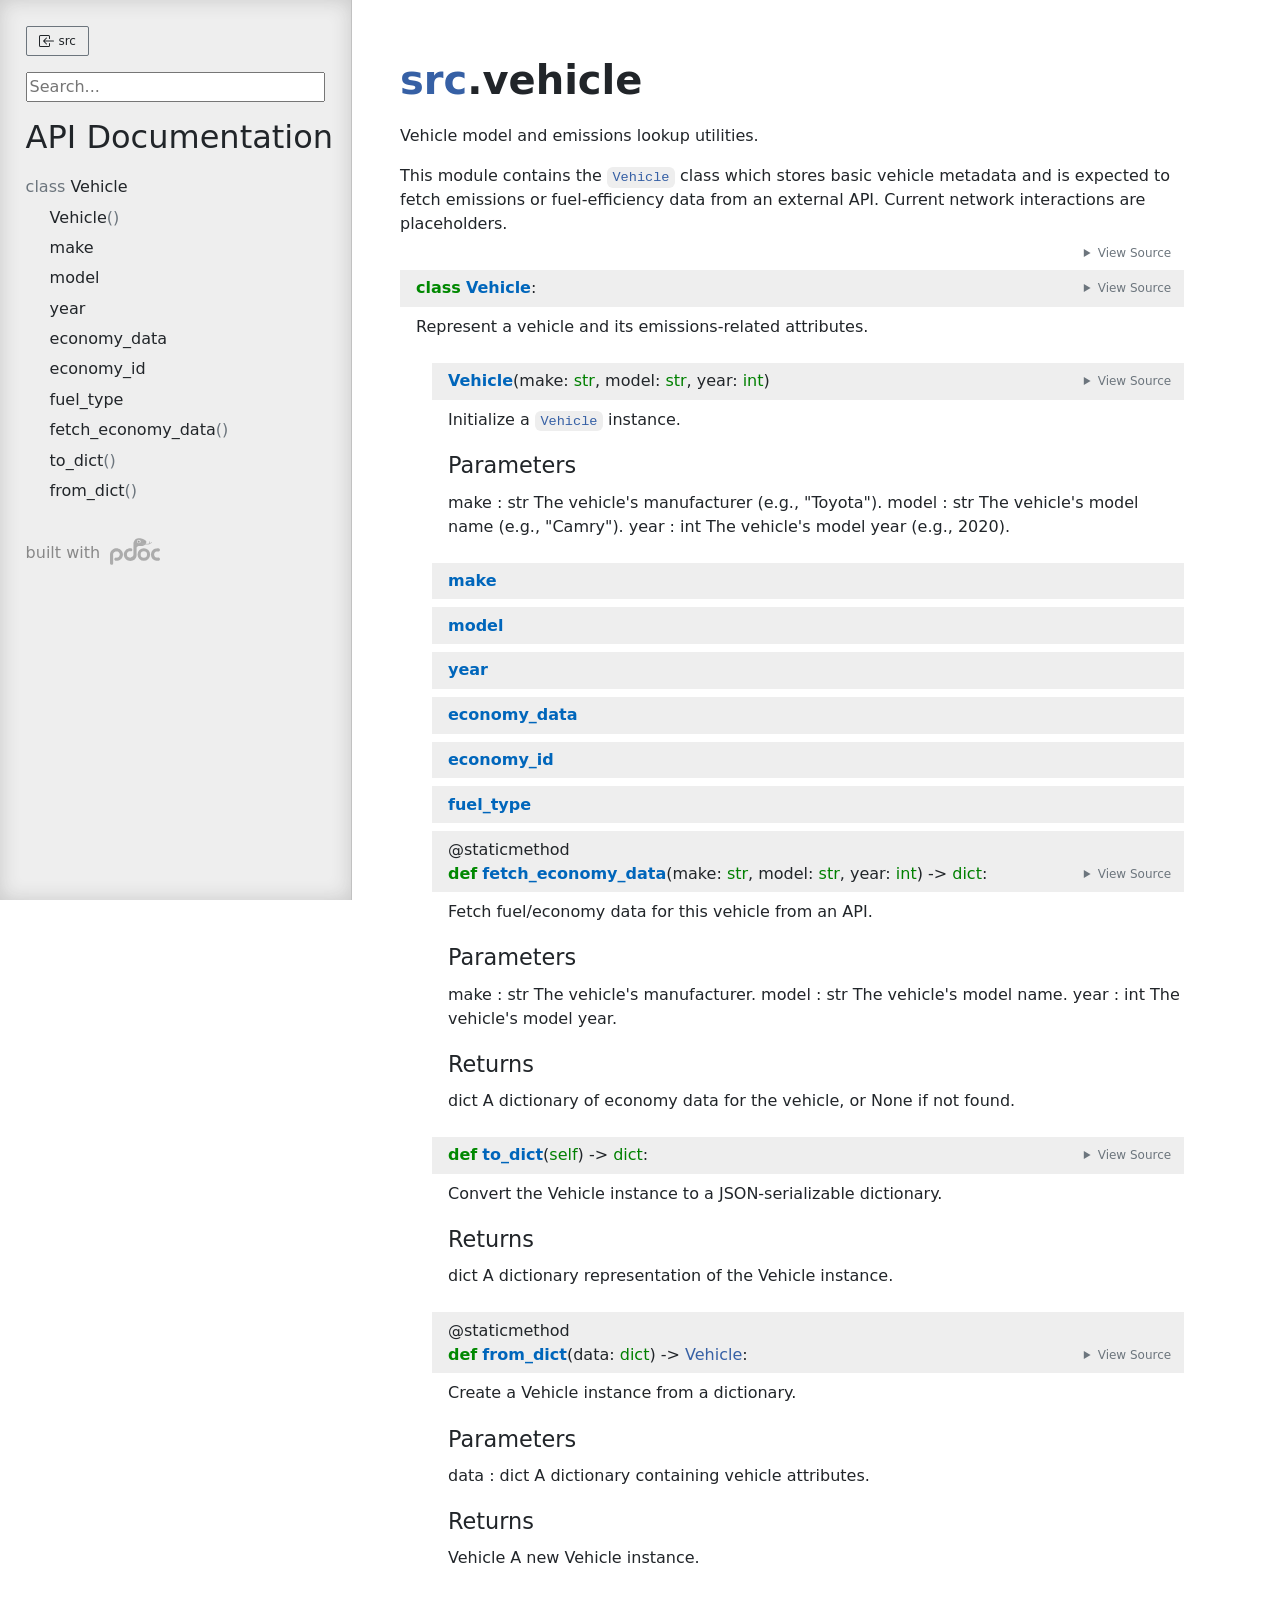
<file: docs/api/src/vehicle.html>
<!doctype html>
<html lang="en">
<head>
    <meta charset="utf-8">
    <meta name="viewport" content="width=device-width, initial-scale=1">
    <meta name="generator" content="pdoc 16.0.0"/>
    <title>src.vehicle API documentation</title>

    <style>/*! * Bootstrap Reboot v5.0.0 (https://getbootstrap.com/) * Copyright 2011-2021 The Bootstrap Authors * Copyright 2011-2021 Twitter, Inc. * Licensed under MIT (https://github.com/twbs/bootstrap/blob/main/LICENSE) * Forked from Normalize.css, licensed MIT (https://github.com/necolas/normalize.css/blob/master/LICENSE.md) */*,::after,::before{box-sizing:border-box}@media (prefers-reduced-motion:no-preference){:root{scroll-behavior:smooth}}body{margin:0;font-family:system-ui,-apple-system,"Segoe UI",Roboto,"Helvetica Neue",Arial,"Noto Sans","Liberation Sans",sans-serif,"Apple Color Emoji","Segoe UI Emoji","Segoe UI Symbol","Noto Color Emoji";font-size:1rem;font-weight:400;line-height:1.5;color:#212529;background-color:#fff;-webkit-text-size-adjust:100%;-webkit-tap-highlight-color:transparent}hr{margin:1rem 0;color:inherit;background-color:currentColor;border:0;opacity:.25}hr:not([size]){height:1px}h1,h2,h3,h4,h5,h6{margin-top:0;margin-bottom:.5rem;font-weight:500;line-height:1.2}h1{font-size:calc(1.375rem + 1.5vw)}@media (min-width:1200px){h1{font-size:2.5rem}}h2{font-size:calc(1.325rem + .9vw)}@media (min-width:1200px){h2{font-size:2rem}}h3{font-size:calc(1.3rem + .6vw)}@media (min-width:1200px){h3{font-size:1.75rem}}h4{font-size:calc(1.275rem + .3vw)}@media (min-width:1200px){h4{font-size:1.5rem}}h5{font-size:1.25rem}h6{font-size:1rem}p{margin-top:0;margin-bottom:1rem}abbr[data-bs-original-title],abbr[title]{-webkit-text-decoration:underline dotted;text-decoration:underline dotted;cursor:help;-webkit-text-decoration-skip-ink:none;text-decoration-skip-ink:none}address{margin-bottom:1rem;font-style:normal;line-height:inherit}ol,ul{padding-left:2rem}dl,ol,ul{margin-top:0;margin-bottom:1rem}ol ol,ol ul,ul ol,ul ul{margin-bottom:0}dt{font-weight:700}dd{margin-bottom:.5rem;margin-left:0}blockquote{margin:0 0 1rem}b,strong{font-weight:bolder}small{font-size:.875em}mark{padding:.2em;background-color:#fcf8e3}sub,sup{position:relative;font-size:.75em;line-height:0;vertical-align:baseline}sub{bottom:-.25em}sup{top:-.5em}a{color:#0d6efd;text-decoration:underline}a:hover{color:#0a58ca}a:not([href]):not([class]),a:not([href]):not([class]):hover{color:inherit;text-decoration:none}code,kbd,pre,samp{font-family:SFMono-Regular,Menlo,Monaco,Consolas,"Liberation Mono","Courier New",monospace;font-size:1em;direction:ltr;unicode-bidi:bidi-override}pre{display:block;margin-top:0;margin-bottom:1rem;overflow:auto;font-size:.875em}pre code{font-size:inherit;color:inherit;word-break:normal}code{font-size:.875em;color:#d63384;word-wrap:break-word}a>code{color:inherit}kbd{padding:.2rem .4rem;font-size:.875em;color:#fff;background-color:#212529;border-radius:.2rem}kbd kbd{padding:0;font-size:1em;font-weight:700}figure{margin:0 0 1rem}img,svg{vertical-align:middle}table{caption-side:bottom;border-collapse:collapse}caption{padding-top:.5rem;padding-bottom:.5rem;color:#6c757d;text-align:left}th{text-align:inherit;text-align:-webkit-match-parent}tbody,td,tfoot,th,thead,tr{border-color:inherit;border-style:solid;border-width:0}label{display:inline-block}button{border-radius:0}button:focus:not(:focus-visible){outline:0}button,input,optgroup,select,textarea{margin:0;font-family:inherit;font-size:inherit;line-height:inherit}button,select{text-transform:none}[role=button]{cursor:pointer}select{word-wrap:normal}select:disabled{opacity:1}[list]::-webkit-calendar-picker-indicator{display:none}[type=button],[type=reset],[type=submit],button{-webkit-appearance:button}[type=button]:not(:disabled),[type=reset]:not(:disabled),[type=submit]:not(:disabled),button:not(:disabled){cursor:pointer}::-moz-focus-inner{padding:0;border-style:none}textarea{resize:vertical}fieldset{min-width:0;padding:0;margin:0;border:0}legend{float:left;width:100%;padding:0;margin-bottom:.5rem;font-size:calc(1.275rem + .3vw);line-height:inherit}@media (min-width:1200px){legend{font-size:1.5rem}}legend+*{clear:left}::-webkit-datetime-edit-day-field,::-webkit-datetime-edit-fields-wrapper,::-webkit-datetime-edit-hour-field,::-webkit-datetime-edit-minute,::-webkit-datetime-edit-month-field,::-webkit-datetime-edit-text,::-webkit-datetime-edit-year-field{padding:0}::-webkit-inner-spin-button{height:auto}[type=search]{outline-offset:-2px;-webkit-appearance:textfield}::-webkit-search-decoration{-webkit-appearance:none}::-webkit-color-swatch-wrapper{padding:0}::file-selector-button{font:inherit}::-webkit-file-upload-button{font:inherit;-webkit-appearance:button}output{display:inline-block}iframe{border:0}summary{display:list-item;cursor:pointer}progress{vertical-align:baseline}[hidden]{display:none!important}</style>
    <style>/*! syntax-highlighting.css */pre{line-height:125%;}span.linenos{color:inherit; background-color:transparent; padding-left:5px; padding-right:20px;}.pdoc-code .hll{background-color:#ffffcc}.pdoc-code{background:#f8f8f8;}.pdoc-code .c{color:#3D7B7B; font-style:italic}.pdoc-code .err{border:1px solid #FF0000}.pdoc-code .k{color:#008000; font-weight:bold}.pdoc-code .o{color:#666666}.pdoc-code .ch{color:#3D7B7B; font-style:italic}.pdoc-code .cm{color:#3D7B7B; font-style:italic}.pdoc-code .cp{color:#9C6500}.pdoc-code .cpf{color:#3D7B7B; font-style:italic}.pdoc-code .c1{color:#3D7B7B; font-style:italic}.pdoc-code .cs{color:#3D7B7B; font-style:italic}.pdoc-code .gd{color:#A00000}.pdoc-code .ge{font-style:italic}.pdoc-code .gr{color:#E40000}.pdoc-code .gh{color:#000080; font-weight:bold}.pdoc-code .gi{color:#008400}.pdoc-code .go{color:#717171}.pdoc-code .gp{color:#000080; font-weight:bold}.pdoc-code .gs{font-weight:bold}.pdoc-code .gu{color:#800080; font-weight:bold}.pdoc-code .gt{color:#0044DD}.pdoc-code .kc{color:#008000; font-weight:bold}.pdoc-code .kd{color:#008000; font-weight:bold}.pdoc-code .kn{color:#008000; font-weight:bold}.pdoc-code .kp{color:#008000}.pdoc-code .kr{color:#008000; font-weight:bold}.pdoc-code .kt{color:#B00040}.pdoc-code .m{color:#666666}.pdoc-code .s{color:#BA2121}.pdoc-code .na{color:#687822}.pdoc-code .nb{color:#008000}.pdoc-code .nc{color:#0000FF; font-weight:bold}.pdoc-code .no{color:#880000}.pdoc-code .nd{color:#AA22FF}.pdoc-code .ni{color:#717171; font-weight:bold}.pdoc-code .ne{color:#CB3F38; font-weight:bold}.pdoc-code .nf{color:#0000FF}.pdoc-code .nl{color:#767600}.pdoc-code .nn{color:#0000FF; font-weight:bold}.pdoc-code .nt{color:#008000; font-weight:bold}.pdoc-code .nv{color:#19177C}.pdoc-code .ow{color:#AA22FF; font-weight:bold}.pdoc-code .w{color:#bbbbbb}.pdoc-code .mb{color:#666666}.pdoc-code .mf{color:#666666}.pdoc-code .mh{color:#666666}.pdoc-code .mi{color:#666666}.pdoc-code .mo{color:#666666}.pdoc-code .sa{color:#BA2121}.pdoc-code .sb{color:#BA2121}.pdoc-code .sc{color:#BA2121}.pdoc-code .dl{color:#BA2121}.pdoc-code .sd{color:#BA2121; font-style:italic}.pdoc-code .s2{color:#BA2121}.pdoc-code .se{color:#AA5D1F; font-weight:bold}.pdoc-code .sh{color:#BA2121}.pdoc-code .si{color:#A45A77; font-weight:bold}.pdoc-code .sx{color:#008000}.pdoc-code .sr{color:#A45A77}.pdoc-code .s1{color:#BA2121}.pdoc-code .ss{color:#19177C}.pdoc-code .bp{color:#008000}.pdoc-code .fm{color:#0000FF}.pdoc-code .vc{color:#19177C}.pdoc-code .vg{color:#19177C}.pdoc-code .vi{color:#19177C}.pdoc-code .vm{color:#19177C}.pdoc-code .il{color:#666666}</style>
    <style>/*! theme.css */:root{--pdoc-background:#fff;}.pdoc{--text:#212529;--muted:#6c757d;--link:#3660a5;--link-hover:#1659c5;--code:#f8f8f8;--active:#fff598;--accent:#eee;--accent2:#c1c1c1;--nav-hover:rgba(255, 255, 255, 0.5);--name:#0066BB;--def:#008800;--annotation:#007020;}</style>
    <style>/*! layout.css */html, body{width:100%;height:100%;}html, main{scroll-behavior:smooth;}body{background-color:var(--pdoc-background);}@media (max-width:769px){#navtoggle{cursor:pointer;position:absolute;width:50px;height:40px;top:1rem;right:1rem;border-color:var(--text);color:var(--text);display:flex;opacity:0.8;z-index:999;}#navtoggle:hover{opacity:1;}#togglestate + div{display:none;}#togglestate:checked + div{display:inherit;}main, header{padding:2rem 3vw;}header + main{margin-top:-3rem;}.git-button{display:none !important;}nav input[type="search"]{max-width:77%;}nav input[type="search"]:first-child{margin-top:-6px;}nav input[type="search"]:valid ~ *{display:none !important;}}@media (min-width:770px){:root{--sidebar-width:clamp(12.5rem, 28vw, 22rem);}nav{position:fixed;overflow:auto;height:100vh;width:var(--sidebar-width);}main, header{padding:3rem 2rem 3rem calc(var(--sidebar-width) + 3rem);width:calc(54rem + var(--sidebar-width));max-width:100%;}header + main{margin-top:-4rem;}#navtoggle{display:none;}}#togglestate{position:absolute;height:0;opacity:0;}nav.pdoc{--pad:clamp(0.5rem, 2vw, 1.75rem);--indent:1.5rem;background-color:var(--accent);border-right:1px solid var(--accent2);box-shadow:0 0 20px rgba(50, 50, 50, .2) inset;padding:0 0 0 var(--pad);overflow-wrap:anywhere;scrollbar-width:thin; scrollbar-color:var(--accent2) transparent; z-index:1}nav.pdoc::-webkit-scrollbar{width:.4rem; }nav.pdoc::-webkit-scrollbar-thumb{background-color:var(--accent2); }nav.pdoc > div{padding:var(--pad) 0;}nav.pdoc .module-list-button{display:inline-flex;align-items:center;color:var(--text);border-color:var(--muted);margin-bottom:1rem;}nav.pdoc .module-list-button:hover{border-color:var(--text);}nav.pdoc input[type=search]{display:block;outline-offset:0;width:calc(100% - var(--pad));}nav.pdoc .logo{max-width:calc(100% - var(--pad));max-height:35vh;display:block;margin:0 auto 1rem;transform:translate(calc(-.5 * var(--pad)), 0);}nav.pdoc ul{list-style:none;padding-left:0;}nav.pdoc > div > ul{margin-left:calc(0px - var(--pad));}nav.pdoc li a{padding:.2rem 0 .2rem calc(var(--pad) + var(--indent));}nav.pdoc > div > ul > li > a{padding-left:var(--pad);}nav.pdoc li{transition:all 100ms;}nav.pdoc li:hover{background-color:var(--nav-hover);}nav.pdoc a, nav.pdoc a:hover{color:var(--text);}nav.pdoc a{display:block;}nav.pdoc > h2:first-of-type{margin-top:1.5rem;}nav.pdoc .class:before{content:"class ";color:var(--muted);}nav.pdoc .function:after{content:"()";color:var(--muted);}nav.pdoc footer:before{content:"";display:block;width:calc(100% - var(--pad));border-top:solid var(--accent2) 1px;margin-top:1.5rem;padding-top:.5rem;}nav.pdoc footer{font-size:small;}</style>
    <style>/*! content.css */.pdoc{color:var(--text);box-sizing:border-box;line-height:1.5;background:none;}.pdoc .pdoc-button{cursor:pointer;display:inline-block;border:solid black 1px;border-radius:2px;font-size:.75rem;padding:calc(0.5em - 1px) 1em;transition:100ms all;}.pdoc .alert{padding:1rem 1rem 1rem calc(1.5rem + 24px);border:1px solid transparent;border-radius:.25rem;background-repeat:no-repeat;background-position:.75rem center;margin-bottom:1rem;}.pdoc .alert > em{display:none;}.pdoc .alert > *:last-child{margin-bottom:0;}.pdoc .alert.note{color:#084298;background-color:#cfe2ff;border-color:#b6d4fe;background-image:url("data:image/svg+xml,%3Csvg%20xmlns%3D%22http%3A//www.w3.org/2000/svg%22%20width%3D%2224%22%20height%3D%2224%22%20fill%3D%22%23084298%22%20viewBox%3D%220%200%2016%2016%22%3E%3Cpath%20d%3D%22M8%2016A8%208%200%201%200%208%200a8%208%200%200%200%200%2016zm.93-9.412-1%204.705c-.07.34.029.533.304.533.194%200%20.487-.07.686-.246l-.088.416c-.287.346-.92.598-1.465.598-.703%200-1.002-.422-.808-1.319l.738-3.468c.064-.293.006-.399-.287-.47l-.451-.081.082-.381%202.29-.287zM8%205.5a1%201%200%201%201%200-2%201%201%200%200%201%200%202z%22/%3E%3C/svg%3E");}.pdoc .alert.tip{color:#0a3622;background-color:#d1e7dd;border-color:#a3cfbb;background-image:url("data:image/svg+xml,%3Csvg%20xmlns%3D%22http%3A//www.w3.org/2000/svg%22%20width%3D%2224%22%20height%3D%2224%22%20fill%3D%22%230a3622%22%20viewBox%3D%220%200%2016%2016%22%3E%3Cpath%20d%3D%22M2%206a6%206%200%201%201%2010.174%204.31c-.203.196-.359.4-.453.619l-.762%201.769A.5.5%200%200%201%2010.5%2013a.5.5%200%200%201%200%201%20.5.5%200%200%201%200%201l-.224.447a1%201%200%200%201-.894.553H6.618a1%201%200%200%201-.894-.553L5.5%2015a.5.5%200%200%201%200-1%20.5.5%200%200%201%200-1%20.5.5%200%200%201-.46-.302l-.761-1.77a2%202%200%200%200-.453-.618A5.98%205.98%200%200%201%202%206m6-5a5%205%200%200%200-3.479%208.592c.263.254.514.564.676.941L5.83%2012h4.342l.632-1.467c.162-.377.413-.687.676-.941A5%205%200%200%200%208%201%22/%3E%3C/svg%3E");}.pdoc .alert.important{color:#055160;background-color:#cff4fc;border-color:#9eeaf9;background-image:url("data:image/svg+xml,%3Csvg%20xmlns%3D%22http%3A//www.w3.org/2000/svg%22%20width%3D%2224%22%20height%3D%2224%22%20fill%3D%22%23055160%22%20viewBox%3D%220%200%2016%2016%22%3E%3Cpath%20d%3D%22M2%200a2%202%200%200%200-2%202v12a2%202%200%200%200%202%202h12a2%202%200%200%200%202-2V2a2%202%200%200%200-2-2zm6%204c.535%200%20.954.462.9.995l-.35%203.507a.552.552%200%200%201-1.1%200L7.1%204.995A.905.905%200%200%201%208%204m.002%206a1%201%200%201%201%200%202%201%201%200%200%201%200-2%22/%3E%3C/svg%3E");}.pdoc .alert.warning{color:#664d03;background-color:#fff3cd;border-color:#ffecb5;background-image:url("data:image/svg+xml,%3Csvg%20xmlns%3D%22http%3A//www.w3.org/2000/svg%22%20width%3D%2224%22%20height%3D%2224%22%20fill%3D%22%23664d03%22%20viewBox%3D%220%200%2016%2016%22%3E%3Cpath%20d%3D%22M8.982%201.566a1.13%201.13%200%200%200-1.96%200L.165%2013.233c-.457.778.091%201.767.98%201.767h13.713c.889%200%201.438-.99.98-1.767L8.982%201.566zM8%205c.535%200%20.954.462.9.995l-.35%203.507a.552.552%200%200%201-1.1%200L7.1%205.995A.905.905%200%200%201%208%205zm.002%206a1%201%200%201%201%200%202%201%201%200%200%201%200-2z%22/%3E%3C/svg%3E");}.pdoc .alert.caution{color:#842029;background-color:#f8d7da;border-color:#f5c2c7;background-image:url("data:image/svg+xml,%3Csvg%20xmlns%3D%22http%3A//www.w3.org/2000/svg%22%20width%3D%2224%22%20height%3D%2224%22%20fill%3D%22%23842029%22%20viewBox%3D%220%200%2016%2016%22%3E%3Cpath%20d%3D%22M11.46.146A.5.5%200%200%200%2011.107%200H4.893a.5.5%200%200%200-.353.146L.146%204.54A.5.5%200%200%200%200%204.893v6.214a.5.5%200%200%200%20.146.353l4.394%204.394a.5.5%200%200%200%20.353.146h6.214a.5.5%200%200%200%20.353-.146l4.394-4.394a.5.5%200%200%200%20.146-.353V4.893a.5.5%200%200%200-.146-.353zM8%204c.535%200%20.954.462.9.995l-.35%203.507a.552.552%200%200%201-1.1%200L7.1%204.995A.905.905%200%200%201%208%204m.002%206a1%201%200%201%201%200%202%201%201%200%200%201%200-2%22/%3E%3C/svg%3E");}.pdoc .alert.danger{color:#842029;background-color:#f8d7da;border-color:#f5c2c7;background-image:url("data:image/svg+xml,%3Csvg%20xmlns%3D%22http%3A//www.w3.org/2000/svg%22%20width%3D%2224%22%20height%3D%2224%22%20fill%3D%22%23842029%22%20viewBox%3D%220%200%2016%2016%22%3E%3Cpath%20d%3D%22M5.52.359A.5.5%200%200%201%206%200h4a.5.5%200%200%201%20.474.658L8.694%206H12.5a.5.5%200%200%201%20.395.807l-7%209a.5.5%200%200%201-.873-.454L6.823%209.5H3.5a.5.5%200%200%201-.48-.641l2.5-8.5z%22/%3E%3C/svg%3E");}.pdoc .visually-hidden{position:absolute !important;width:1px !important;height:1px !important;padding:0 !important;margin:-1px !important;overflow:hidden !important;clip:rect(0, 0, 0, 0) !important;white-space:nowrap !important;border:0 !important;}.pdoc h1, .pdoc h2, .pdoc h3{font-weight:300;margin:.3em 0;padding:.2em 0;}.pdoc > section:not(.module-info) h1{font-size:1.5rem;font-weight:500;}.pdoc > section:not(.module-info) h2{font-size:1.4rem;font-weight:500;}.pdoc > section:not(.module-info) h3{font-size:1.3rem;font-weight:500;}.pdoc > section:not(.module-info) h4{font-size:1.2rem;}.pdoc > section:not(.module-info) h5{font-size:1.1rem;}.pdoc a{text-decoration:none;color:var(--link);}.pdoc a:hover{color:var(--link-hover);}.pdoc blockquote{margin-left:2rem;}.pdoc pre{border-top:1px solid var(--accent2);border-bottom:1px solid var(--accent2);margin-top:0;margin-bottom:1em;padding:.5rem 0 .5rem .5rem;overflow-x:auto;background-color:var(--code);}.pdoc code{color:var(--text);padding:.2em .4em;margin:0;font-size:85%;background-color:var(--accent);border-radius:6px;}.pdoc a > code{color:inherit;}.pdoc pre > code{display:inline-block;font-size:inherit;background:none;border:none;padding:0;}.pdoc > section:not(.module-info){margin-bottom:1.5rem;}.pdoc .modulename{margin-top:0;font-weight:bold;}.pdoc .modulename a{color:var(--link);transition:100ms all;}.pdoc .git-button{float:right;border:solid var(--link) 1px;}.pdoc .git-button:hover{background-color:var(--link);color:var(--pdoc-background);}.view-source-toggle-state,.view-source-toggle-state ~ .pdoc-code{display:none;}.view-source-toggle-state:checked ~ .pdoc-code{display:block;}.view-source-button{display:inline-block;float:right;font-size:.75rem;line-height:1.5rem;color:var(--muted);padding:0 .4rem 0 1.3rem;cursor:pointer;text-indent:-2px;}.view-source-button > span{visibility:hidden;}.module-info .view-source-button{float:none;display:flex;justify-content:flex-end;margin:-1.2rem .4rem -.2rem 0;}.view-source-button::before{position:absolute;content:"View Source";display:list-item;list-style-type:disclosure-closed;}.view-source-toggle-state:checked ~ .attr .view-source-button::before,.view-source-toggle-state:checked ~ .view-source-button::before{list-style-type:disclosure-open;}.pdoc .docstring{margin-bottom:1.5rem;}.pdoc section:not(.module-info) .docstring{margin-left:clamp(0rem, 5vw - 2rem, 1rem);}.pdoc .docstring .pdoc-code{margin-left:1em;margin-right:1em;}.pdoc h1:target,.pdoc h2:target,.pdoc h3:target,.pdoc h4:target,.pdoc h5:target,.pdoc h6:target,.pdoc .pdoc-code > pre > span:target{background-color:var(--active);box-shadow:-1rem 0 0 0 var(--active);}.pdoc .pdoc-code > pre > span:target{display:block;}.pdoc div:target > .attr,.pdoc section:target > .attr,.pdoc dd:target > a{background-color:var(--active);}.pdoc *{scroll-margin:2rem;}.pdoc .pdoc-code .linenos{user-select:none;}.pdoc .attr:hover{filter:contrast(0.95);}.pdoc section, .pdoc .classattr{position:relative;}.pdoc .headerlink{--width:clamp(1rem, 3vw, 2rem);position:absolute;top:0;left:calc(0rem - var(--width));transition:all 100ms ease-in-out;opacity:0;}.pdoc .headerlink::before{content:"#";display:block;text-align:center;width:var(--width);height:2.3rem;line-height:2.3rem;font-size:1.5rem;}.pdoc .attr:hover ~ .headerlink,.pdoc *:target > .headerlink,.pdoc .headerlink:hover{opacity:1;}.pdoc .attr{display:block;margin:.5rem 0 .5rem;padding:.4rem .4rem .4rem 1rem;background-color:var(--accent);overflow-x:auto;}.pdoc .classattr{margin-left:2rem;}.pdoc .decorator-deprecated{color:#842029;}.pdoc .decorator-deprecated ~ span{filter:grayscale(1) opacity(0.8);}.pdoc .name{color:var(--name);font-weight:bold;}.pdoc .def{color:var(--def);font-weight:bold;}.pdoc .signature{background-color:transparent;}.pdoc .param, .pdoc .return-annotation{white-space:pre;}.pdoc .signature.multiline .param{display:block;}.pdoc .signature.condensed .param{display:inline-block;}.pdoc .annotation{color:var(--annotation);}.pdoc .view-value-toggle-state,.pdoc .view-value-toggle-state ~ .default_value{display:none;}.pdoc .view-value-toggle-state:checked ~ .default_value{display:inherit;}.pdoc .view-value-button{font-size:.5rem;vertical-align:middle;border-style:dashed;margin-top:-0.1rem;}.pdoc .view-value-button:hover{background:white;}.pdoc .view-value-button::before{content:"show";text-align:center;width:2.2em;display:inline-block;}.pdoc .view-value-toggle-state:checked ~ .view-value-button::before{content:"hide";}.pdoc .inherited{margin-left:2rem;}.pdoc .inherited dt{font-weight:700;}.pdoc .inherited dt, .pdoc .inherited dd{display:inline;margin-left:0;margin-bottom:.5rem;}.pdoc .inherited dd:not(:last-child):after{content:", ";}.pdoc .inherited .class:before{content:"class ";}.pdoc .inherited .function a:after{content:"()";}.pdoc .search-result .docstring{overflow:auto;max-height:25vh;}.pdoc .search-result.focused > .attr{background-color:var(--active);}.pdoc .attribution{margin-top:2rem;display:block;opacity:0.5;transition:all 200ms;filter:grayscale(100%);}.pdoc .attribution:hover{opacity:1;filter:grayscale(0%);}.pdoc .attribution img{margin-left:5px;height:27px;vertical-align:bottom;width:50px;transition:all 200ms;}.pdoc table{display:block;width:max-content;max-width:100%;overflow:auto;margin-bottom:1rem;}.pdoc table th{font-weight:600;}.pdoc table th, .pdoc table td{padding:6px 13px;border:1px solid var(--accent2);}</style>
    <style>/*! custom.css */</style></head>
<body>
    <nav class="pdoc">
        <label id="navtoggle" for="togglestate" class="pdoc-button"><svg xmlns='http://www.w3.org/2000/svg' viewBox='0 0 30 30'><path stroke-linecap='round' stroke="currentColor" stroke-miterlimit='10' stroke-width='2' d='M4 7h22M4 15h22M4 23h22'/></svg></label>
        <input id="togglestate" type="checkbox" aria-hidden="true" tabindex="-1">
        <div>            <a class="pdoc-button module-list-button" href="../src.html">
<svg xmlns="http://www.w3.org/2000/svg" width="16" height="16" fill="currentColor" class="bi bi-box-arrow-in-left" viewBox="0 0 16 16">
  <path fill-rule="evenodd" d="M10 3.5a.5.5 0 0 0-.5-.5h-8a.5.5 0 0 0-.5.5v9a.5.5 0 0 0 .5.5h8a.5.5 0 0 0 .5-.5v-2a.5.5 0 0 1 1 0v2A1.5 1.5 0 0 1 9.5 14h-8A1.5 1.5 0 0 1 0 12.5v-9A1.5 1.5 0 0 1 1.5 2h8A1.5 1.5 0 0 1 11 3.5v2a.5.5 0 0 1-1 0v-2z"/>
  <path fill-rule="evenodd" d="M4.146 8.354a.5.5 0 0 1 0-.708l3-3a.5.5 0 1 1 .708.708L5.707 7.5H14.5a.5.5 0 0 1 0 1H5.707l2.147 2.146a.5.5 0 0 1-.708.708l-3-3z"/>
</svg>                &nbsp;src</a>


            <input type="search" placeholder="Search..." role="searchbox" aria-label="search"
                   pattern=".+" required>



            <h2>API Documentation</h2>
                <ul class="memberlist">
            <li>
                    <a class="class" href="#Vehicle">Vehicle</a>
                            <ul class="memberlist">
                        <li>
                                <a class="function" href="#Vehicle.__init__">Vehicle</a>
                        </li>
                        <li>
                                <a class="variable" href="#Vehicle.make">make</a>
                        </li>
                        <li>
                                <a class="variable" href="#Vehicle.model">model</a>
                        </li>
                        <li>
                                <a class="variable" href="#Vehicle.year">year</a>
                        </li>
                        <li>
                                <a class="variable" href="#Vehicle.economy_data">economy_data</a>
                        </li>
                        <li>
                                <a class="variable" href="#Vehicle.economy_id">economy_id</a>
                        </li>
                        <li>
                                <a class="variable" href="#Vehicle.fuel_type">fuel_type</a>
                        </li>
                        <li>
                                <a class="function" href="#Vehicle.fetch_economy_data">fetch_economy_data</a>
                        </li>
                        <li>
                                <a class="function" href="#Vehicle.to_dict">to_dict</a>
                        </li>
                        <li>
                                <a class="function" href="#Vehicle.from_dict">from_dict</a>
                        </li>
                </ul>

            </li>
    </ul>



        <a class="attribution" title="pdoc: Python API documentation generator" href="https://pdoc.dev" target="_blank">
            built with <span class="visually-hidden">pdoc</span><img
                alt="pdoc logo"
                src="data:image/svg+xml,%3Csvg%20xmlns%3D%22http%3A//www.w3.org/2000/svg%22%20role%3D%22img%22%20aria-label%3D%22pdoc%20logo%22%20width%3D%22300%22%20height%3D%22160%22%20viewBox%3D%220%200%20150%2080%22%3E%3Ctitle%3Epdoc%3C/title%3E%3Cpath%20d%3D%22M132.316%2048.886c.276-4.679%202.342-6.698%204.409-7.982s4.27-1.165%206.751-1.055c1.586.07%203.044.156%204.222-.482%201.142-.619%202.026-1.932%202.162-3.739.268-3.576-1.929-5.368-5.006-5.551s-7.599.524-10.517%201.606c-4.455%201.652-8.588%206.606-9.552%208.992s-2.342%206.193-1.745%2010.873%202.664%209.221%205.878%2011.79%205.878%203.808%2010.103%204.312%203.444.229%206.062.229%205.006-2.202%204.914-4.909-2.296-5.001-4.501-4.863-3.077.505-5.281.229-7.715-2.064-7.899-9.451z%22%20fill%3D%22%23198754%22/%3E%3Ccircle%20cx%3D%22101.504%22%20cy%3D%2248.943%22%20r%3D%2214.208%22%20fill%3D%22none%22%20stroke%3D%22%23198754%22%20stroke-width%3D%229.354%22/%3E%3Cpath%20d%3D%22M87.81.002c-3.637.065-5.001.454-7.014%201.232s-3.443%201.363-6.3%204.282c-1.723%201.76-3.148%205.019-3.776%207.329-.413%201.521-.316%202.63-.316%202.63l-.195%2034.612c.065%205.774-6.755%208.305-9.612%208.37s-9.678-1.038-9.743-9.408%207.128-9.521%208.362-9.521c1.413-.13%202.526-.021%203.718-.016%202.071.009%204.157-.778%204.092-4.671s-4.157-4.736-4.157-4.736c-6.3-.843-11.43%202.206-11.43%202.206S40.917%2038.15%2041.372%2049.634%2051.568%2068.19%2061.311%2068.125s18.316-7.007%2018.445-17.193l.13-22.772c.046-2.291%202.683-3.644%204.476-4.203.745-.232%201.694-.274%201.694-.274l10.457-.13s4.871-.324%207.729-3.114%204.352-6.294%204.352-6.294.974-3.049.13-4.606-.195-1.233-2.792-3.309-8.573-4.477-8.573-4.477S91.447-.063%2087.81.002zM0%2047.169l.065%2028.417S0%2080.127%204.481%2079.997s5.072-3.866%205.049-4.152l-.113-28.482s1.624-7.656%209.937-7.721%2010.002%206.942%2010.002%208.499-.909%2010.51-9.093%2010.51c-.948%200-2.99-.567-4.145-.272-3.919%201-3.194%204.554-3.194%204.554s.065%205.061%207.404%204.996%2018.575-6.034%2018.575-19.074S26.953%2030.04%2019.549%2029.91%201.234%2035.296%200%2047.169z%22%20fill%3D%22%23198754%22/%3E%3Cg%20transform%3D%22matrix%28.325601%200%200%20.325256%20-10.32669%20-45.802786%29%22%3E%3Ccircle%20cx%3D%22297.554%22%20cy%3D%22172.286%22%20r%3D%2216.5%22%20fill%3D%22%23fff%22/%3E%3Cellipse%20cx%3D%22297.709%22%20cy%3D%22172.642%22%20rx%3D%2211.071%22%20ry%3D%2210.871%22%20fill%3D%22%23105a48%22/%3E%3Ccircle%20cx%3D%22304.104%22%20cy%3D%22167.667%22%20r%3D%224.5%22%20fill%3D%22%23fff%22/%3E%3C/g%3E%3Cpath%20d%3D%22M94.661%2017.032l.893-1.476s.99.714%201.916.925%201.575.114%202.955.114l14.565-.162c1.283-.032%203.085-.762%203.02-3.293s-.373-3.503-.373-3.503l1.283-.487s.52.503.877%201.573.309%201.995.292%202.66-.227%201.541-.227%201.541%201.564-.308%202.359-1.038.823-.779%201.489-1.508.812-.86.812-.86.552-.13.877.26.341.957.065%201.46-1.672%202.206-3.247%203.066-2.76%201.427-3.929%201.768-3.848.73-7.063.714l-10.944-.114s-2.143-.081-3.02-.373-2.241-.973-2.598-1.265z%22%20fill%3D%22%23d36d49%22/%3E%3Cg%20fill%3D%22%23105a48%22%3E%3Cellipse%20cx%3D%2293.052%22%20cy%3D%2243.567%22%20rx%3D%22.869%22%20ry%3D%221.014%22%20transform%3D%22rotate%28341.022%29%22/%3E%3Cellipse%20cx%3D%22104.3%22%20cy%3D%22-16.184%22%20rx%3D%22.865%22%20ry%3D%221.009%22%20transform%3D%22rotate%2814.786%29%22/%3E%3C/g%3E%3C/svg%3E"/>
        </a>
</div>
    </nav>
    <main class="pdoc">
            <section class="module-info">
                    <h1 class="modulename">
<a href="./../src.html">src</a><wbr>.vehicle    </h1>

                        <div class="docstring"><p>Vehicle model and emissions lookup utilities.</p>

<p>This module contains the <code><a href="#Vehicle">Vehicle</a></code> class which stores
basic vehicle metadata and is expected to fetch emissions or
fuel-efficiency data from an external API. Current network
interactions are placeholders.</p>
</div>

                        <input id="mod-vehicle-view-source" class="view-source-toggle-state" type="checkbox" aria-hidden="true" tabindex="-1">

                        <label class="view-source-button" for="mod-vehicle-view-source"><span>View Source</span></label>

                        <div class="pdoc-code codehilite"><pre><span></span><span id="L-1"><a href="#L-1"><span class="linenos"> 1</span></a><span class="sd">&quot;&quot;&quot;Vehicle model and emissions lookup utilities.</span>
</span><span id="L-2"><a href="#L-2"><span class="linenos"> 2</span></a>
</span><span id="L-3"><a href="#L-3"><span class="linenos"> 3</span></a><span class="sd">This module contains the :class:`Vehicle` class which stores</span>
</span><span id="L-4"><a href="#L-4"><span class="linenos"> 4</span></a><span class="sd">basic vehicle metadata and is expected to fetch emissions or</span>
</span><span id="L-5"><a href="#L-5"><span class="linenos"> 5</span></a><span class="sd">fuel-efficiency data from an external API. Current network</span>
</span><span id="L-6"><a href="#L-6"><span class="linenos"> 6</span></a><span class="sd">interactions are placeholders.</span>
</span><span id="L-7"><a href="#L-7"><span class="linenos"> 7</span></a><span class="sd">&quot;&quot;&quot;</span>
</span><span id="L-8"><a href="#L-8"><span class="linenos"> 8</span></a>
</span><span id="L-9"><a href="#L-9"><span class="linenos"> 9</span></a><span class="kn">import</span><span class="w"> </span><span class="nn">csv</span>
</span><span id="L-10"><a href="#L-10"><span class="linenos">10</span></a>
</span><span id="L-11"><a href="#L-11"><span class="linenos">11</span></a>
</span><span id="L-12"><a href="#L-12"><span class="linenos">12</span></a><span class="k">class</span><span class="w"> </span><span class="nc">Vehicle</span><span class="p">:</span>
</span><span id="L-13"><a href="#L-13"><span class="linenos">13</span></a><span class="w">    </span><span class="sd">&quot;&quot;&quot;Represent a vehicle and its emissions-related attributes.&quot;&quot;&quot;</span>
</span><span id="L-14"><a href="#L-14"><span class="linenos">14</span></a>
</span><span id="L-15"><a href="#L-15"><span class="linenos">15</span></a>    <span class="k">def</span><span class="w"> </span><span class="fm">__init__</span><span class="p">(</span><span class="bp">self</span><span class="p">,</span> <span class="n">make</span><span class="p">:</span> <span class="nb">str</span><span class="p">,</span> <span class="n">model</span><span class="p">:</span> <span class="nb">str</span><span class="p">,</span> <span class="n">year</span><span class="p">:</span> <span class="nb">int</span><span class="p">):</span>
</span><span id="L-16"><a href="#L-16"><span class="linenos">16</span></a><span class="w">        </span><span class="sd">&quot;&quot;&quot;Initialize a :class:`Vehicle` instance.</span>
</span><span id="L-17"><a href="#L-17"><span class="linenos">17</span></a>
</span><span id="L-18"><a href="#L-18"><span class="linenos">18</span></a><span class="sd">        Parameters</span>
</span><span id="L-19"><a href="#L-19"><span class="linenos">19</span></a><span class="sd">        ----------</span>
</span><span id="L-20"><a href="#L-20"><span class="linenos">20</span></a><span class="sd">        make : str</span>
</span><span id="L-21"><a href="#L-21"><span class="linenos">21</span></a><span class="sd">            The vehicle&#39;s manufacturer (e.g., &quot;Toyota&quot;).</span>
</span><span id="L-22"><a href="#L-22"><span class="linenos">22</span></a><span class="sd">        model : str</span>
</span><span id="L-23"><a href="#L-23"><span class="linenos">23</span></a><span class="sd">            The vehicle&#39;s model name (e.g., &quot;Camry&quot;).</span>
</span><span id="L-24"><a href="#L-24"><span class="linenos">24</span></a><span class="sd">        year : int</span>
</span><span id="L-25"><a href="#L-25"><span class="linenos">25</span></a><span class="sd">            The vehicle&#39;s model year (e.g., 2020).</span>
</span><span id="L-26"><a href="#L-26"><span class="linenos">26</span></a><span class="sd">        &quot;&quot;&quot;</span>
</span><span id="L-27"><a href="#L-27"><span class="linenos">27</span></a>        <span class="bp">self</span><span class="o">.</span><span class="n">make</span> <span class="o">=</span> <span class="n">make</span>
</span><span id="L-28"><a href="#L-28"><span class="linenos">28</span></a>        <span class="bp">self</span><span class="o">.</span><span class="n">model</span> <span class="o">=</span> <span class="n">model</span>
</span><span id="L-29"><a href="#L-29"><span class="linenos">29</span></a>        <span class="bp">self</span><span class="o">.</span><span class="n">year</span> <span class="o">=</span> <span class="n">year</span>
</span><span id="L-30"><a href="#L-30"><span class="linenos">30</span></a>        <span class="bp">self</span><span class="o">.</span><span class="n">economy_data</span> <span class="o">=</span> <span class="bp">self</span><span class="o">.</span><span class="n">fetch_economy_data</span><span class="p">(</span><span class="n">make</span><span class="p">,</span> <span class="n">model</span><span class="p">,</span> <span class="n">year</span><span class="p">)</span>
</span><span id="L-31"><a href="#L-31"><span class="linenos">31</span></a>        <span class="bp">self</span><span class="o">.</span><span class="n">economy_id</span> <span class="o">=</span> <span class="nb">int</span><span class="p">(</span><span class="bp">self</span><span class="o">.</span><span class="n">economy_data</span><span class="p">[</span><span class="s2">&quot;id&quot;</span><span class="p">])</span> <span class="k">if</span> <span class="bp">self</span><span class="o">.</span><span class="n">economy_data</span> <span class="k">else</span> <span class="kc">None</span>
</span><span id="L-32"><a href="#L-32"><span class="linenos">32</span></a>        <span class="bp">self</span><span class="o">.</span><span class="n">fuel_type</span> <span class="o">=</span> <span class="p">(</span>
</span><span id="L-33"><a href="#L-33"><span class="linenos">33</span></a>            <span class="bp">self</span><span class="o">.</span><span class="n">economy_data</span><span class="p">[</span><span class="s2">&quot;fuelType1&quot;</span><span class="p">]</span> <span class="k">if</span> <span class="bp">self</span><span class="o">.</span><span class="n">economy_data</span> <span class="k">else</span> <span class="kc">None</span>
</span><span id="L-34"><a href="#L-34"><span class="linenos">34</span></a>        <span class="p">)</span>  <span class="c1"># Gasoline, Diesel, Electric</span>
</span><span id="L-35"><a href="#L-35"><span class="linenos">35</span></a>
</span><span id="L-36"><a href="#L-36"><span class="linenos">36</span></a>    <span class="nd">@staticmethod</span>
</span><span id="L-37"><a href="#L-37"><span class="linenos">37</span></a>    <span class="k">def</span><span class="w"> </span><span class="nf">fetch_economy_data</span><span class="p">(</span><span class="n">make</span><span class="p">:</span> <span class="nb">str</span><span class="p">,</span> <span class="n">model</span><span class="p">:</span> <span class="nb">str</span><span class="p">,</span> <span class="n">year</span><span class="p">:</span> <span class="nb">int</span><span class="p">)</span> <span class="o">-&gt;</span> <span class="nb">dict</span><span class="p">:</span>
</span><span id="L-38"><a href="#L-38"><span class="linenos">38</span></a><span class="w">        </span><span class="sd">&quot;&quot;&quot;Fetch fuel/economy data for this vehicle from an API.</span>
</span><span id="L-39"><a href="#L-39"><span class="linenos">39</span></a>
</span><span id="L-40"><a href="#L-40"><span class="linenos">40</span></a><span class="sd">        Parameters</span>
</span><span id="L-41"><a href="#L-41"><span class="linenos">41</span></a><span class="sd">        ----------</span>
</span><span id="L-42"><a href="#L-42"><span class="linenos">42</span></a><span class="sd">        make : str</span>
</span><span id="L-43"><a href="#L-43"><span class="linenos">43</span></a><span class="sd">            The vehicle&#39;s manufacturer.</span>
</span><span id="L-44"><a href="#L-44"><span class="linenos">44</span></a><span class="sd">        model : str</span>
</span><span id="L-45"><a href="#L-45"><span class="linenos">45</span></a><span class="sd">            The vehicle&#39;s model name.</span>
</span><span id="L-46"><a href="#L-46"><span class="linenos">46</span></a><span class="sd">        year : int</span>
</span><span id="L-47"><a href="#L-47"><span class="linenos">47</span></a><span class="sd">            The vehicle&#39;s model year.</span>
</span><span id="L-48"><a href="#L-48"><span class="linenos">48</span></a>
</span><span id="L-49"><a href="#L-49"><span class="linenos">49</span></a><span class="sd">        Returns</span>
</span><span id="L-50"><a href="#L-50"><span class="linenos">50</span></a><span class="sd">        -------</span>
</span><span id="L-51"><a href="#L-51"><span class="linenos">51</span></a><span class="sd">        dict</span>
</span><span id="L-52"><a href="#L-52"><span class="linenos">52</span></a><span class="sd">            A dictionary of economy data for the vehicle, or None if not found.</span>
</span><span id="L-53"><a href="#L-53"><span class="linenos">53</span></a><span class="sd">        &quot;&quot;&quot;</span>
</span><span id="L-54"><a href="#L-54"><span class="linenos">54</span></a>        <span class="k">with</span> <span class="nb">open</span><span class="p">(</span><span class="s2">&quot;data/vehicles.csv&quot;</span><span class="p">,</span> <span class="n">mode</span><span class="o">=</span><span class="s2">&quot;r&quot;</span><span class="p">,</span> <span class="n">encoding</span><span class="o">=</span><span class="s2">&quot;utf-8&quot;</span><span class="p">)</span> <span class="k">as</span> <span class="n">csvfile</span><span class="p">:</span>
</span><span id="L-55"><a href="#L-55"><span class="linenos">55</span></a>            <span class="n">csv_reader</span> <span class="o">=</span> <span class="n">csv</span><span class="o">.</span><span class="n">DictReader</span><span class="p">(</span><span class="n">csvfile</span><span class="p">)</span>
</span><span id="L-56"><a href="#L-56"><span class="linenos">56</span></a>            <span class="k">return</span> <span class="nb">next</span><span class="p">(</span>
</span><span id="L-57"><a href="#L-57"><span class="linenos">57</span></a>                <span class="p">(</span>
</span><span id="L-58"><a href="#L-58"><span class="linenos">58</span></a>                    <span class="n">row</span>
</span><span id="L-59"><a href="#L-59"><span class="linenos">59</span></a>                    <span class="k">for</span> <span class="n">row</span> <span class="ow">in</span> <span class="n">csv_reader</span>
</span><span id="L-60"><a href="#L-60"><span class="linenos">60</span></a>                    <span class="k">if</span> <span class="n">row</span><span class="p">[</span><span class="s2">&quot;make&quot;</span><span class="p">]</span> <span class="o">==</span> <span class="n">make</span>
</span><span id="L-61"><a href="#L-61"><span class="linenos">61</span></a>                    <span class="ow">and</span> <span class="n">row</span><span class="p">[</span><span class="s2">&quot;model&quot;</span><span class="p">]</span> <span class="o">==</span> <span class="n">model</span>
</span><span id="L-62"><a href="#L-62"><span class="linenos">62</span></a>                    <span class="ow">and</span> <span class="n">row</span><span class="p">[</span><span class="s2">&quot;year&quot;</span><span class="p">]</span> <span class="o">==</span> <span class="nb">str</span><span class="p">(</span><span class="n">year</span><span class="p">)</span>
</span><span id="L-63"><a href="#L-63"><span class="linenos">63</span></a>                <span class="p">),</span>
</span><span id="L-64"><a href="#L-64"><span class="linenos">64</span></a>                <span class="p">{},</span>
</span><span id="L-65"><a href="#L-65"><span class="linenos">65</span></a>            <span class="p">)</span>
</span><span id="L-66"><a href="#L-66"><span class="linenos">66</span></a>
</span><span id="L-67"><a href="#L-67"><span class="linenos">67</span></a>    <span class="k">def</span><span class="w"> </span><span class="nf">to_dict</span><span class="p">(</span><span class="bp">self</span><span class="p">)</span> <span class="o">-&gt;</span> <span class="nb">dict</span><span class="p">:</span>
</span><span id="L-68"><a href="#L-68"><span class="linenos">68</span></a><span class="w">        </span><span class="sd">&quot;&quot;&quot;</span>
</span><span id="L-69"><a href="#L-69"><span class="linenos">69</span></a><span class="sd">        Convert the Vehicle instance to a JSON-serializable dictionary.</span>
</span><span id="L-70"><a href="#L-70"><span class="linenos">70</span></a>
</span><span id="L-71"><a href="#L-71"><span class="linenos">71</span></a><span class="sd">        Returns</span>
</span><span id="L-72"><a href="#L-72"><span class="linenos">72</span></a><span class="sd">        -------</span>
</span><span id="L-73"><a href="#L-73"><span class="linenos">73</span></a><span class="sd">        dict</span>
</span><span id="L-74"><a href="#L-74"><span class="linenos">74</span></a><span class="sd">            A dictionary representation of the Vehicle instance.</span>
</span><span id="L-75"><a href="#L-75"><span class="linenos">75</span></a><span class="sd">        &quot;&quot;&quot;</span>
</span><span id="L-76"><a href="#L-76"><span class="linenos">76</span></a>        <span class="k">return</span> <span class="p">{</span>
</span><span id="L-77"><a href="#L-77"><span class="linenos">77</span></a>            <span class="s2">&quot;make&quot;</span><span class="p">:</span> <span class="bp">self</span><span class="o">.</span><span class="n">make</span><span class="p">,</span>
</span><span id="L-78"><a href="#L-78"><span class="linenos">78</span></a>            <span class="s2">&quot;model&quot;</span><span class="p">:</span> <span class="bp">self</span><span class="o">.</span><span class="n">model</span><span class="p">,</span>
</span><span id="L-79"><a href="#L-79"><span class="linenos">79</span></a>            <span class="s2">&quot;year&quot;</span><span class="p">:</span> <span class="bp">self</span><span class="o">.</span><span class="n">year</span><span class="p">,</span>
</span><span id="L-80"><a href="#L-80"><span class="linenos">80</span></a>            <span class="s2">&quot;economy_id&quot;</span><span class="p">:</span> <span class="bp">self</span><span class="o">.</span><span class="n">economy_id</span><span class="p">,</span>
</span><span id="L-81"><a href="#L-81"><span class="linenos">81</span></a>        <span class="p">}</span>
</span><span id="L-82"><a href="#L-82"><span class="linenos">82</span></a>
</span><span id="L-83"><a href="#L-83"><span class="linenos">83</span></a>    <span class="nd">@staticmethod</span>
</span><span id="L-84"><a href="#L-84"><span class="linenos">84</span></a>    <span class="k">def</span><span class="w"> </span><span class="nf">from_dict</span><span class="p">(</span><span class="n">data</span><span class="p">:</span> <span class="nb">dict</span><span class="p">)</span> <span class="o">-&gt;</span> <span class="s2">&quot;Vehicle&quot;</span><span class="p">:</span>
</span><span id="L-85"><a href="#L-85"><span class="linenos">85</span></a><span class="w">        </span><span class="sd">&quot;&quot;&quot;</span>
</span><span id="L-86"><a href="#L-86"><span class="linenos">86</span></a><span class="sd">        Create a Vehicle instance from a dictionary.</span>
</span><span id="L-87"><a href="#L-87"><span class="linenos">87</span></a>
</span><span id="L-88"><a href="#L-88"><span class="linenos">88</span></a><span class="sd">        Parameters</span>
</span><span id="L-89"><a href="#L-89"><span class="linenos">89</span></a><span class="sd">        ----------</span>
</span><span id="L-90"><a href="#L-90"><span class="linenos">90</span></a><span class="sd">        data : dict</span>
</span><span id="L-91"><a href="#L-91"><span class="linenos">91</span></a><span class="sd">            A dictionary containing vehicle attributes.</span>
</span><span id="L-92"><a href="#L-92"><span class="linenos">92</span></a>
</span><span id="L-93"><a href="#L-93"><span class="linenos">93</span></a><span class="sd">        Returns</span>
</span><span id="L-94"><a href="#L-94"><span class="linenos">94</span></a><span class="sd">        -------</span>
</span><span id="L-95"><a href="#L-95"><span class="linenos">95</span></a><span class="sd">        Vehicle</span>
</span><span id="L-96"><a href="#L-96"><span class="linenos">96</span></a><span class="sd">            A new Vehicle instance.</span>
</span><span id="L-97"><a href="#L-97"><span class="linenos">97</span></a><span class="sd">        &quot;&quot;&quot;</span>
</span><span id="L-98"><a href="#L-98"><span class="linenos">98</span></a>        <span class="n">vehicle</span> <span class="o">=</span> <span class="n">Vehicle</span><span class="p">(</span><span class="n">make</span><span class="o">=</span><span class="n">data</span><span class="p">[</span><span class="s2">&quot;make&quot;</span><span class="p">],</span> <span class="n">model</span><span class="o">=</span><span class="n">data</span><span class="p">[</span><span class="s2">&quot;model&quot;</span><span class="p">],</span> <span class="n">year</span><span class="o">=</span><span class="n">data</span><span class="p">[</span><span class="s2">&quot;year&quot;</span><span class="p">])</span>
</span><span id="L-99"><a href="#L-99"><span class="linenos">99</span></a>        <span class="k">return</span> <span class="n">vehicle</span>
</span></pre></div>


            </section>
                <section id="Vehicle">
                            <input id="Vehicle-view-source" class="view-source-toggle-state" type="checkbox" aria-hidden="true" tabindex="-1">
<div class="attr class">
            
    <span class="def">class</span>
    <span class="name">Vehicle</span>:

                <label class="view-source-button" for="Vehicle-view-source"><span>View Source</span></label>

    </div>
    <a class="headerlink" href="#Vehicle"></a>
            <div class="pdoc-code codehilite"><pre><span></span><span id="Vehicle-13"><a href="#Vehicle-13"><span class="linenos"> 13</span></a><span class="k">class</span><span class="w"> </span><span class="nc">Vehicle</span><span class="p">:</span>
</span><span id="Vehicle-14"><a href="#Vehicle-14"><span class="linenos"> 14</span></a><span class="w">    </span><span class="sd">&quot;&quot;&quot;Represent a vehicle and its emissions-related attributes.&quot;&quot;&quot;</span>
</span><span id="Vehicle-15"><a href="#Vehicle-15"><span class="linenos"> 15</span></a>
</span><span id="Vehicle-16"><a href="#Vehicle-16"><span class="linenos"> 16</span></a>    <span class="k">def</span><span class="w"> </span><span class="fm">__init__</span><span class="p">(</span><span class="bp">self</span><span class="p">,</span> <span class="n">make</span><span class="p">:</span> <span class="nb">str</span><span class="p">,</span> <span class="n">model</span><span class="p">:</span> <span class="nb">str</span><span class="p">,</span> <span class="n">year</span><span class="p">:</span> <span class="nb">int</span><span class="p">):</span>
</span><span id="Vehicle-17"><a href="#Vehicle-17"><span class="linenos"> 17</span></a><span class="w">        </span><span class="sd">&quot;&quot;&quot;Initialize a :class:`Vehicle` instance.</span>
</span><span id="Vehicle-18"><a href="#Vehicle-18"><span class="linenos"> 18</span></a>
</span><span id="Vehicle-19"><a href="#Vehicle-19"><span class="linenos"> 19</span></a><span class="sd">        Parameters</span>
</span><span id="Vehicle-20"><a href="#Vehicle-20"><span class="linenos"> 20</span></a><span class="sd">        ----------</span>
</span><span id="Vehicle-21"><a href="#Vehicle-21"><span class="linenos"> 21</span></a><span class="sd">        make : str</span>
</span><span id="Vehicle-22"><a href="#Vehicle-22"><span class="linenos"> 22</span></a><span class="sd">            The vehicle&#39;s manufacturer (e.g., &quot;Toyota&quot;).</span>
</span><span id="Vehicle-23"><a href="#Vehicle-23"><span class="linenos"> 23</span></a><span class="sd">        model : str</span>
</span><span id="Vehicle-24"><a href="#Vehicle-24"><span class="linenos"> 24</span></a><span class="sd">            The vehicle&#39;s model name (e.g., &quot;Camry&quot;).</span>
</span><span id="Vehicle-25"><a href="#Vehicle-25"><span class="linenos"> 25</span></a><span class="sd">        year : int</span>
</span><span id="Vehicle-26"><a href="#Vehicle-26"><span class="linenos"> 26</span></a><span class="sd">            The vehicle&#39;s model year (e.g., 2020).</span>
</span><span id="Vehicle-27"><a href="#Vehicle-27"><span class="linenos"> 27</span></a><span class="sd">        &quot;&quot;&quot;</span>
</span><span id="Vehicle-28"><a href="#Vehicle-28"><span class="linenos"> 28</span></a>        <span class="bp">self</span><span class="o">.</span><span class="n">make</span> <span class="o">=</span> <span class="n">make</span>
</span><span id="Vehicle-29"><a href="#Vehicle-29"><span class="linenos"> 29</span></a>        <span class="bp">self</span><span class="o">.</span><span class="n">model</span> <span class="o">=</span> <span class="n">model</span>
</span><span id="Vehicle-30"><a href="#Vehicle-30"><span class="linenos"> 30</span></a>        <span class="bp">self</span><span class="o">.</span><span class="n">year</span> <span class="o">=</span> <span class="n">year</span>
</span><span id="Vehicle-31"><a href="#Vehicle-31"><span class="linenos"> 31</span></a>        <span class="bp">self</span><span class="o">.</span><span class="n">economy_data</span> <span class="o">=</span> <span class="bp">self</span><span class="o">.</span><span class="n">fetch_economy_data</span><span class="p">(</span><span class="n">make</span><span class="p">,</span> <span class="n">model</span><span class="p">,</span> <span class="n">year</span><span class="p">)</span>
</span><span id="Vehicle-32"><a href="#Vehicle-32"><span class="linenos"> 32</span></a>        <span class="bp">self</span><span class="o">.</span><span class="n">economy_id</span> <span class="o">=</span> <span class="nb">int</span><span class="p">(</span><span class="bp">self</span><span class="o">.</span><span class="n">economy_data</span><span class="p">[</span><span class="s2">&quot;id&quot;</span><span class="p">])</span> <span class="k">if</span> <span class="bp">self</span><span class="o">.</span><span class="n">economy_data</span> <span class="k">else</span> <span class="kc">None</span>
</span><span id="Vehicle-33"><a href="#Vehicle-33"><span class="linenos"> 33</span></a>        <span class="bp">self</span><span class="o">.</span><span class="n">fuel_type</span> <span class="o">=</span> <span class="p">(</span>
</span><span id="Vehicle-34"><a href="#Vehicle-34"><span class="linenos"> 34</span></a>            <span class="bp">self</span><span class="o">.</span><span class="n">economy_data</span><span class="p">[</span><span class="s2">&quot;fuelType1&quot;</span><span class="p">]</span> <span class="k">if</span> <span class="bp">self</span><span class="o">.</span><span class="n">economy_data</span> <span class="k">else</span> <span class="kc">None</span>
</span><span id="Vehicle-35"><a href="#Vehicle-35"><span class="linenos"> 35</span></a>        <span class="p">)</span>  <span class="c1"># Gasoline, Diesel, Electric</span>
</span><span id="Vehicle-36"><a href="#Vehicle-36"><span class="linenos"> 36</span></a>
</span><span id="Vehicle-37"><a href="#Vehicle-37"><span class="linenos"> 37</span></a>    <span class="nd">@staticmethod</span>
</span><span id="Vehicle-38"><a href="#Vehicle-38"><span class="linenos"> 38</span></a>    <span class="k">def</span><span class="w"> </span><span class="nf">fetch_economy_data</span><span class="p">(</span><span class="n">make</span><span class="p">:</span> <span class="nb">str</span><span class="p">,</span> <span class="n">model</span><span class="p">:</span> <span class="nb">str</span><span class="p">,</span> <span class="n">year</span><span class="p">:</span> <span class="nb">int</span><span class="p">)</span> <span class="o">-&gt;</span> <span class="nb">dict</span><span class="p">:</span>
</span><span id="Vehicle-39"><a href="#Vehicle-39"><span class="linenos"> 39</span></a><span class="w">        </span><span class="sd">&quot;&quot;&quot;Fetch fuel/economy data for this vehicle from an API.</span>
</span><span id="Vehicle-40"><a href="#Vehicle-40"><span class="linenos"> 40</span></a>
</span><span id="Vehicle-41"><a href="#Vehicle-41"><span class="linenos"> 41</span></a><span class="sd">        Parameters</span>
</span><span id="Vehicle-42"><a href="#Vehicle-42"><span class="linenos"> 42</span></a><span class="sd">        ----------</span>
</span><span id="Vehicle-43"><a href="#Vehicle-43"><span class="linenos"> 43</span></a><span class="sd">        make : str</span>
</span><span id="Vehicle-44"><a href="#Vehicle-44"><span class="linenos"> 44</span></a><span class="sd">            The vehicle&#39;s manufacturer.</span>
</span><span id="Vehicle-45"><a href="#Vehicle-45"><span class="linenos"> 45</span></a><span class="sd">        model : str</span>
</span><span id="Vehicle-46"><a href="#Vehicle-46"><span class="linenos"> 46</span></a><span class="sd">            The vehicle&#39;s model name.</span>
</span><span id="Vehicle-47"><a href="#Vehicle-47"><span class="linenos"> 47</span></a><span class="sd">        year : int</span>
</span><span id="Vehicle-48"><a href="#Vehicle-48"><span class="linenos"> 48</span></a><span class="sd">            The vehicle&#39;s model year.</span>
</span><span id="Vehicle-49"><a href="#Vehicle-49"><span class="linenos"> 49</span></a>
</span><span id="Vehicle-50"><a href="#Vehicle-50"><span class="linenos"> 50</span></a><span class="sd">        Returns</span>
</span><span id="Vehicle-51"><a href="#Vehicle-51"><span class="linenos"> 51</span></a><span class="sd">        -------</span>
</span><span id="Vehicle-52"><a href="#Vehicle-52"><span class="linenos"> 52</span></a><span class="sd">        dict</span>
</span><span id="Vehicle-53"><a href="#Vehicle-53"><span class="linenos"> 53</span></a><span class="sd">            A dictionary of economy data for the vehicle, or None if not found.</span>
</span><span id="Vehicle-54"><a href="#Vehicle-54"><span class="linenos"> 54</span></a><span class="sd">        &quot;&quot;&quot;</span>
</span><span id="Vehicle-55"><a href="#Vehicle-55"><span class="linenos"> 55</span></a>        <span class="k">with</span> <span class="nb">open</span><span class="p">(</span><span class="s2">&quot;data/vehicles.csv&quot;</span><span class="p">,</span> <span class="n">mode</span><span class="o">=</span><span class="s2">&quot;r&quot;</span><span class="p">,</span> <span class="n">encoding</span><span class="o">=</span><span class="s2">&quot;utf-8&quot;</span><span class="p">)</span> <span class="k">as</span> <span class="n">csvfile</span><span class="p">:</span>
</span><span id="Vehicle-56"><a href="#Vehicle-56"><span class="linenos"> 56</span></a>            <span class="n">csv_reader</span> <span class="o">=</span> <span class="n">csv</span><span class="o">.</span><span class="n">DictReader</span><span class="p">(</span><span class="n">csvfile</span><span class="p">)</span>
</span><span id="Vehicle-57"><a href="#Vehicle-57"><span class="linenos"> 57</span></a>            <span class="k">return</span> <span class="nb">next</span><span class="p">(</span>
</span><span id="Vehicle-58"><a href="#Vehicle-58"><span class="linenos"> 58</span></a>                <span class="p">(</span>
</span><span id="Vehicle-59"><a href="#Vehicle-59"><span class="linenos"> 59</span></a>                    <span class="n">row</span>
</span><span id="Vehicle-60"><a href="#Vehicle-60"><span class="linenos"> 60</span></a>                    <span class="k">for</span> <span class="n">row</span> <span class="ow">in</span> <span class="n">csv_reader</span>
</span><span id="Vehicle-61"><a href="#Vehicle-61"><span class="linenos"> 61</span></a>                    <span class="k">if</span> <span class="n">row</span><span class="p">[</span><span class="s2">&quot;make&quot;</span><span class="p">]</span> <span class="o">==</span> <span class="n">make</span>
</span><span id="Vehicle-62"><a href="#Vehicle-62"><span class="linenos"> 62</span></a>                    <span class="ow">and</span> <span class="n">row</span><span class="p">[</span><span class="s2">&quot;model&quot;</span><span class="p">]</span> <span class="o">==</span> <span class="n">model</span>
</span><span id="Vehicle-63"><a href="#Vehicle-63"><span class="linenos"> 63</span></a>                    <span class="ow">and</span> <span class="n">row</span><span class="p">[</span><span class="s2">&quot;year&quot;</span><span class="p">]</span> <span class="o">==</span> <span class="nb">str</span><span class="p">(</span><span class="n">year</span><span class="p">)</span>
</span><span id="Vehicle-64"><a href="#Vehicle-64"><span class="linenos"> 64</span></a>                <span class="p">),</span>
</span><span id="Vehicle-65"><a href="#Vehicle-65"><span class="linenos"> 65</span></a>                <span class="p">{},</span>
</span><span id="Vehicle-66"><a href="#Vehicle-66"><span class="linenos"> 66</span></a>            <span class="p">)</span>
</span><span id="Vehicle-67"><a href="#Vehicle-67"><span class="linenos"> 67</span></a>
</span><span id="Vehicle-68"><a href="#Vehicle-68"><span class="linenos"> 68</span></a>    <span class="k">def</span><span class="w"> </span><span class="nf">to_dict</span><span class="p">(</span><span class="bp">self</span><span class="p">)</span> <span class="o">-&gt;</span> <span class="nb">dict</span><span class="p">:</span>
</span><span id="Vehicle-69"><a href="#Vehicle-69"><span class="linenos"> 69</span></a><span class="w">        </span><span class="sd">&quot;&quot;&quot;</span>
</span><span id="Vehicle-70"><a href="#Vehicle-70"><span class="linenos"> 70</span></a><span class="sd">        Convert the Vehicle instance to a JSON-serializable dictionary.</span>
</span><span id="Vehicle-71"><a href="#Vehicle-71"><span class="linenos"> 71</span></a>
</span><span id="Vehicle-72"><a href="#Vehicle-72"><span class="linenos"> 72</span></a><span class="sd">        Returns</span>
</span><span id="Vehicle-73"><a href="#Vehicle-73"><span class="linenos"> 73</span></a><span class="sd">        -------</span>
</span><span id="Vehicle-74"><a href="#Vehicle-74"><span class="linenos"> 74</span></a><span class="sd">        dict</span>
</span><span id="Vehicle-75"><a href="#Vehicle-75"><span class="linenos"> 75</span></a><span class="sd">            A dictionary representation of the Vehicle instance.</span>
</span><span id="Vehicle-76"><a href="#Vehicle-76"><span class="linenos"> 76</span></a><span class="sd">        &quot;&quot;&quot;</span>
</span><span id="Vehicle-77"><a href="#Vehicle-77"><span class="linenos"> 77</span></a>        <span class="k">return</span> <span class="p">{</span>
</span><span id="Vehicle-78"><a href="#Vehicle-78"><span class="linenos"> 78</span></a>            <span class="s2">&quot;make&quot;</span><span class="p">:</span> <span class="bp">self</span><span class="o">.</span><span class="n">make</span><span class="p">,</span>
</span><span id="Vehicle-79"><a href="#Vehicle-79"><span class="linenos"> 79</span></a>            <span class="s2">&quot;model&quot;</span><span class="p">:</span> <span class="bp">self</span><span class="o">.</span><span class="n">model</span><span class="p">,</span>
</span><span id="Vehicle-80"><a href="#Vehicle-80"><span class="linenos"> 80</span></a>            <span class="s2">&quot;year&quot;</span><span class="p">:</span> <span class="bp">self</span><span class="o">.</span><span class="n">year</span><span class="p">,</span>
</span><span id="Vehicle-81"><a href="#Vehicle-81"><span class="linenos"> 81</span></a>            <span class="s2">&quot;economy_id&quot;</span><span class="p">:</span> <span class="bp">self</span><span class="o">.</span><span class="n">economy_id</span><span class="p">,</span>
</span><span id="Vehicle-82"><a href="#Vehicle-82"><span class="linenos"> 82</span></a>        <span class="p">}</span>
</span><span id="Vehicle-83"><a href="#Vehicle-83"><span class="linenos"> 83</span></a>
</span><span id="Vehicle-84"><a href="#Vehicle-84"><span class="linenos"> 84</span></a>    <span class="nd">@staticmethod</span>
</span><span id="Vehicle-85"><a href="#Vehicle-85"><span class="linenos"> 85</span></a>    <span class="k">def</span><span class="w"> </span><span class="nf">from_dict</span><span class="p">(</span><span class="n">data</span><span class="p">:</span> <span class="nb">dict</span><span class="p">)</span> <span class="o">-&gt;</span> <span class="s2">&quot;Vehicle&quot;</span><span class="p">:</span>
</span><span id="Vehicle-86"><a href="#Vehicle-86"><span class="linenos"> 86</span></a><span class="w">        </span><span class="sd">&quot;&quot;&quot;</span>
</span><span id="Vehicle-87"><a href="#Vehicle-87"><span class="linenos"> 87</span></a><span class="sd">        Create a Vehicle instance from a dictionary.</span>
</span><span id="Vehicle-88"><a href="#Vehicle-88"><span class="linenos"> 88</span></a>
</span><span id="Vehicle-89"><a href="#Vehicle-89"><span class="linenos"> 89</span></a><span class="sd">        Parameters</span>
</span><span id="Vehicle-90"><a href="#Vehicle-90"><span class="linenos"> 90</span></a><span class="sd">        ----------</span>
</span><span id="Vehicle-91"><a href="#Vehicle-91"><span class="linenos"> 91</span></a><span class="sd">        data : dict</span>
</span><span id="Vehicle-92"><a href="#Vehicle-92"><span class="linenos"> 92</span></a><span class="sd">            A dictionary containing vehicle attributes.</span>
</span><span id="Vehicle-93"><a href="#Vehicle-93"><span class="linenos"> 93</span></a>
</span><span id="Vehicle-94"><a href="#Vehicle-94"><span class="linenos"> 94</span></a><span class="sd">        Returns</span>
</span><span id="Vehicle-95"><a href="#Vehicle-95"><span class="linenos"> 95</span></a><span class="sd">        -------</span>
</span><span id="Vehicle-96"><a href="#Vehicle-96"><span class="linenos"> 96</span></a><span class="sd">        Vehicle</span>
</span><span id="Vehicle-97"><a href="#Vehicle-97"><span class="linenos"> 97</span></a><span class="sd">            A new Vehicle instance.</span>
</span><span id="Vehicle-98"><a href="#Vehicle-98"><span class="linenos"> 98</span></a><span class="sd">        &quot;&quot;&quot;</span>
</span><span id="Vehicle-99"><a href="#Vehicle-99"><span class="linenos"> 99</span></a>        <span class="n">vehicle</span> <span class="o">=</span> <span class="n">Vehicle</span><span class="p">(</span><span class="n">make</span><span class="o">=</span><span class="n">data</span><span class="p">[</span><span class="s2">&quot;make&quot;</span><span class="p">],</span> <span class="n">model</span><span class="o">=</span><span class="n">data</span><span class="p">[</span><span class="s2">&quot;model&quot;</span><span class="p">],</span> <span class="n">year</span><span class="o">=</span><span class="n">data</span><span class="p">[</span><span class="s2">&quot;year&quot;</span><span class="p">])</span>
</span><span id="Vehicle-100"><a href="#Vehicle-100"><span class="linenos">100</span></a>        <span class="k">return</span> <span class="n">vehicle</span>
</span></pre></div>


            <div class="docstring"><p>Represent a vehicle and its emissions-related attributes.</p>
</div>


                            <div id="Vehicle.__init__" class="classattr">
                                        <input id="Vehicle.__init__-view-source" class="view-source-toggle-state" type="checkbox" aria-hidden="true" tabindex="-1">
<div class="attr function">
            
        <span class="name">Vehicle</span><span class="signature pdoc-code condensed">(<span class="param"><span class="n">make</span><span class="p">:</span> <span class="nb">str</span>, </span><span class="param"><span class="n">model</span><span class="p">:</span> <span class="nb">str</span>, </span><span class="param"><span class="n">year</span><span class="p">:</span> <span class="nb">int</span></span>)</span>

                <label class="view-source-button" for="Vehicle.__init__-view-source"><span>View Source</span></label>

    </div>
    <a class="headerlink" href="#Vehicle.__init__"></a>
            <div class="pdoc-code codehilite"><pre><span></span><span id="Vehicle.__init__-16"><a href="#Vehicle.__init__-16"><span class="linenos">16</span></a>    <span class="k">def</span><span class="w"> </span><span class="fm">__init__</span><span class="p">(</span><span class="bp">self</span><span class="p">,</span> <span class="n">make</span><span class="p">:</span> <span class="nb">str</span><span class="p">,</span> <span class="n">model</span><span class="p">:</span> <span class="nb">str</span><span class="p">,</span> <span class="n">year</span><span class="p">:</span> <span class="nb">int</span><span class="p">):</span>
</span><span id="Vehicle.__init__-17"><a href="#Vehicle.__init__-17"><span class="linenos">17</span></a><span class="w">        </span><span class="sd">&quot;&quot;&quot;Initialize a :class:`Vehicle` instance.</span>
</span><span id="Vehicle.__init__-18"><a href="#Vehicle.__init__-18"><span class="linenos">18</span></a>
</span><span id="Vehicle.__init__-19"><a href="#Vehicle.__init__-19"><span class="linenos">19</span></a><span class="sd">        Parameters</span>
</span><span id="Vehicle.__init__-20"><a href="#Vehicle.__init__-20"><span class="linenos">20</span></a><span class="sd">        ----------</span>
</span><span id="Vehicle.__init__-21"><a href="#Vehicle.__init__-21"><span class="linenos">21</span></a><span class="sd">        make : str</span>
</span><span id="Vehicle.__init__-22"><a href="#Vehicle.__init__-22"><span class="linenos">22</span></a><span class="sd">            The vehicle&#39;s manufacturer (e.g., &quot;Toyota&quot;).</span>
</span><span id="Vehicle.__init__-23"><a href="#Vehicle.__init__-23"><span class="linenos">23</span></a><span class="sd">        model : str</span>
</span><span id="Vehicle.__init__-24"><a href="#Vehicle.__init__-24"><span class="linenos">24</span></a><span class="sd">            The vehicle&#39;s model name (e.g., &quot;Camry&quot;).</span>
</span><span id="Vehicle.__init__-25"><a href="#Vehicle.__init__-25"><span class="linenos">25</span></a><span class="sd">        year : int</span>
</span><span id="Vehicle.__init__-26"><a href="#Vehicle.__init__-26"><span class="linenos">26</span></a><span class="sd">            The vehicle&#39;s model year (e.g., 2020).</span>
</span><span id="Vehicle.__init__-27"><a href="#Vehicle.__init__-27"><span class="linenos">27</span></a><span class="sd">        &quot;&quot;&quot;</span>
</span><span id="Vehicle.__init__-28"><a href="#Vehicle.__init__-28"><span class="linenos">28</span></a>        <span class="bp">self</span><span class="o">.</span><span class="n">make</span> <span class="o">=</span> <span class="n">make</span>
</span><span id="Vehicle.__init__-29"><a href="#Vehicle.__init__-29"><span class="linenos">29</span></a>        <span class="bp">self</span><span class="o">.</span><span class="n">model</span> <span class="o">=</span> <span class="n">model</span>
</span><span id="Vehicle.__init__-30"><a href="#Vehicle.__init__-30"><span class="linenos">30</span></a>        <span class="bp">self</span><span class="o">.</span><span class="n">year</span> <span class="o">=</span> <span class="n">year</span>
</span><span id="Vehicle.__init__-31"><a href="#Vehicle.__init__-31"><span class="linenos">31</span></a>        <span class="bp">self</span><span class="o">.</span><span class="n">economy_data</span> <span class="o">=</span> <span class="bp">self</span><span class="o">.</span><span class="n">fetch_economy_data</span><span class="p">(</span><span class="n">make</span><span class="p">,</span> <span class="n">model</span><span class="p">,</span> <span class="n">year</span><span class="p">)</span>
</span><span id="Vehicle.__init__-32"><a href="#Vehicle.__init__-32"><span class="linenos">32</span></a>        <span class="bp">self</span><span class="o">.</span><span class="n">economy_id</span> <span class="o">=</span> <span class="nb">int</span><span class="p">(</span><span class="bp">self</span><span class="o">.</span><span class="n">economy_data</span><span class="p">[</span><span class="s2">&quot;id&quot;</span><span class="p">])</span> <span class="k">if</span> <span class="bp">self</span><span class="o">.</span><span class="n">economy_data</span> <span class="k">else</span> <span class="kc">None</span>
</span><span id="Vehicle.__init__-33"><a href="#Vehicle.__init__-33"><span class="linenos">33</span></a>        <span class="bp">self</span><span class="o">.</span><span class="n">fuel_type</span> <span class="o">=</span> <span class="p">(</span>
</span><span id="Vehicle.__init__-34"><a href="#Vehicle.__init__-34"><span class="linenos">34</span></a>            <span class="bp">self</span><span class="o">.</span><span class="n">economy_data</span><span class="p">[</span><span class="s2">&quot;fuelType1&quot;</span><span class="p">]</span> <span class="k">if</span> <span class="bp">self</span><span class="o">.</span><span class="n">economy_data</span> <span class="k">else</span> <span class="kc">None</span>
</span><span id="Vehicle.__init__-35"><a href="#Vehicle.__init__-35"><span class="linenos">35</span></a>        <span class="p">)</span>  <span class="c1"># Gasoline, Diesel, Electric</span>
</span></pre></div>


            <div class="docstring"><p>Initialize a <code><a href="#Vehicle">Vehicle</a></code> instance.</p>

<h2 id="parameters">Parameters</h2>

<p>make : str
    The vehicle's manufacturer (e.g., "Toyota").
model : str
    The vehicle's model name (e.g., "Camry").
year : int
    The vehicle's model year (e.g., 2020).</p>
</div>


                            </div>
                            <div id="Vehicle.make" class="classattr">
                                <div class="attr variable">
            <span class="name">make</span>

        
    </div>
    <a class="headerlink" href="#Vehicle.make"></a>
    
    

                            </div>
                            <div id="Vehicle.model" class="classattr">
                                <div class="attr variable">
            <span class="name">model</span>

        
    </div>
    <a class="headerlink" href="#Vehicle.model"></a>
    
    

                            </div>
                            <div id="Vehicle.year" class="classattr">
                                <div class="attr variable">
            <span class="name">year</span>

        
    </div>
    <a class="headerlink" href="#Vehicle.year"></a>
    
    

                            </div>
                            <div id="Vehicle.economy_data" class="classattr">
                                <div class="attr variable">
            <span class="name">economy_data</span>

        
    </div>
    <a class="headerlink" href="#Vehicle.economy_data"></a>
    
    

                            </div>
                            <div id="Vehicle.economy_id" class="classattr">
                                <div class="attr variable">
            <span class="name">economy_id</span>

        
    </div>
    <a class="headerlink" href="#Vehicle.economy_id"></a>
    
    

                            </div>
                            <div id="Vehicle.fuel_type" class="classattr">
                                <div class="attr variable">
            <span class="name">fuel_type</span>

        
    </div>
    <a class="headerlink" href="#Vehicle.fuel_type"></a>
    
    

                            </div>
                            <div id="Vehicle.fetch_economy_data" class="classattr">
                                        <input id="Vehicle.fetch_economy_data-view-source" class="view-source-toggle-state" type="checkbox" aria-hidden="true" tabindex="-1">
<div class="attr function">
                    <div class="decorator decorator-staticmethod">@staticmethod</div>

        <span class="def">def</span>
        <span class="name">fetch_economy_data</span><span class="signature pdoc-code condensed">(<span class="param"><span class="n">make</span><span class="p">:</span> <span class="nb">str</span>, </span><span class="param"><span class="n">model</span><span class="p">:</span> <span class="nb">str</span>, </span><span class="param"><span class="n">year</span><span class="p">:</span> <span class="nb">int</span></span><span class="return-annotation">) -> <span class="nb">dict</span>:</span></span>

                <label class="view-source-button" for="Vehicle.fetch_economy_data-view-source"><span>View Source</span></label>

    </div>
    <a class="headerlink" href="#Vehicle.fetch_economy_data"></a>
            <div class="pdoc-code codehilite"><pre><span></span><span id="Vehicle.fetch_economy_data-37"><a href="#Vehicle.fetch_economy_data-37"><span class="linenos">37</span></a>    <span class="nd">@staticmethod</span>
</span><span id="Vehicle.fetch_economy_data-38"><a href="#Vehicle.fetch_economy_data-38"><span class="linenos">38</span></a>    <span class="k">def</span><span class="w"> </span><span class="nf">fetch_economy_data</span><span class="p">(</span><span class="n">make</span><span class="p">:</span> <span class="nb">str</span><span class="p">,</span> <span class="n">model</span><span class="p">:</span> <span class="nb">str</span><span class="p">,</span> <span class="n">year</span><span class="p">:</span> <span class="nb">int</span><span class="p">)</span> <span class="o">-&gt;</span> <span class="nb">dict</span><span class="p">:</span>
</span><span id="Vehicle.fetch_economy_data-39"><a href="#Vehicle.fetch_economy_data-39"><span class="linenos">39</span></a><span class="w">        </span><span class="sd">&quot;&quot;&quot;Fetch fuel/economy data for this vehicle from an API.</span>
</span><span id="Vehicle.fetch_economy_data-40"><a href="#Vehicle.fetch_economy_data-40"><span class="linenos">40</span></a>
</span><span id="Vehicle.fetch_economy_data-41"><a href="#Vehicle.fetch_economy_data-41"><span class="linenos">41</span></a><span class="sd">        Parameters</span>
</span><span id="Vehicle.fetch_economy_data-42"><a href="#Vehicle.fetch_economy_data-42"><span class="linenos">42</span></a><span class="sd">        ----------</span>
</span><span id="Vehicle.fetch_economy_data-43"><a href="#Vehicle.fetch_economy_data-43"><span class="linenos">43</span></a><span class="sd">        make : str</span>
</span><span id="Vehicle.fetch_economy_data-44"><a href="#Vehicle.fetch_economy_data-44"><span class="linenos">44</span></a><span class="sd">            The vehicle&#39;s manufacturer.</span>
</span><span id="Vehicle.fetch_economy_data-45"><a href="#Vehicle.fetch_economy_data-45"><span class="linenos">45</span></a><span class="sd">        model : str</span>
</span><span id="Vehicle.fetch_economy_data-46"><a href="#Vehicle.fetch_economy_data-46"><span class="linenos">46</span></a><span class="sd">            The vehicle&#39;s model name.</span>
</span><span id="Vehicle.fetch_economy_data-47"><a href="#Vehicle.fetch_economy_data-47"><span class="linenos">47</span></a><span class="sd">        year : int</span>
</span><span id="Vehicle.fetch_economy_data-48"><a href="#Vehicle.fetch_economy_data-48"><span class="linenos">48</span></a><span class="sd">            The vehicle&#39;s model year.</span>
</span><span id="Vehicle.fetch_economy_data-49"><a href="#Vehicle.fetch_economy_data-49"><span class="linenos">49</span></a>
</span><span id="Vehicle.fetch_economy_data-50"><a href="#Vehicle.fetch_economy_data-50"><span class="linenos">50</span></a><span class="sd">        Returns</span>
</span><span id="Vehicle.fetch_economy_data-51"><a href="#Vehicle.fetch_economy_data-51"><span class="linenos">51</span></a><span class="sd">        -------</span>
</span><span id="Vehicle.fetch_economy_data-52"><a href="#Vehicle.fetch_economy_data-52"><span class="linenos">52</span></a><span class="sd">        dict</span>
</span><span id="Vehicle.fetch_economy_data-53"><a href="#Vehicle.fetch_economy_data-53"><span class="linenos">53</span></a><span class="sd">            A dictionary of economy data for the vehicle, or None if not found.</span>
</span><span id="Vehicle.fetch_economy_data-54"><a href="#Vehicle.fetch_economy_data-54"><span class="linenos">54</span></a><span class="sd">        &quot;&quot;&quot;</span>
</span><span id="Vehicle.fetch_economy_data-55"><a href="#Vehicle.fetch_economy_data-55"><span class="linenos">55</span></a>        <span class="k">with</span> <span class="nb">open</span><span class="p">(</span><span class="s2">&quot;data/vehicles.csv&quot;</span><span class="p">,</span> <span class="n">mode</span><span class="o">=</span><span class="s2">&quot;r&quot;</span><span class="p">,</span> <span class="n">encoding</span><span class="o">=</span><span class="s2">&quot;utf-8&quot;</span><span class="p">)</span> <span class="k">as</span> <span class="n">csvfile</span><span class="p">:</span>
</span><span id="Vehicle.fetch_economy_data-56"><a href="#Vehicle.fetch_economy_data-56"><span class="linenos">56</span></a>            <span class="n">csv_reader</span> <span class="o">=</span> <span class="n">csv</span><span class="o">.</span><span class="n">DictReader</span><span class="p">(</span><span class="n">csvfile</span><span class="p">)</span>
</span><span id="Vehicle.fetch_economy_data-57"><a href="#Vehicle.fetch_economy_data-57"><span class="linenos">57</span></a>            <span class="k">return</span> <span class="nb">next</span><span class="p">(</span>
</span><span id="Vehicle.fetch_economy_data-58"><a href="#Vehicle.fetch_economy_data-58"><span class="linenos">58</span></a>                <span class="p">(</span>
</span><span id="Vehicle.fetch_economy_data-59"><a href="#Vehicle.fetch_economy_data-59"><span class="linenos">59</span></a>                    <span class="n">row</span>
</span><span id="Vehicle.fetch_economy_data-60"><a href="#Vehicle.fetch_economy_data-60"><span class="linenos">60</span></a>                    <span class="k">for</span> <span class="n">row</span> <span class="ow">in</span> <span class="n">csv_reader</span>
</span><span id="Vehicle.fetch_economy_data-61"><a href="#Vehicle.fetch_economy_data-61"><span class="linenos">61</span></a>                    <span class="k">if</span> <span class="n">row</span><span class="p">[</span><span class="s2">&quot;make&quot;</span><span class="p">]</span> <span class="o">==</span> <span class="n">make</span>
</span><span id="Vehicle.fetch_economy_data-62"><a href="#Vehicle.fetch_economy_data-62"><span class="linenos">62</span></a>                    <span class="ow">and</span> <span class="n">row</span><span class="p">[</span><span class="s2">&quot;model&quot;</span><span class="p">]</span> <span class="o">==</span> <span class="n">model</span>
</span><span id="Vehicle.fetch_economy_data-63"><a href="#Vehicle.fetch_economy_data-63"><span class="linenos">63</span></a>                    <span class="ow">and</span> <span class="n">row</span><span class="p">[</span><span class="s2">&quot;year&quot;</span><span class="p">]</span> <span class="o">==</span> <span class="nb">str</span><span class="p">(</span><span class="n">year</span><span class="p">)</span>
</span><span id="Vehicle.fetch_economy_data-64"><a href="#Vehicle.fetch_economy_data-64"><span class="linenos">64</span></a>                <span class="p">),</span>
</span><span id="Vehicle.fetch_economy_data-65"><a href="#Vehicle.fetch_economy_data-65"><span class="linenos">65</span></a>                <span class="p">{},</span>
</span><span id="Vehicle.fetch_economy_data-66"><a href="#Vehicle.fetch_economy_data-66"><span class="linenos">66</span></a>            <span class="p">)</span>
</span></pre></div>


            <div class="docstring"><p>Fetch fuel/economy data for this vehicle from an API.</p>

<h2 id="parameters">Parameters</h2>

<p>make : str
    The vehicle's manufacturer.
model : str
    The vehicle's model name.
year : int
    The vehicle's model year.</p>

<h2 id="returns">Returns</h2>

<p>dict
    A dictionary of economy data for the vehicle, or None if not found.</p>
</div>


                            </div>
                            <div id="Vehicle.to_dict" class="classattr">
                                        <input id="Vehicle.to_dict-view-source" class="view-source-toggle-state" type="checkbox" aria-hidden="true" tabindex="-1">
<div class="attr function">
            
        <span class="def">def</span>
        <span class="name">to_dict</span><span class="signature pdoc-code condensed">(<span class="param"><span class="bp">self</span></span><span class="return-annotation">) -> <span class="nb">dict</span>:</span></span>

                <label class="view-source-button" for="Vehicle.to_dict-view-source"><span>View Source</span></label>

    </div>
    <a class="headerlink" href="#Vehicle.to_dict"></a>
            <div class="pdoc-code codehilite"><pre><span></span><span id="Vehicle.to_dict-68"><a href="#Vehicle.to_dict-68"><span class="linenos">68</span></a>    <span class="k">def</span><span class="w"> </span><span class="nf">to_dict</span><span class="p">(</span><span class="bp">self</span><span class="p">)</span> <span class="o">-&gt;</span> <span class="nb">dict</span><span class="p">:</span>
</span><span id="Vehicle.to_dict-69"><a href="#Vehicle.to_dict-69"><span class="linenos">69</span></a><span class="w">        </span><span class="sd">&quot;&quot;&quot;</span>
</span><span id="Vehicle.to_dict-70"><a href="#Vehicle.to_dict-70"><span class="linenos">70</span></a><span class="sd">        Convert the Vehicle instance to a JSON-serializable dictionary.</span>
</span><span id="Vehicle.to_dict-71"><a href="#Vehicle.to_dict-71"><span class="linenos">71</span></a>
</span><span id="Vehicle.to_dict-72"><a href="#Vehicle.to_dict-72"><span class="linenos">72</span></a><span class="sd">        Returns</span>
</span><span id="Vehicle.to_dict-73"><a href="#Vehicle.to_dict-73"><span class="linenos">73</span></a><span class="sd">        -------</span>
</span><span id="Vehicle.to_dict-74"><a href="#Vehicle.to_dict-74"><span class="linenos">74</span></a><span class="sd">        dict</span>
</span><span id="Vehicle.to_dict-75"><a href="#Vehicle.to_dict-75"><span class="linenos">75</span></a><span class="sd">            A dictionary representation of the Vehicle instance.</span>
</span><span id="Vehicle.to_dict-76"><a href="#Vehicle.to_dict-76"><span class="linenos">76</span></a><span class="sd">        &quot;&quot;&quot;</span>
</span><span id="Vehicle.to_dict-77"><a href="#Vehicle.to_dict-77"><span class="linenos">77</span></a>        <span class="k">return</span> <span class="p">{</span>
</span><span id="Vehicle.to_dict-78"><a href="#Vehicle.to_dict-78"><span class="linenos">78</span></a>            <span class="s2">&quot;make&quot;</span><span class="p">:</span> <span class="bp">self</span><span class="o">.</span><span class="n">make</span><span class="p">,</span>
</span><span id="Vehicle.to_dict-79"><a href="#Vehicle.to_dict-79"><span class="linenos">79</span></a>            <span class="s2">&quot;model&quot;</span><span class="p">:</span> <span class="bp">self</span><span class="o">.</span><span class="n">model</span><span class="p">,</span>
</span><span id="Vehicle.to_dict-80"><a href="#Vehicle.to_dict-80"><span class="linenos">80</span></a>            <span class="s2">&quot;year&quot;</span><span class="p">:</span> <span class="bp">self</span><span class="o">.</span><span class="n">year</span><span class="p">,</span>
</span><span id="Vehicle.to_dict-81"><a href="#Vehicle.to_dict-81"><span class="linenos">81</span></a>            <span class="s2">&quot;economy_id&quot;</span><span class="p">:</span> <span class="bp">self</span><span class="o">.</span><span class="n">economy_id</span><span class="p">,</span>
</span><span id="Vehicle.to_dict-82"><a href="#Vehicle.to_dict-82"><span class="linenos">82</span></a>        <span class="p">}</span>
</span></pre></div>


            <div class="docstring"><p>Convert the Vehicle instance to a JSON-serializable dictionary.</p>

<h2 id="returns">Returns</h2>

<p>dict
    A dictionary representation of the Vehicle instance.</p>
</div>


                            </div>
                            <div id="Vehicle.from_dict" class="classattr">
                                        <input id="Vehicle.from_dict-view-source" class="view-source-toggle-state" type="checkbox" aria-hidden="true" tabindex="-1">
<div class="attr function">
                    <div class="decorator decorator-staticmethod">@staticmethod</div>

        <span class="def">def</span>
        <span class="name">from_dict</span><span class="signature pdoc-code condensed">(<span class="param"><span class="n">data</span><span class="p">:</span> <span class="nb">dict</span></span><span class="return-annotation">) -> <span class="n"><a href="#Vehicle">Vehicle</a></span>:</span></span>

                <label class="view-source-button" for="Vehicle.from_dict-view-source"><span>View Source</span></label>

    </div>
    <a class="headerlink" href="#Vehicle.from_dict"></a>
            <div class="pdoc-code codehilite"><pre><span></span><span id="Vehicle.from_dict-84"><a href="#Vehicle.from_dict-84"><span class="linenos"> 84</span></a>    <span class="nd">@staticmethod</span>
</span><span id="Vehicle.from_dict-85"><a href="#Vehicle.from_dict-85"><span class="linenos"> 85</span></a>    <span class="k">def</span><span class="w"> </span><span class="nf">from_dict</span><span class="p">(</span><span class="n">data</span><span class="p">:</span> <span class="nb">dict</span><span class="p">)</span> <span class="o">-&gt;</span> <span class="s2">&quot;Vehicle&quot;</span><span class="p">:</span>
</span><span id="Vehicle.from_dict-86"><a href="#Vehicle.from_dict-86"><span class="linenos"> 86</span></a><span class="w">        </span><span class="sd">&quot;&quot;&quot;</span>
</span><span id="Vehicle.from_dict-87"><a href="#Vehicle.from_dict-87"><span class="linenos"> 87</span></a><span class="sd">        Create a Vehicle instance from a dictionary.</span>
</span><span id="Vehicle.from_dict-88"><a href="#Vehicle.from_dict-88"><span class="linenos"> 88</span></a>
</span><span id="Vehicle.from_dict-89"><a href="#Vehicle.from_dict-89"><span class="linenos"> 89</span></a><span class="sd">        Parameters</span>
</span><span id="Vehicle.from_dict-90"><a href="#Vehicle.from_dict-90"><span class="linenos"> 90</span></a><span class="sd">        ----------</span>
</span><span id="Vehicle.from_dict-91"><a href="#Vehicle.from_dict-91"><span class="linenos"> 91</span></a><span class="sd">        data : dict</span>
</span><span id="Vehicle.from_dict-92"><a href="#Vehicle.from_dict-92"><span class="linenos"> 92</span></a><span class="sd">            A dictionary containing vehicle attributes.</span>
</span><span id="Vehicle.from_dict-93"><a href="#Vehicle.from_dict-93"><span class="linenos"> 93</span></a>
</span><span id="Vehicle.from_dict-94"><a href="#Vehicle.from_dict-94"><span class="linenos"> 94</span></a><span class="sd">        Returns</span>
</span><span id="Vehicle.from_dict-95"><a href="#Vehicle.from_dict-95"><span class="linenos"> 95</span></a><span class="sd">        -------</span>
</span><span id="Vehicle.from_dict-96"><a href="#Vehicle.from_dict-96"><span class="linenos"> 96</span></a><span class="sd">        Vehicle</span>
</span><span id="Vehicle.from_dict-97"><a href="#Vehicle.from_dict-97"><span class="linenos"> 97</span></a><span class="sd">            A new Vehicle instance.</span>
</span><span id="Vehicle.from_dict-98"><a href="#Vehicle.from_dict-98"><span class="linenos"> 98</span></a><span class="sd">        &quot;&quot;&quot;</span>
</span><span id="Vehicle.from_dict-99"><a href="#Vehicle.from_dict-99"><span class="linenos"> 99</span></a>        <span class="n">vehicle</span> <span class="o">=</span> <span class="n">Vehicle</span><span class="p">(</span><span class="n">make</span><span class="o">=</span><span class="n">data</span><span class="p">[</span><span class="s2">&quot;make&quot;</span><span class="p">],</span> <span class="n">model</span><span class="o">=</span><span class="n">data</span><span class="p">[</span><span class="s2">&quot;model&quot;</span><span class="p">],</span> <span class="n">year</span><span class="o">=</span><span class="n">data</span><span class="p">[</span><span class="s2">&quot;year&quot;</span><span class="p">])</span>
</span><span id="Vehicle.from_dict-100"><a href="#Vehicle.from_dict-100"><span class="linenos">100</span></a>        <span class="k">return</span> <span class="n">vehicle</span>
</span></pre></div>


            <div class="docstring"><p>Create a Vehicle instance from a dictionary.</p>

<h2 id="parameters">Parameters</h2>

<p>data : dict
    A dictionary containing vehicle attributes.</p>

<h2 id="returns">Returns</h2>

<p>Vehicle
    A new Vehicle instance.</p>
</div>


                            </div>
                </section>
    </main>
<script>
    function escapeHTML(html) {
        return document.createElement('div').appendChild(document.createTextNode(html)).parentNode.innerHTML;
    }

    const originalContent = document.querySelector("main.pdoc");
    let currentContent = originalContent;

    function setContent(innerHTML) {
        let elem;
        if (innerHTML) {
            elem = document.createElement("main");
            elem.classList.add("pdoc");
            elem.innerHTML = innerHTML;
        } else {
            elem = originalContent;
        }
        if (currentContent !== elem) {
            currentContent.replaceWith(elem);
            currentContent = elem;
        }
    }

    function getSearchTerm() {
        return (new URL(window.location)).searchParams.get("search");
    }

    const searchBox = document.querySelector(".pdoc input[type=search]");
    searchBox.addEventListener("input", function () {
        let url = new URL(window.location);
        if (searchBox.value.trim()) {
            url.hash = "";
            url.searchParams.set("search", searchBox.value);
        } else {
            url.searchParams.delete("search");
        }
        history.replaceState("", "", url.toString());
        onInput();
    });
    window.addEventListener("popstate", onInput);


    let search, searchErr;

    async function initialize() {
        try {
            search = await new Promise((resolve, reject) => {
                const script = document.createElement("script");
                script.type = "text/javascript";
                script.async = true;
                script.onload = () => resolve(window.pdocSearch);
                script.onerror = (e) => reject(e);
                script.src = "../search.js";
                document.getElementsByTagName("head")[0].appendChild(script);
            });
        } catch (e) {
            console.error("Cannot fetch pdoc search index");
            searchErr = "Cannot fetch search index.";
        }
        onInput();

        document.querySelector("nav.pdoc").addEventListener("click", e => {
            if (e.target.hash) {
                searchBox.value = "";
                searchBox.dispatchEvent(new Event("input"));
            }
        });
    }

    function onInput() {
        setContent((() => {
            const term = getSearchTerm();
            if (!term) {
                return null
            }
            if (searchErr) {
                return `<h3>Error: ${searchErr}</h3>`
            }
            if (!search) {
                return "<h3>Searching...</h3>"
            }

            window.scrollTo({top: 0, left: 0, behavior: 'auto'});

            const results = search(term);

            let html;
            if (results.length === 0) {
                html = `No search results for '${escapeHTML(term)}'.`
            } else {
                html = `<h4>${results.length} search result${results.length > 1 ? "s" : ""} for '${escapeHTML(term)}'.</h4>`;
            }
            for (let result of results.slice(0, 10)) {
                let doc = result.doc;
                let url = `../${doc.modulename.replaceAll(".", "/")}.html`;
                if (doc.qualname) {
                    url += `#${doc.qualname}`;
                }

                let heading;
                switch (result.doc.kind) {
                    case "function":
                        if (doc.fullname.endsWith(".__init__")) {
                            heading = `<span class="name">${doc.fullname.replace(/\.__init__$/, "")}</span>${doc.signature}`;
                        } else {
                            heading = `<span class="def">${doc.funcdef}</span> <span class="name">${doc.fullname}</span>${doc.signature}`;
                        }
                        break;
                    case "class":
                        heading = `<span class="def">class</span> <span class="name">${doc.fullname}</span>`;
                        if (doc.bases)
                            heading += `<wbr>(<span class="base">${doc.bases}</span>)`;
                        heading += `:`;
                        break;
                    case "variable":
                        heading = `<span class="name">${doc.fullname}</span>`;
                        if (doc.annotation)
                            heading += `<span class="annotation">${doc.annotation}</span>`;
                        if (doc.default_value)
                            heading += `<span class="default_value"> = ${doc.default_value}</span>`;
                        break;
                    default:
                        heading = `<span class="name">${doc.fullname}</span>`;
                        break;
                }
                html += `
                        <section class="search-result">
                        <a href="${url}" class="attr ${doc.kind}">${heading}</a>
                        <div class="docstring">${doc.doc}</div>
                        </section>
                    `;

            }
            return html;
        })());
    }

    if (getSearchTerm()) {
        initialize();
        searchBox.value = getSearchTerm();
        onInput();
    } else {
        searchBox.addEventListener("focus", initialize, {once: true});
    }

    searchBox.addEventListener("keydown", e => {
        if (["ArrowDown", "ArrowUp", "Enter"].includes(e.key)) {
            let focused = currentContent.querySelector(".search-result.focused");
            if (!focused) {
                currentContent.querySelector(".search-result").classList.add("focused");
            } else if (
                e.key === "ArrowDown"
                && focused.nextElementSibling
                && focused.nextElementSibling.classList.contains("search-result")
            ) {
                focused.classList.remove("focused");
                focused.nextElementSibling.classList.add("focused");
                focused.nextElementSibling.scrollIntoView({
                    behavior: "smooth",
                    block: "nearest",
                    inline: "nearest"
                });
            } else if (
                e.key === "ArrowUp"
                && focused.previousElementSibling
                && focused.previousElementSibling.classList.contains("search-result")
            ) {
                focused.classList.remove("focused");
                focused.previousElementSibling.classList.add("focused");
                focused.previousElementSibling.scrollIntoView({
                    behavior: "smooth",
                    block: "nearest",
                    inline: "nearest"
                });
            } else if (
                e.key === "Enter"
            ) {
                focused.querySelector("a").click();
            }
        }
    });
</script></body>
</html>
</file>
